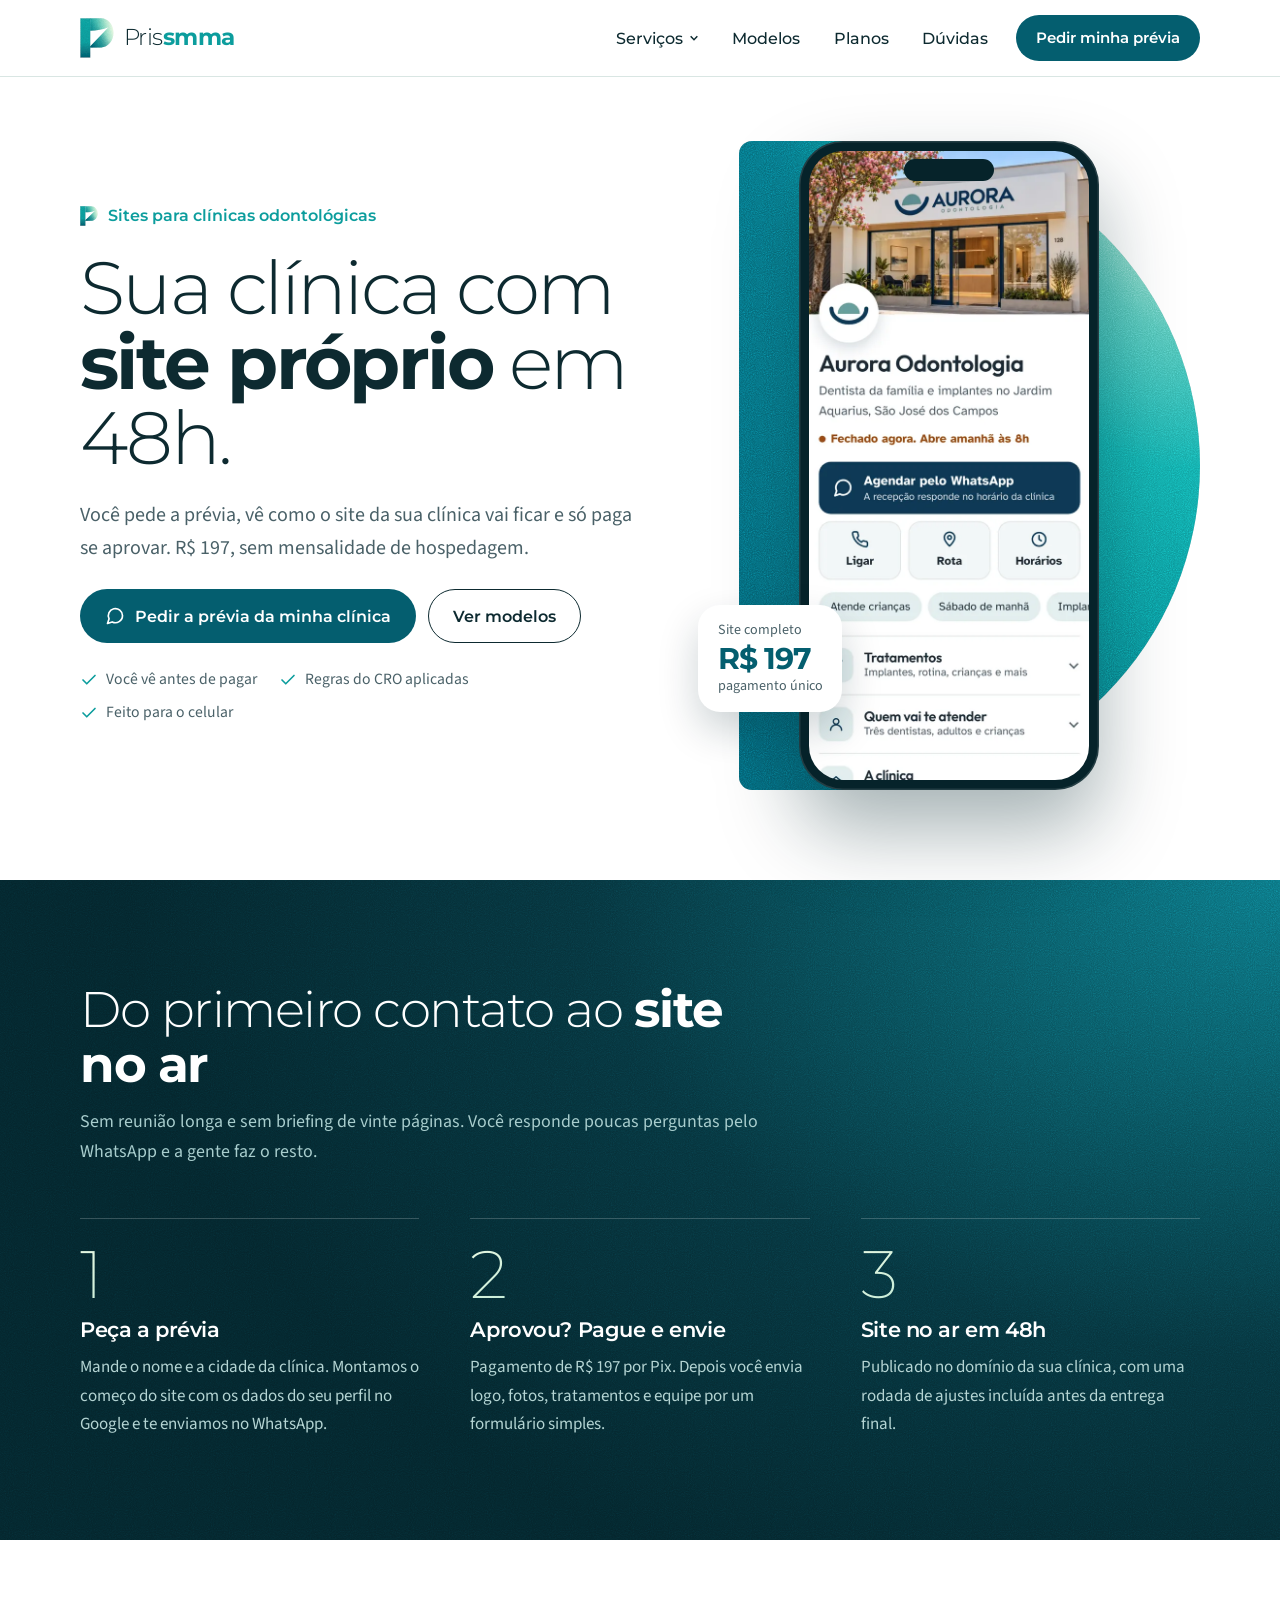
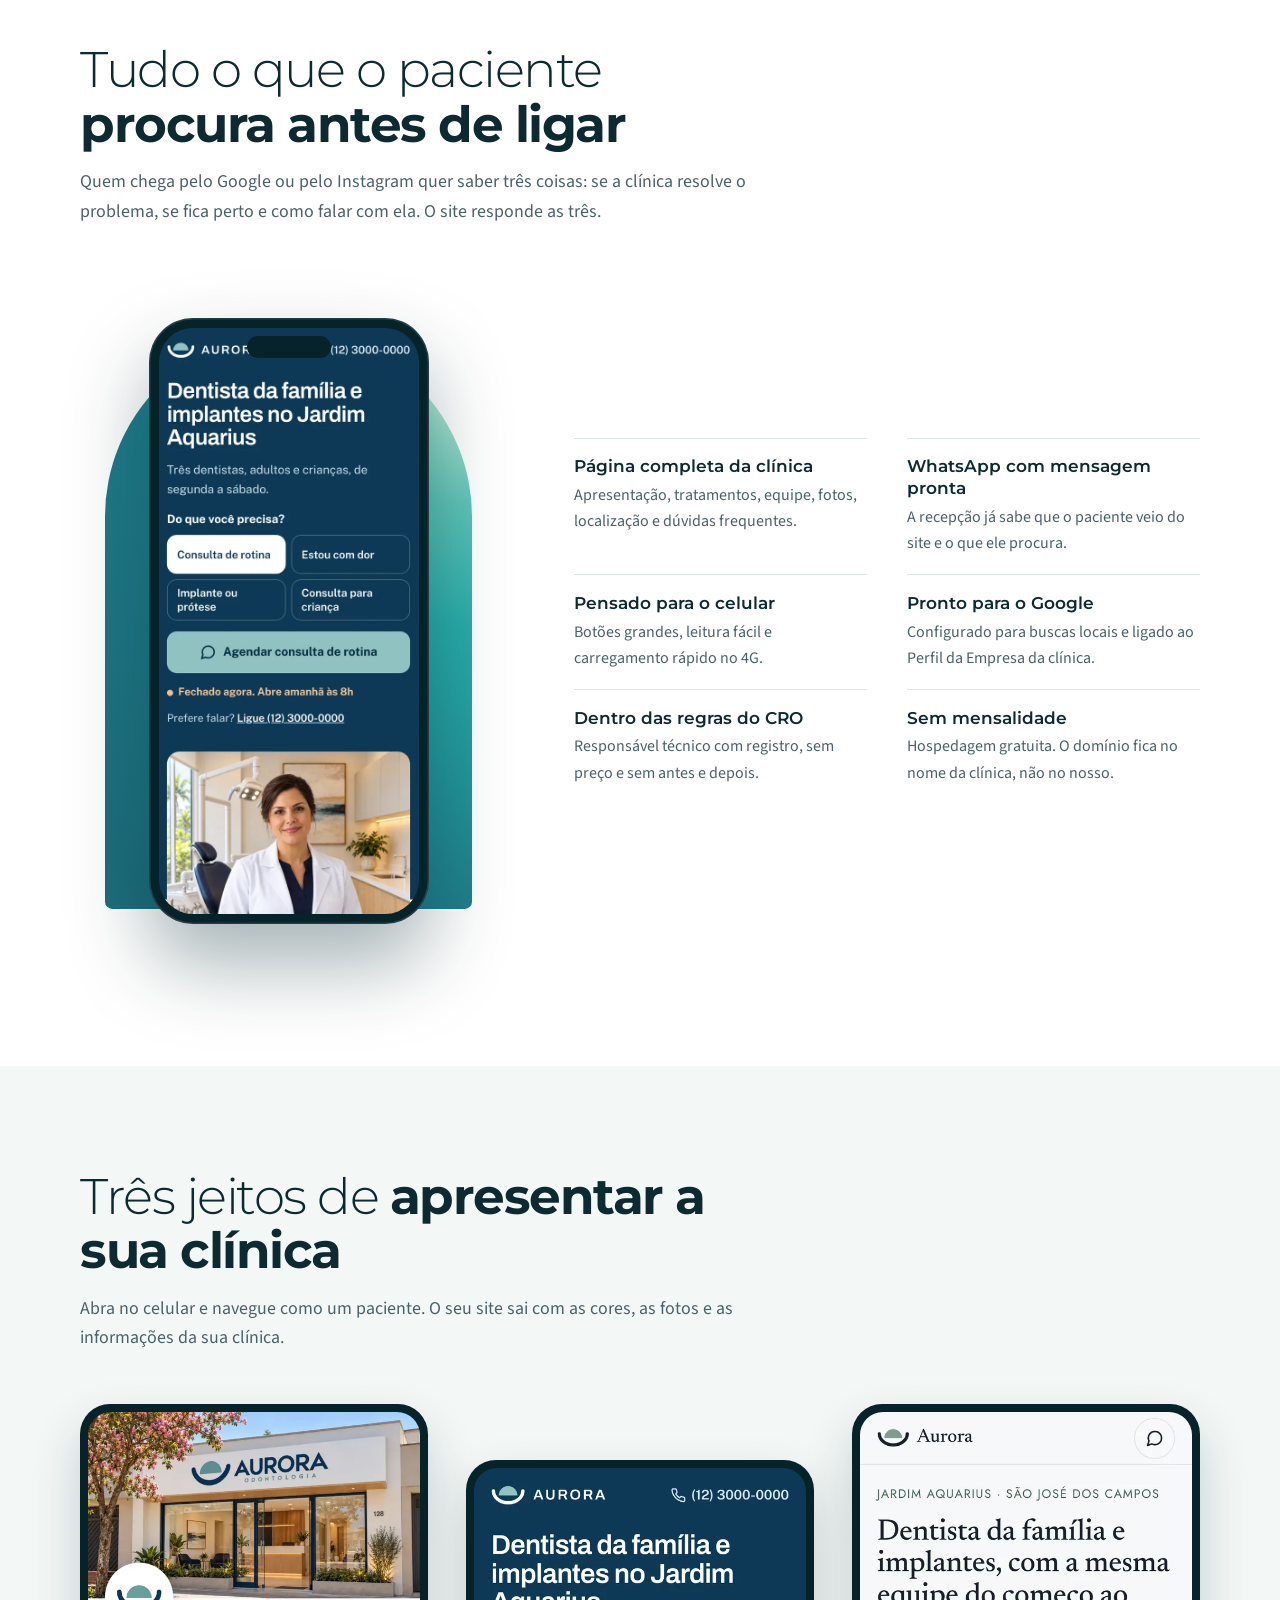
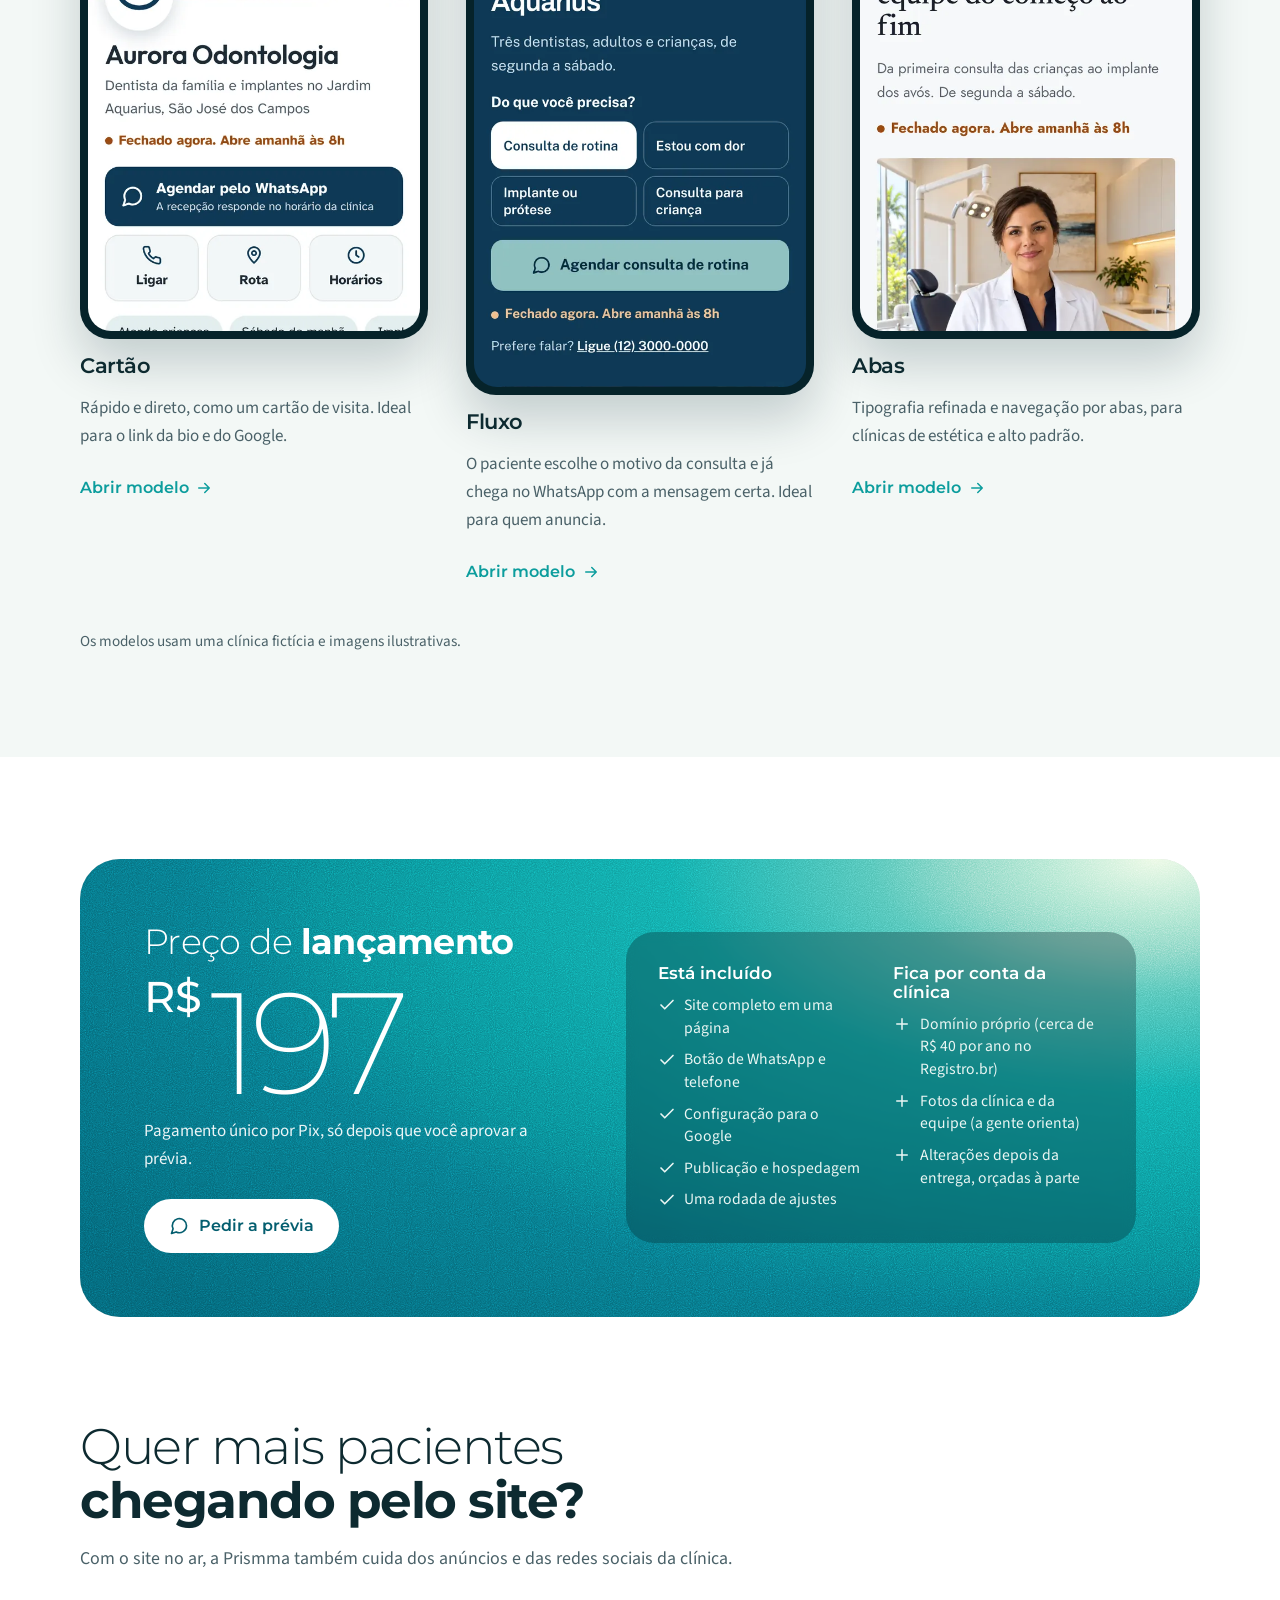
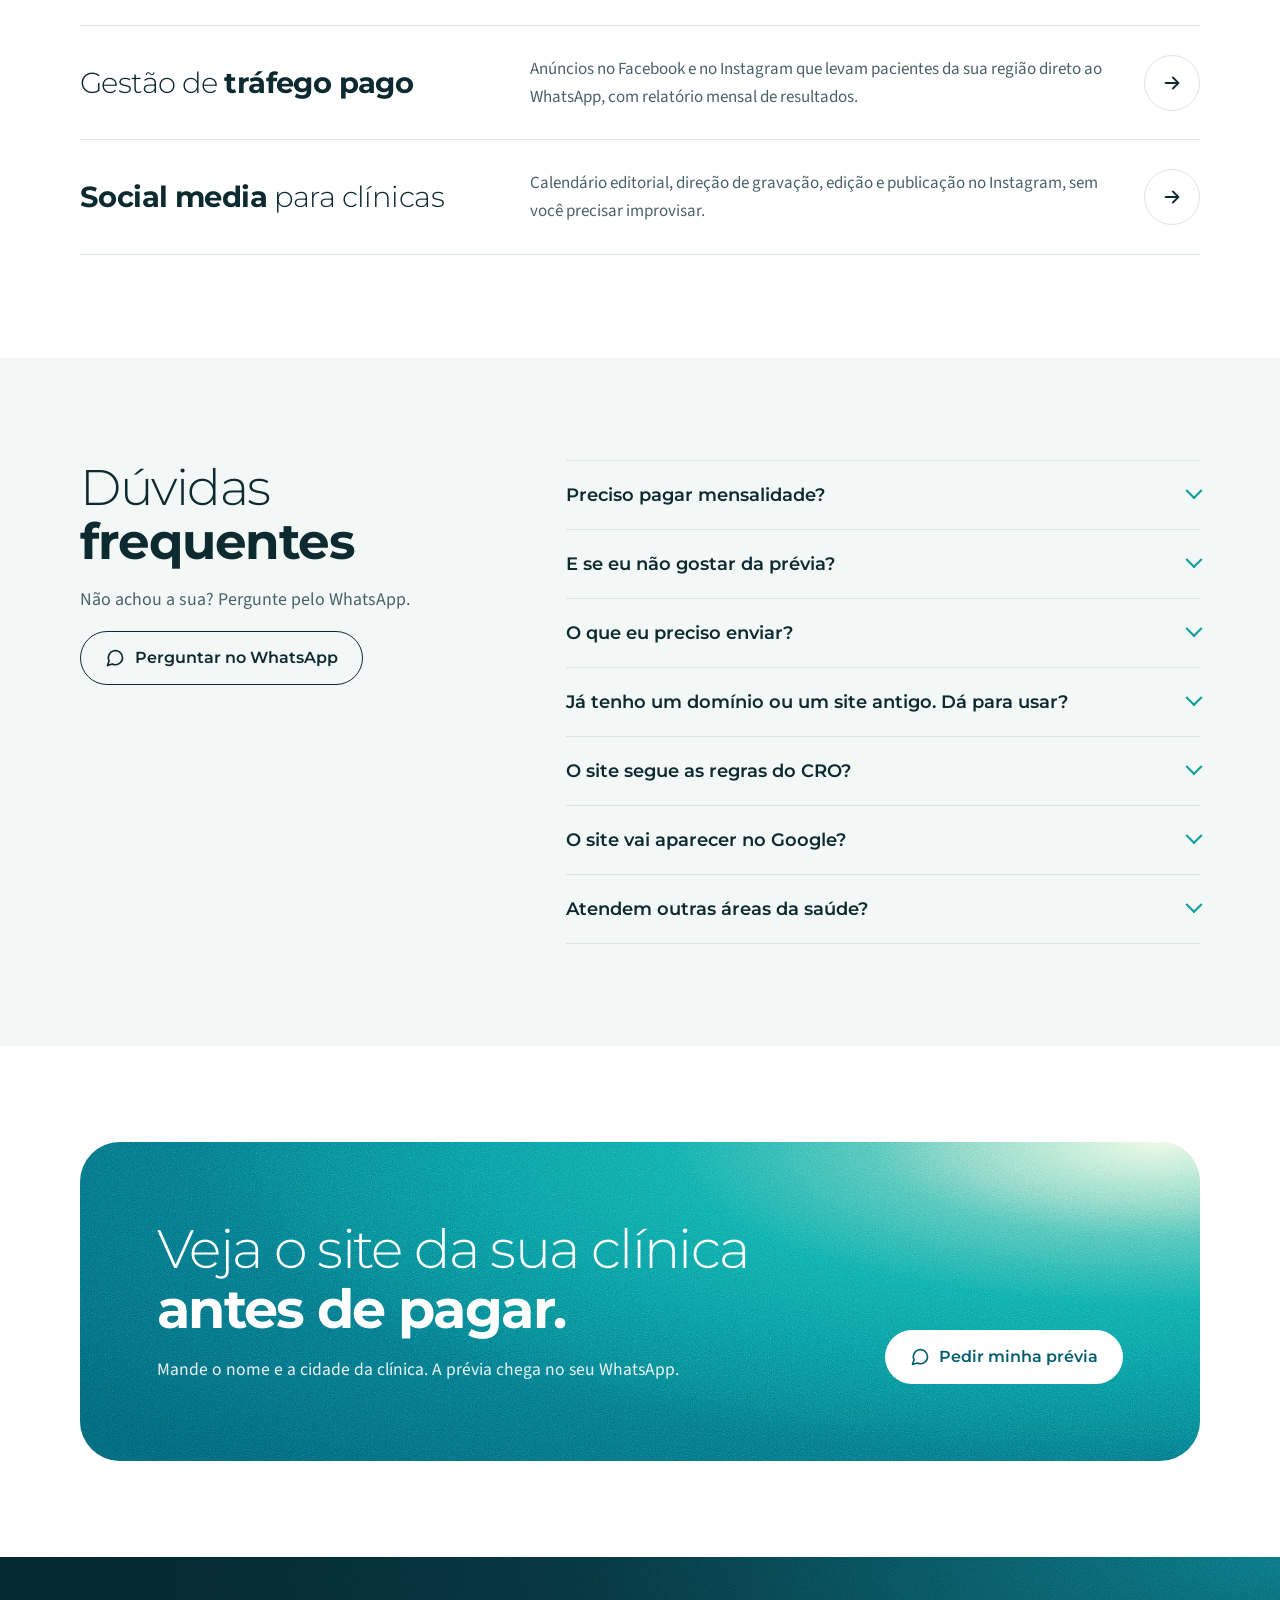
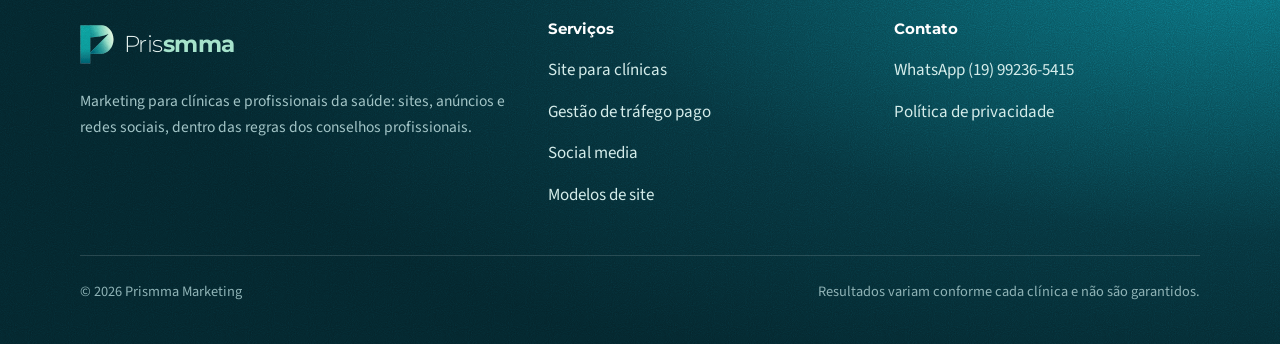
<file: index.html>
<!doctype html>
<html lang="pt-BR">
<head>
<meta charset="utf-8">
<meta name="viewport" content="width=device-width, initial-scale=1, viewport-fit=cover">
<title>Prismma | Site para clínica odontológica em 48h por R$ 197</title>
<meta name="description" content="Site completo para sua clínica odontológica em até 48h. Você vê a prévia antes de pagar. R$ 197, sem mensalidade de hospedagem.">
<link rel="canonical" href="https://prismma.shop/">
<meta property="og:type" content="website">
<meta property="og:title" content="Prismma | Site para clínica odontológica em 48h por R$ 197">
<meta property="og:description" content="Site completo para sua clínica odontológica em até 48h. Você vê a prévia antes de pagar. R$ 197, sem mensalidade de hospedagem.">
<meta property="og:url" content="https://prismma.shop/">
<meta property="og:image" content="https://prismma.shop/img/og-prismma.png">
<meta property="og:locale" content="pt_BR">
<meta name="theme-color" content="#045e6f">
<link rel="icon" href="img/prismma-p.svg" type="image/svg+xml">
<link rel="icon" href="favicon-32x32.png" sizes="32x32" type="image/png">
<link rel="apple-touch-icon" href="apple-touch-icon.png">
<link rel="manifest" href="site.webmanifest">
<link rel="preconnect" href="https://fonts.googleapis.com">
<link rel="preconnect" href="https://fonts.gstatic.com" crossorigin>
<link href="https://fonts.googleapis.com/css2?family=Montserrat:wght@200;300;400;500;600;700&family=Source+Sans+3:wght@400;600&display=swap" rel="stylesheet">
<link rel="stylesheet" href="site.css">
<style>
.hero { padding: clamp(2rem, 5vw, 4.5rem) 0 clamp(3.5rem, 7vw, 6rem); }
.hero-in { display: grid; grid-template-columns: 1.05fr .95fr; gap: clamp(2rem, 5vw, 4.5rem); align-items: center; }
.hero-texto { display: flex; flex-direction: column; gap: 1.5rem; }
.para-quem { display: inline-flex; align-items: center; gap: .6rem; color: var(--teal); font: 600 .98rem "Montserrat", system-ui, sans-serif; }
.para-quem img { width: 18px; }
.hero h1 { font-size: clamp(2.6rem, 6vw, 4.6rem); font-weight: 300; line-height: 1.02; letter-spacing: -0.035em; }
.hero h1 b { font-weight: 700; }
.hero .apoio { font-size: clamp(1.1rem, 1.6vw, 1.25rem); color: var(--tinta-2); max-width: 31em; }
.botoes { display: flex; flex-wrap: wrap; gap: .8rem; }
.garantias { list-style: none; padding: 0; display: flex; flex-wrap: wrap; gap: .4rem 1.4rem; font-size: .98rem; color: var(--tinta-2); }
.garantias li { display: inline-flex; align-items: center; gap: .5rem; }
.garantias svg { width: 18px; height: 18px; color: var(--teal); flex: none; }

.hero-arte { position: relative; min-height: 560px; display: grid; place-items: center; }
.bojo { position: absolute; inset: 0 0 0 8%; border-radius: 40px 999px 999px 40px; }

.telefone { position: relative; z-index: 2; width: min(300px, 70%); aspect-ratio: 390 / 844; border-radius: 44px; padding: 10px; background: #06232a; box-shadow: 0 40px 80px rgba(4, 36, 43, .35), inset 0 0 0 1.5px rgba(255, 255, 255, .12); }
.telefone img { width: 100%; height: 100%; object-fit: cover; object-position: top; border-radius: 34px; }
.telefone::before { content: ""; position: absolute; top: 18px; left: 50%; width: 30%; height: 22px; transform: translateX(-50%); border-radius: 999px; background: #06232a; z-index: 1; }
.etiqueta { position: absolute; z-index: 3; left: 0; bottom: 12%; background: var(--fundo); color: var(--tinta); border-radius: 22px; padding: .9rem 1.2rem; box-shadow: 0 18px 40px rgba(4, 36, 43, .2); display: flex; flex-direction: column; gap: .05rem; }
.etiqueta small { font-size: .88rem; color: var(--tinta-2); }
.etiqueta b { font: 700 1.9rem/1 "Montserrat", system-ui, sans-serif; letter-spacing: -0.03em; color: var(--petroleo); }
.etiqueta span { font-size: .88rem; color: var(--tinta-2); }

section { padding: clamp(4rem, 8vw, 7rem) 0; }
.cab { max-width: 40em; display: flex; flex-direction: column; gap: 1rem; margin-bottom: clamp(2.2rem, 4vw, 3.4rem); }
.cab h2 { font-size: clamp(2rem, 4vw, 3.1rem); font-weight: 300; letter-spacing: -0.03em; }
.cab h2 b { font-weight: 700; }
.cab p { color: var(--tinta-2); font-size: 1.12rem; }
.grao-escuro .cab h2 { color: #ffffff; }
.grao-escuro .cab p { color: #a8cdcd; }

.passos { list-style: none; padding: 0; display: grid; grid-template-columns: repeat(3, 1fr); gap: clamp(1.5rem, 4vw, 3.5rem); counter-reset: p; }
.passos li { counter-increment: p; display: flex; flex-direction: column; gap: .7rem; padding-top: 1.4rem; border-top: 1px solid rgba(255, 255, 255, .2); }
.passos li::before { content: counter(p); font: 200 4.2rem/1 "Montserrat", system-ui, sans-serif; letter-spacing: -0.04em; background: linear-gradient(135deg, #eaf9e3, #4fbfb1); -webkit-background-clip: text; background-clip: text; color: transparent; }
.passos h3 { color: #ffffff; font-size: 1.3rem; font-weight: 600; }
.passos p { color: #b4d4d3; }

.inclui { display: grid; grid-template-columns: .8fr 1.2fr; gap: clamp(2rem, 6vw, 5.5rem); align-items: center; }
.inclui-arte { position: relative; display: grid; place-items: center; padding: 2.5rem 0; }
.inclui-arte::before { content: ""; position: absolute; inset: 8% 6%; border-radius: 999px 999px 40px 40px; background: var(--degrade-fundo); opacity: .9; }
.inclui-arte .telefone { width: min(280px, 78%); }
.lista-inclui { list-style: none; padding: 0; display: grid; grid-template-columns: 1fr 1fr; gap: 0 2.5rem; }
.lista-inclui li { padding: 1.1rem 0; border-top: 1px solid var(--linha); display: flex; flex-direction: column; gap: .25rem; }
.lista-inclui b { font: 600 1.05rem/1.3 "Montserrat", system-ui, sans-serif; }
.lista-inclui span { color: var(--tinta-2); font-size: 1rem; }

.modelos-sec { background: var(--sup); }
.modelos { list-style: none; padding: 0; display: grid; grid-template-columns: repeat(3, 1fr); gap: clamp(1.2rem, 3vw, 2.5rem); align-items: start; }
.modelos li:nth-child(2) { margin-top: 3.5rem; }
.modelo { display: flex; flex-direction: column; gap: 1rem; text-decoration: none; }
.modelo .tela { border-radius: 30px; padding: 8px; background: #06232a; box-shadow: 0 24px 50px rgba(4, 36, 43, .2); aspect-ratio: 390 / 600; overflow: hidden; }
.modelo .tela img { width: 100%; height: 100%; object-fit: cover; object-position: top; border-radius: 23px; }
.modelo h3 { font-size: 1.3rem; font-weight: 600; }
.modelo p { color: var(--tinta-2); }
.modelo .abrir { display: inline-flex; align-items: center; gap: .4rem; min-height: 44px; font: 600 .98rem "Montserrat", system-ui, sans-serif; color: var(--teal); }
.modelo:hover .abrir { text-decoration: underline; }
.nota-modelos { margin-top: 2.2rem; font-size: .95rem; color: var(--tinta-2); }

.preco-card { border-radius: 40px; padding: clamp(2rem, 5vw, 4rem); display: grid; grid-template-columns: .9fr 1.1fr; gap: clamp(2rem, 5vw, 4rem); align-items: center; }
.preco-card h2 { color: #ffffff; font-size: clamp(1.6rem, 3vw, 2.2rem); font-weight: 300; }
.preco-card h2 b { font-weight: 700; }
.valor { font: 200 clamp(5rem, 13vw, 9rem)/.9 "Montserrat", system-ui, sans-serif; letter-spacing: -0.06em; color: #ffffff; margin: 1rem 0 .6rem; }
.valor small { font-size: .3em; font-weight: 500; letter-spacing: -0.01em; vertical-align: top; margin-right: .2em; }
.preco-card .sub { color: rgba(255, 255, 255, .92); }
.preco-card .btn { margin-top: 1.6rem; }
.colunas-preco { display: grid; grid-template-columns: 1fr 1fr; gap: 1.5rem; background: rgba(4, 36, 43, .32); border-radius: 28px; padding: clamp(1.4rem, 3vw, 2rem); backdrop-filter: blur(6px); -webkit-backdrop-filter: blur(6px); }
.colunas-preco h3 { color: #ffffff; font-size: 1.05rem; font-weight: 600; margin-bottom: .7rem; letter-spacing: 0; }
.colunas-preco ul { list-style: none; padding: 0; display: grid; gap: .55rem; }
.colunas-preco li { display: grid; grid-template-columns: 18px 1fr; gap: .55rem; color: #eaf6f3; font-size: .98rem; line-height: 1.45; }
.colunas-preco svg { width: 18px; height: 18px; margin-top: .15rem; }

.servicos { display: grid; gap: 0; border-top: 1px solid var(--linha); }
.servico { display: grid; grid-template-columns: 1fr 1.4fr auto; gap: 1.5rem 2.5rem; align-items: center; padding: 1.8rem 0; border-bottom: 1px solid var(--linha); text-decoration: none; }
.servico h3 { font-size: clamp(1.35rem, 2.4vw, 1.8rem); font-weight: 300; }
.servico h3 b { font-weight: 700; }
.servico p { color: var(--tinta-2); }
.servico .ir { width: 56px; height: 56px; border-radius: 999px; display: grid; place-items: center; border: 1.5px solid var(--linha); color: var(--tinta); transition: background .2s ease, color .2s ease, border-color .2s ease; }
.servico .ir svg { width: 22px; height: 22px; }
.servico:hover .ir { background: var(--petroleo); border-color: var(--petroleo); color: #ffffff; }

.faq-in { display: grid; grid-template-columns: .8fr 1.2fr; gap: clamp(2rem, 5vw, 5rem); align-items: start; }
.faq-in .cab { position: sticky; top: 110px; }
.faq details { border-top: 1px solid var(--linha); }
.faq details:last-child { border-bottom: 1px solid var(--linha); }
.faq summary { list-style: none; cursor: pointer; display: flex; align-items: center; justify-content: space-between; gap: 1rem; min-height: 68px; padding: 1rem 0; font: 600 1.12rem/1.35 "Montserrat", system-ui, sans-serif; }
.faq summary::-webkit-details-marker { display: none; }
.faq summary::after { content: ""; flex: none; width: 12px; height: 12px; border-right: 2px solid var(--teal); border-bottom: 2px solid var(--teal); transform: rotate(45deg) translate(-3px, -3px); transition: transform .2s ease; }
.faq details[open] summary::after { transform: rotate(-135deg) translate(-3px, -3px); }
.faq details p { padding: 0 2rem 1.4rem 0; color: var(--tinta-2); }

.final { padding: 0 0 clamp(4rem, 8vw, 6rem); }
.final-card { border-radius: 40px; padding: clamp(2.5rem, 6vw, 5rem); display: grid; grid-template-columns: 1.3fr .7fr; gap: 2rem; align-items: end; }
.final-card h2 { color: #ffffff; font-size: clamp(2rem, 4.4vw, 3.4rem); font-weight: 300; letter-spacing: -0.03em; }
.final-card h2 b { font-weight: 700; }
.final-card p { color: rgba(255, 255, 255, .92); margin-top: 1rem; font-size: 1.1rem; max-width: 30em; }
.final-card .botoes { justify-content: flex-end; }

@media (max-width: 960px) {
  .hero-in, .inclui, .preco-card, .faq-in, .final-card { grid-template-columns: 1fr; }
  .hero-arte { min-height: 520px; }
  .bojo { inset: 0 0 0 0; }
  .passos { grid-template-columns: 1fr; gap: 1.2rem; }
  .passos li { display: grid; grid-template-columns: 64px 1fr; column-gap: 1rem; }
  .passos li::before { grid-row: span 2; font-size: 3.2rem; }
  .inclui-arte { order: 2; }
  .faq-in .cab { position: static; }
  .final-card .botoes { justify-content: flex-start; }
  .servico { grid-template-columns: 1fr auto; }
  .servico p { grid-column: 1; }
  .servico .ir { grid-row: 1 / span 2; grid-column: 2; }
  .modelos { grid-auto-flow: column; grid-template-columns: none; grid-auto-columns: 70%; overflow-x: auto; scroll-snap-type: x mandatory; padding-bottom: 1rem; scrollbar-width: none; }
  .modelos::-webkit-scrollbar { display: none; }
  .modelos li { scroll-snap-align: start; }
  .modelos li:nth-child(2) { margin-top: 0; }
}
@media (max-width: 600px) {
  .hero-arte { min-height: 460px; }
  .etiqueta { bottom: 6%; padding: .7rem 1rem; }
  .etiqueta b { font-size: 1.6rem; }
  .lista-inclui, .colunas-preco { grid-template-columns: 1fr; }
  .botoes .btn { flex: 1 1 100%; }
}

</style>
</head>
<body>
<a class="visual-oculto" href="#conteudo">Pular para o conteúdo</a>
<header class="topo">
  <div class="wrap topo-in">
    <a class="marca" href="index.html" aria-label="Prismma, página inicial"><img src="img/prismma-p.svg" width="34" height="39" alt=""><span>Pris<b>smma</b></span></a>
    <button class="menu-btn" type="button" aria-expanded="false" aria-controls="nav" aria-label="Abrir menu"><svg viewBox="0 0 24 24" fill="none" stroke="currentColor" stroke-width="2" stroke-linecap="round" aria-hidden="true"><path d="M4 7h16M4 12h16M4 17h16"/></svg></button>
    <nav class="nav" id="nav" aria-label="Principal">
      <div class="grupo">
        <button type="button" aria-expanded="false" aria-controls="sub-servicos">Serviços <svg class="seta" viewBox="0 0 12 12" fill="none" stroke="currentColor" stroke-width="1.8" aria-hidden="true"><path d="m2 4 4 4 4-4"/></svg></button>
        <div class="submenu" id="sub-servicos" hidden>
          <a href="index.html"><span class="ic grao"><svg viewBox="0 0 24 24" fill="none" stroke="currentColor" stroke-width="1.8" stroke-linecap="round" stroke-linejoin="round" aria-hidden="true"><rect x="6" y="2.5" width="12" height="19" rx="2.5"/><path d="M10.5 18.5h3"/></svg></span><span><b>Site para clínicas</b><small>Pronto em 48h, você aprova antes de pagar</small></span><span class="preco">R$ 197</span></a>
          <a href="planos.html#trafego"><span class="ic grao"><svg viewBox="0 0 24 24" fill="none" stroke="currentColor" stroke-width="1.8" stroke-linecap="round" stroke-linejoin="round" aria-hidden="true"><path d="M3 17l6-6 4 4 8-8"/><path d="M15 7h6v6"/></svg></span><span><b>Gestão de tráfego pago</b><small>Anúncios no Meta para gerar contatos no WhatsApp</small></span></a>
          <a href="planos.html#social"><span class="ic grao"><svg viewBox="0 0 24 24" fill="none" stroke="currentColor" stroke-width="1.8" stroke-linecap="round" stroke-linejoin="round" aria-hidden="true"><rect x="3" y="3" width="18" height="18" rx="5"/><circle cx="12" cy="12" r="4"/><path d="M17.5 6.5h.01"/></svg></span><span><b>Social media</b><small>Calendário, edição e publicação do Instagram</small></span></a>
        </div>
      </div>
      <a href="index.html#modelos">Modelos</a>
      <a href="planos.html">Planos</a>
      <a href="index.html#duvidas">Dúvidas</a>
      <a class="btn btn-acao" data-wa="Olá! Vim pelo site da Prismma e quero a prévia do site da minha clínica." data-evento="clique_whatsapp_topo">Pedir minha prévia</a>
    </nav>
  </div>
</header>

<main id="conteudo">
  <section class="hero" aria-labelledby="t-hero" style="padding-top:clamp(2rem,5vw,4.5rem)">
    <div class="wrap hero-in">
      <div class="hero-texto">
        <p class="para-quem"><img src="img/prismma-p.svg" width="18" height="21" alt="">Sites para clínicas odontológicas</p>
        <h1 id="t-hero">Sua clínica com <b>site próprio</b> em 48h.</h1>
        <p class="apoio">Você pede a prévia, vê como o site da sua clínica vai ficar e só paga se aprovar. R$ 197, sem mensalidade de hospedagem.</p>
        <div class="botoes">
          <a class="btn btn-acao" data-wa="Olá! Vim pelo site da Prismma e quero a prévia do site da minha clínica. Nome da clínica e cidade: " data-evento="clique_whatsapp_hero"><svg viewBox="0 0 24 24" fill="none" stroke="currentColor" stroke-width="2" stroke-linecap="round" stroke-linejoin="round" aria-hidden="true"><path d="M21 11.5a8.5 8.5 0 0 1-12.4 7.6L3 21l1.9-5.6A8.5 8.5 0 1 1 21 11.5z"/></svg>Pedir a prévia da minha clínica</a>
          <a class="btn btn-linha" href="#modelos">Ver modelos</a>
        </div>
        <ul class="garantias">
          <li><svg viewBox="0 0 24 24" fill="none" stroke="currentColor" stroke-width="2.2" stroke-linecap="round" stroke-linejoin="round" aria-hidden="true"><path d="M20 6 9 17l-5-5"/></svg>Você vê antes de pagar</li>
          <li><svg viewBox="0 0 24 24" fill="none" stroke="currentColor" stroke-width="2.2" stroke-linecap="round" stroke-linejoin="round" aria-hidden="true"><path d="M20 6 9 17l-5-5"/></svg>Regras do CRO aplicadas</li>
          <li><svg viewBox="0 0 24 24" fill="none" stroke="currentColor" stroke-width="2.2" stroke-linecap="round" stroke-linejoin="round" aria-hidden="true"><path d="M20 6 9 17l-5-5"/></svg>Feito para o celular</li>
        </ul>
      </div>
      <div class="hero-arte" aria-hidden="true">
        <div class="bojo grao"></div>
        <div class="telefone"><img src="img/modelo-cartao.webp" width="600" height="1298" alt=""></div>
        <div class="etiqueta"><small>Site completo</small><b>R$ 197</b><span>pagamento único</span></div>
      </div>
    </div>
  </section>

  <section class="grao-escuro" aria-labelledby="t-passos">
    <div class="wrap">
      <div class="cab">
        <h2 id="t-passos">Do primeiro contato ao <b>site no ar</b></h2>
        <p>Sem reunião longa e sem briefing de vinte páginas. Você responde poucas perguntas pelo WhatsApp e a gente faz o resto.</p>
      </div>
      <ol class="passos">
        <li><h3>Peça a prévia</h3><p>Mande o nome e a cidade da clínica. Montamos o começo do site com os dados do seu perfil no Google e te enviamos no WhatsApp.</p></li>
        <li><h3>Aprovou? Pague e envie</h3><p>Pagamento de R$ 197 por Pix. Depois você envia logo, fotos, tratamentos e equipe por um formulário simples.</p></li>
        <li><h3>Site no ar em 48h</h3><p>Publicado no domínio da sua clínica, com uma rodada de ajustes incluída antes da entrega final.</p></li>
      </ol>
    </div>
  </section>

  <section aria-labelledby="t-inclui">
    <div class="wrap">
      <div class="cab">
        <h2 id="t-inclui">Tudo o que o paciente <b>procura antes de ligar</b></h2>
        <p>Quem chega pelo Google ou pelo Instagram quer saber três coisas: se a clínica resolve o problema, se fica perto e como falar com ela. O site responde as três.</p>
      </div>
      <div class="inclui">
        <div class="inclui-arte" aria-hidden="true"><div class="telefone"><img src="img/modelo-fluxo.webp" width="600" height="1298" alt="" loading="lazy"></div></div>
        <ul class="lista-inclui">
          <li><b>Página completa da clínica</b><span>Apresentação, tratamentos, equipe, fotos, localização e dúvidas frequentes.</span></li>
          <li><b>WhatsApp com mensagem pronta</b><span>A recepção já sabe que o paciente veio do site e o que ele procura.</span></li>
          <li><b>Pensado para o celular</b><span>Botões grandes, leitura fácil e carregamento rápido no 4G.</span></li>
          <li><b>Pronto para o Google</b><span>Configurado para buscas locais e ligado ao Perfil da Empresa da clínica.</span></li>
          <li><b>Dentro das regras do CRO</b><span>Responsável técnico com registro, sem preço e sem antes e depois.</span></li>
          <li><b>Sem mensalidade</b><span>Hospedagem gratuita. O domínio fica no nome da clínica, não no nosso.</span></li>
        </ul>
      </div>
    </div>
  </section>

  <section class="modelos-sec" id="modelos" aria-labelledby="t-modelos">
    <div class="wrap">
      <div class="cab">
        <h2 id="t-modelos">Três jeitos de <b>apresentar a sua clínica</b></h2>
        <p>Abra no celular e navegue como um paciente. O seu site sai com as cores, as fotos e as informações da sua clínica.</p>
      </div>
      <ul class="modelos">
        <li><a class="modelo" href="modelo-cartao.html" target="_blank" rel="noopener"><span class="tela"><img src="img/modelo-cartao.webp" width="600" height="1298" alt="Modelo Cartão no celular" loading="lazy"></span><h3>Cartão</h3><p>Rápido e direto, como um cartão de visita. Ideal para o link da bio e do Google.</p><span class="abrir">Abrir modelo <svg viewBox="0 0 24 24" fill="none" stroke="currentColor" stroke-width="2" stroke-linecap="round" stroke-linejoin="round" aria-hidden="true"><path d="M5 12h14M13 6l6 6-6 6"/></svg></span></a></li>
        <li><a class="modelo" href="modelo-fluxo.html" target="_blank" rel="noopener"><span class="tela"><img src="img/modelo-fluxo.webp" width="600" height="1298" alt="Modelo Fluxo no celular" loading="lazy"></span><h3>Fluxo</h3><p>O paciente escolhe o motivo da consulta e já chega no WhatsApp com a mensagem certa. Ideal para quem anuncia.</p><span class="abrir">Abrir modelo <svg viewBox="0 0 24 24" fill="none" stroke="currentColor" stroke-width="2" stroke-linecap="round" stroke-linejoin="round" aria-hidden="true"><path d="M5 12h14M13 6l6 6-6 6"/></svg></span></a></li>
        <li><a class="modelo" href="modelo-abas.html" target="_blank" rel="noopener"><span class="tela"><img src="img/modelo-abas.webp" width="600" height="1298" alt="Modelo Abas no celular" loading="lazy"></span><h3>Abas</h3><p>Tipografia refinada e navegação por abas, para clínicas de estética e alto padrão.</p><span class="abrir">Abrir modelo <svg viewBox="0 0 24 24" fill="none" stroke="currentColor" stroke-width="2" stroke-linecap="round" stroke-linejoin="round" aria-hidden="true"><path d="M5 12h14M13 6l6 6-6 6"/></svg></span></a></li>
      </ul>
      <p class="nota-modelos">Os modelos usam uma clínica fictícia e imagens ilustrativas.</p>
    </div>
  </section>

  <section aria-labelledby="t-preco">
    <div class="wrap">
      <div class="preco-card grao">
        <div>
          <h2 id="t-preco">Preço de <b>lançamento</b></h2>
          <p class="valor"><small>R$</small>197</p>
          <p class="sub">Pagamento único por Pix, só depois que você aprovar a prévia.</p>
          <a class="btn btn-claro" data-wa="Olá! Vim pelo site da Prismma e quero a prévia do site da minha clínica. Nome da clínica e cidade: " data-evento="clique_whatsapp_preco"><svg viewBox="0 0 24 24" fill="none" stroke="currentColor" stroke-width="2" stroke-linecap="round" stroke-linejoin="round" aria-hidden="true"><path d="M21 11.5a8.5 8.5 0 0 1-12.4 7.6L3 21l1.9-5.6A8.5 8.5 0 1 1 21 11.5z"/></svg>Pedir a prévia</a>
        </div>
        <div class="colunas-preco">
          <div>
            <h3>Está incluído</h3>
            <ul>
              <li><svg viewBox="0 0 24 24" fill="none" stroke="currentColor" stroke-width="2.2" stroke-linecap="round" stroke-linejoin="round" aria-hidden="true"><path d="M20 6 9 17l-5-5"/></svg>Site completo em uma página</li>
              <li><svg viewBox="0 0 24 24" fill="none" stroke="currentColor" stroke-width="2.2" stroke-linecap="round" stroke-linejoin="round" aria-hidden="true"><path d="M20 6 9 17l-5-5"/></svg>Botão de WhatsApp e telefone</li>
              <li><svg viewBox="0 0 24 24" fill="none" stroke="currentColor" stroke-width="2.2" stroke-linecap="round" stroke-linejoin="round" aria-hidden="true"><path d="M20 6 9 17l-5-5"/></svg>Configuração para o Google</li>
              <li><svg viewBox="0 0 24 24" fill="none" stroke="currentColor" stroke-width="2.2" stroke-linecap="round" stroke-linejoin="round" aria-hidden="true"><path d="M20 6 9 17l-5-5"/></svg>Publicação e hospedagem</li>
              <li><svg viewBox="0 0 24 24" fill="none" stroke="currentColor" stroke-width="2.2" stroke-linecap="round" stroke-linejoin="round" aria-hidden="true"><path d="M20 6 9 17l-5-5"/></svg>Uma rodada de ajustes</li>
            </ul>
          </div>
          <div>
            <h3>Fica por conta da clínica</h3>
            <ul>
              <li><svg viewBox="0 0 24 24" fill="none" stroke="currentColor" stroke-width="2" stroke-linecap="round" stroke-linejoin="round" aria-hidden="true"><path d="M12 5v14M5 12h14"/></svg>Domínio próprio (cerca de R$ 40 por ano no Registro.br)</li>
              <li><svg viewBox="0 0 24 24" fill="none" stroke="currentColor" stroke-width="2" stroke-linecap="round" stroke-linejoin="round" aria-hidden="true"><path d="M12 5v14M5 12h14"/></svg>Fotos da clínica e da equipe (a gente orienta)</li>
              <li><svg viewBox="0 0 24 24" fill="none" stroke="currentColor" stroke-width="2" stroke-linecap="round" stroke-linejoin="round" aria-hidden="true"><path d="M12 5v14M5 12h14"/></svg>Alterações depois da entrega, orçadas à parte</li>
            </ul>
          </div>
        </div>
      </div>
    </div>
  </section>

  <section aria-labelledby="t-servicos" style="padding-top:0">
    <div class="wrap">
      <div class="cab">
        <h2 id="t-servicos">Quer mais pacientes <b>chegando pelo site?</b></h2>
        <p>Com o site no ar, a Prismma também cuida dos anúncios e das redes sociais da clínica.</p>
      </div>
      <div class="servicos">
        <a class="servico" href="planos.html#trafego"><h3>Gestão de <b>tráfego pago</b></h3><p>Anúncios no Facebook e no Instagram que levam pacientes da sua região direto ao WhatsApp, com relatório mensal de resultados.</p><span class="ir"><svg viewBox="0 0 24 24" fill="none" stroke="currentColor" stroke-width="2" stroke-linecap="round" stroke-linejoin="round" aria-hidden="true"><path d="M5 12h14M13 6l6 6-6 6"/></svg></span></a>
        <a class="servico" href="planos.html#social"><h3><b>Social media</b> para clínicas</h3><p>Calendário editorial, direção de gravação, edição e publicação no Instagram, sem você precisar improvisar.</p><span class="ir"><svg viewBox="0 0 24 24" fill="none" stroke="currentColor" stroke-width="2" stroke-linecap="round" stroke-linejoin="round" aria-hidden="true"><path d="M5 12h14M13 6l6 6-6 6"/></svg></span></a>
      </div>
    </div>
  </section>

  <section class="modelos-sec" id="duvidas" aria-labelledby="t-duvidas">
    <div class="wrap faq-in">
      <div class="cab">
        <h2 id="t-duvidas">Dúvidas <b>frequentes</b></h2>
        <p>Não achou a sua? Pergunte pelo WhatsApp.</p>
        <div><a class="btn btn-linha" data-wa="Olá! Vim pelo site da Prismma e tenho uma dúvida sobre o site para clínicas." data-evento="clique_whatsapp_faq"><svg viewBox="0 0 24 24" fill="none" stroke="currentColor" stroke-width="2" stroke-linecap="round" stroke-linejoin="round" aria-hidden="true"><path d="M21 11.5a8.5 8.5 0 0 1-12.4 7.6L3 21l1.9-5.6A8.5 8.5 0 1 1 21 11.5z"/></svg>Perguntar no WhatsApp</a></div>
      </div>
      <div class="faq">
        <details><summary>Preciso pagar mensalidade?</summary><p>Não. A hospedagem é gratuita. O único custo recorrente é o domínio (o endereço do site), pago pela clínica diretamente no Registro.br, cerca de R$ 40 por ano.</p></details>
        <details><summary>E se eu não gostar da prévia?</summary><p>Você não paga nada. O pagamento só acontece depois que você vê a prévia e decide seguir.</p></details>
        <details><summary>O que eu preciso enviar?</summary><p>Logo, fotos da fachada, da recepção, dos consultórios e da equipe, a lista de tratamentos, o nome e o CRO de cada dentista, o endereço e o horário. Se as fotos ainda não existirem, enviamos um roteiro para tirar com o celular.</p></details>
        <details><summary>Já tenho um domínio ou um site antigo. Dá para usar?</summary><p>Sim. Apontamos o domínio que a clínica já tem para o novo site, sem custo adicional.</p></details>
        <details><summary>O site segue as regras do CRO?</summary><p>Sim. O site traz o nome e o registro do responsável técnico, não anuncia preços de tratamentos e não usa fotos de antes e depois.</p></details>
        <details><summary>O site vai aparecer no Google?</summary><p>Configuramos o site para o Google encontrar e entender a clínica, e o ligamos ao Perfil da Empresa. A posição nos resultados depende de vários fatores e não pode ser garantida.</p></details>
        <details><summary>Atendem outras áreas da saúde?</summary><p>Começamos pelas clínicas odontológicas. Para médicos, fisioterapeutas e outras áreas, fale com a gente: as regras de cada conselho mudam o que pode aparecer no site.</p></details>
      </div>
    </div>
  </section>

  <section class="final" aria-labelledby="t-final" style="padding-top:clamp(4rem,8vw,6rem)">
    <div class="wrap">
      <div class="final-card grao">
        <div>
          <h2 id="t-final">Veja o site da sua clínica <b>antes de pagar.</b></h2>
          <p>Mande o nome e a cidade da clínica. A prévia chega no seu WhatsApp.</p>
        </div>
        <div class="botoes"><a class="btn btn-claro" data-wa="Olá! Vim pelo site da Prismma e quero a prévia do site da minha clínica. Nome da clínica e cidade: " data-evento="clique_whatsapp_final"><svg viewBox="0 0 24 24" fill="none" stroke="currentColor" stroke-width="2" stroke-linecap="round" stroke-linejoin="round" aria-hidden="true"><path d="M21 11.5a8.5 8.5 0 0 1-12.4 7.6L3 21l1.9-5.6A8.5 8.5 0 1 1 21 11.5z"/></svg>Pedir minha prévia</a></div>
      </div>
    </div>
  </section>
</main>
<div class="flutua"><a class="btn btn-acao" data-wa="Olá! Vim pelo site da Prismma e quero a prévia do site da minha clínica. Nome da clínica e cidade: " data-evento="clique_whatsapp_flutuante" aria-label="Pedir prévia pelo WhatsApp"><svg viewBox="0 0 24 24" fill="none" stroke="currentColor" stroke-width="2" stroke-linecap="round" stroke-linejoin="round" aria-hidden="true"><path d="M21 11.5a8.5 8.5 0 0 1-12.4 7.6L3 21l1.9-5.6A8.5 8.5 0 1 1 21 11.5z"/></svg>Pedir prévia</a></div>

<footer class="rodape grao-escuro">
  <div class="wrap rodape-in">
    <div>
      <a class="marca" href="index.html" aria-label="Prismma, página inicial"><img src="img/prismma-p.svg" width="34" height="39" alt=""><span>Pris<b>smma</b></span></a>
      <p>Marketing para clínicas e profissionais da saúde: sites, anúncios e redes sociais, dentro das regras dos conselhos profissionais.</p>
    </div>
    <div>
      <h4>Serviços</h4>
      <ul>
        <li><a href="index.html">Site para clínicas</a></li>
        <li><a href="planos.html#trafego">Gestão de tráfego pago</a></li>
        <li><a href="planos.html#social">Social media</a></li>
        <li><a href="index.html#modelos">Modelos de site</a></li>
      </ul>
    </div>
    <div>
      <h4>Contato</h4>
      <ul>
        <li><a data-wa="Olá! Vim pelo site da Prismma." data-evento="clique_whatsapp_rodape">WhatsApp (19) 99236-5415</a></li>
        <li><a href="politica-de-privacidade.html">Política de privacidade</a></li>
      </ul>
    </div>
    <div class="rodape-base">
      <span>© 2026 Prismma Marketing</span>
      <span>Resultados variam conforme cada clínica e não são garantidos.</span>
    </div>
  </div>
</footer>

<script src="site.js" defer></script>
</body>
</html>
</file>
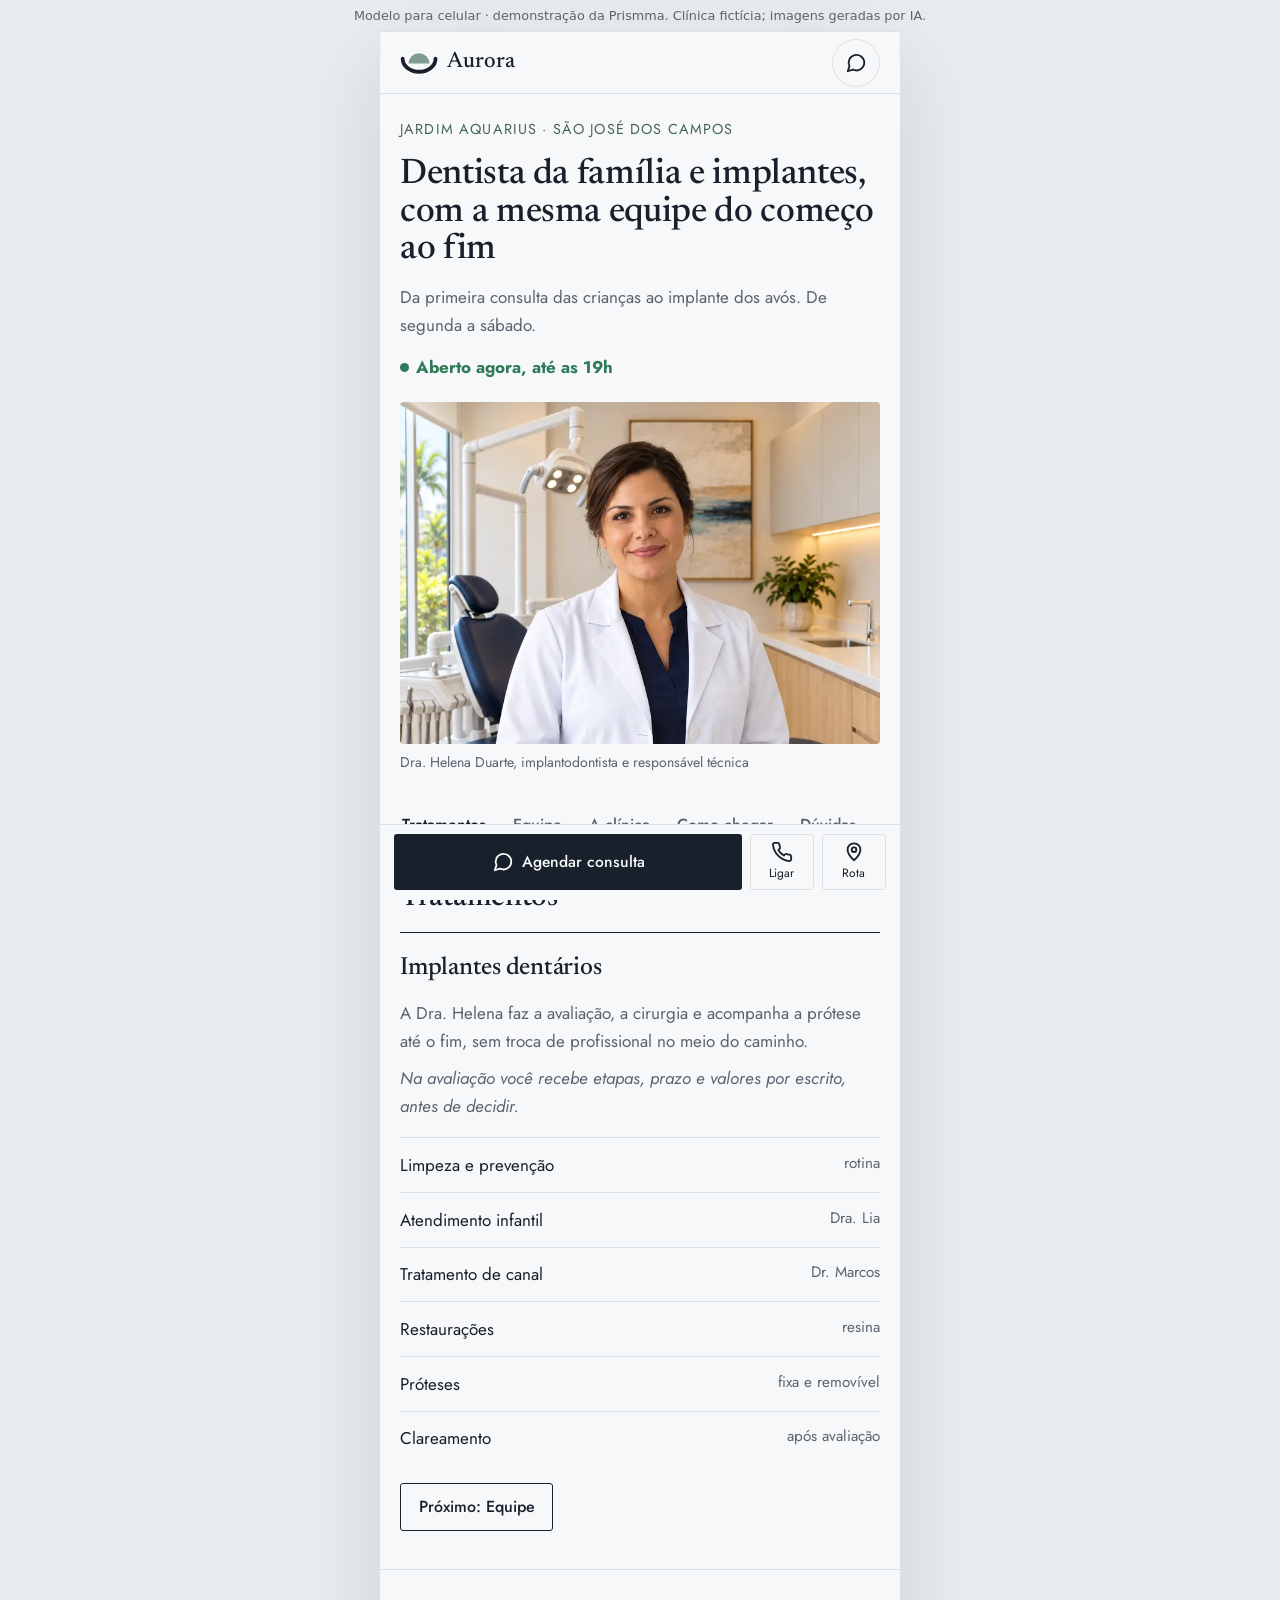
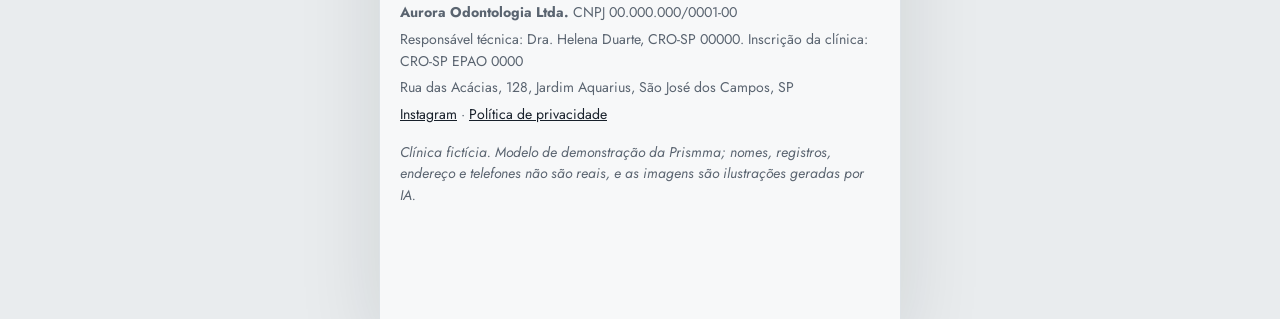
<file: modelo-abas.html>
<!doctype html>
<html lang="pt-BR">
<head>
<meta charset="utf-8">
<meta name="robots" content="noindex">
<meta name="viewport" content="width=device-width, initial-scale=1, viewport-fit=cover">
<title>Aurora Celular Abas</title>
<meta name="description" content="Dentista para a família toda e implantes com especialista no Jardim Aquarius, São José dos Campos. Atendimento infantil e aos sábados. Agende pelo WhatsApp.">
<meta property="og:title" content="Aurora Odontologia, Jardim Aquarius">
<meta property="og:description" content="Dentista da família e implantes. Segunda a sábado. Agende pelo WhatsApp.">
<meta property="og:locale" content="pt_BR">
<meta name="theme-color" content="#f7f8f9">
<link rel="preconnect" href="https://fonts.googleapis.com">
<link rel="preconnect" href="https://fonts.gstatic.com" crossorigin>
<link href="https://fonts.googleapis.com/css2?family=Newsreader:opsz,wght@6..72,400..600&family=Jost:wght@400;500&display=swap" rel="stylesheet">
<script type="application/ld+json">{"@context":"https://schema.org","@type":"Dentist","name":"Aurora Odontologia","telephone":"+55-12-3000-0000","address":{"@type":"PostalAddress","streetAddress":"Rua das Acácias, 128","addressLocality":"São José dos Campos","addressRegion":"SP","addressCountry":"BR"},"openingHoursSpecification":[{"@type":"OpeningHoursSpecification","dayOfWeek":["Monday","Tuesday","Wednesday","Thursday","Friday"],"opens":"08:00","closes":"19:00"},{"@type":"OpeningHoursSpecification","dayOfWeek":"Saturday","opens":"08:00","closes":"12:00"}]}</script>
<style>
*, *::before, *::after { box-sizing: border-box; }
:root { box-sizing: border-box; padding-top: env(safe-area-inset-top, 0px); }
html { -webkit-text-size-adjust: 100%; scroll-padding-top: 76px; }
body { margin: 0; background: var(--mesa); color: var(--tinta); }
img { display: block; max-width: 100%; height: auto; }
h1, h2, h3, p, figure, dl, dd, ul, ol { margin: 0; }
ul, ol { padding: 0; list-style: none; }
a { color: inherit; }
button { font: inherit; color: inherit; }
:focus-visible { outline: 3px solid var(--foco); outline-offset: 2px; border-radius: 6px; }
.demo { font: 400 .8rem/1.4 system-ui, sans-serif; text-align: center; padding: .45rem 1rem; color: var(--tinta-2); background: var(--mesa); }
.app { max-width: 520px; margin: 0 auto; background: var(--fundo); min-height: 100vh; padding-bottom: calc(96px + env(safe-area-inset-bottom, 0px)); }
@media (min-width: 560px) { .app { box-shadow: 0 0 0 1px var(--linha), 0 30px 80px rgba(10, 25, 35, .12); } }
.visual-oculto { position: absolute !important; width: 1px; height: 1px; overflow: hidden; clip: rect(0 0 0 0); white-space: nowrap; }
.status { display: inline-flex; align-items: center; gap: .45rem; font-weight: 700; }
.status::before { content: ""; width: 9px; height: 9px; border-radius: 50%; background: currentColor; flex: none; }
.status.aberto { color: var(--ok); }
.status.fechado { color: var(--fechado); }
.status.neutro { color: var(--tinta-2); font-weight: 400; }
.status.neutro::before { display: none; }
.horarios { width: 100%; border-collapse: collapse; font-size: 1rem; }
.horarios th, .horarios td { text-align: left; font-weight: 400; padding: .7rem 0; border-bottom: 1px solid var(--linha); }
.horarios td { text-align: right; }
.horarios tr.hoje th, .horarios tr.hoje td { font-weight: 700; }
.rolagem { display: grid; grid-auto-flow: column; grid-auto-columns: 82%; gap: .75rem; overflow-x: auto; scroll-snap-type: x mandatory; scrollbar-width: none; overscroll-behavior-x: contain; }
.rolagem::-webkit-scrollbar { display: none; }
.rolagem > * { scroll-snap-align: start; }
.rodape { padding: 2rem 1.25rem 1rem; font-size: .88rem; line-height: 1.55; color: var(--tinta-2); border-top: 1px solid var(--linha); }
.rodape p + p { margin-top: .3rem; }
.rodape .aviso { margin-top: 1rem; font-style: italic; }
.rodape a { color: var(--tinta); }
.barra { position: fixed; left: 50%; bottom: 0; z-index: 20; width: 100%; max-width: 520px; transform: translateX(-50%); background: var(--fundo); border-top: 1px solid var(--linha); padding: .6rem .9rem calc(.6rem + env(safe-area-inset-bottom, 0px)); display: grid; gap: .5rem; }
.barra.escondida { transform: translate(-50%, 110%); }
@media (prefers-reduced-motion: no-preference) { .barra { transition: transform .25s ease; } }

:root {
  --mesa: #e9ecee; --fundo: #f7f8f9; --sup: #ffffff; --tinta: #18202b; --tinta-2: #5a6470;
  --celadon: #7e9c8f; --celadon-txt: #46665a; --linha: #dde2e6; --foco: #7e9c8f;
  --logo-arco: #18202b; --logo-sol: #7e9c8f; --acao-bg: #18202b; --acao-tx: #f7f8f9; --ok: #2f7a59; --fechado: #9a4b12;
}
@media (prefers-color-scheme: dark) { :root:not([data-theme="light"]) {
  --mesa: #0b0f13; --fundo: #11161c; --sup: #171e26; --tinta: #e9edf0; --tinta-2: #a3adb6; --celadon-txt: #a6c7b9;
  --linha: #27313b; --logo-arco: #e9edf0; --acao-bg: #e9edf0; --acao-tx: #11161c; --ok: #7fd1a8; --fechado: #f0a868; } }
:root[data-theme="dark"] {
  --mesa: #0b0f13; --fundo: #11161c; --sup: #171e26; --tinta: #e9edf0; --tinta-2: #a3adb6; --celadon-txt: #a6c7b9;
  --linha: #27313b; --logo-arco: #e9edf0; --acao-bg: #e9edf0; --acao-tx: #11161c; --ok: #7fd1a8; --fechado: #f0a868; }
body { font: 400 1.0625rem/1.65 "Jost", system-ui, sans-serif; }
h1, h2, h3 { font-family: "Newsreader", Georgia, serif; font-weight: 500; letter-spacing: -0.01em; }
.topo { position: sticky; top: 0; z-index: 12; height: 62px; display: flex; align-items: center; justify-content: space-between; padding: 0 1.25rem; background: var(--fundo); border-bottom: 1px solid var(--linha); }
.logo { display: inline-flex; align-items: center; gap: .55rem; min-height: 48px; text-decoration: none; }
.logo svg { width: 38px; height: auto; }
.logo b { font: 500 1.4rem/1 "Newsreader", Georgia, serif; }
.icone-btn { width: 48px; height: 48px; border-radius: 50%; display: grid; place-items: center; border: 1px solid var(--linha); color: var(--tinta); }
.icone-btn svg { width: 22px; height: 22px; }
.hero { padding: 1.5rem 1.25rem 1.6rem; display: flex; flex-direction: column; gap: .9rem; }
.local { font-size: .9rem; letter-spacing: .08em; text-transform: uppercase; color: var(--celadon-txt); }
.hero h1 { font-size: 2.2rem; line-height: 1.06; }
.hero .apoio { color: var(--tinta-2); }
.hero figure { margin-top: .4rem; position: relative; }
.hero figure img { width: 100%; aspect-ratio: 4 / 3; max-height: 38svh; object-fit: cover; object-position: center 30%; border-radius: 4px; }
.hero figcaption { font-size: .88rem; color: var(--tinta-2); margin-top: .45rem; }
.abas { position: sticky; top: 62px; z-index: 11; display: flex; overflow-x: auto; background: var(--fundo); border-bottom: 1px solid var(--linha); padding: 0 .5rem; scrollbar-width: none; }
.abas::-webkit-scrollbar { display: none; }
.abas button { flex: none; min-height: 52px; padding: 0 .85rem; background: none; border: 0; border-bottom: 2px solid transparent; color: var(--tinta-2); font: 500 1rem "Jost", system-ui, sans-serif; cursor: pointer; }
.abas button[aria-selected="true"] { color: var(--tinta); border-bottom-color: var(--celadon); }
.painel { padding: 1.8rem 1.25rem 2.4rem; display: flex; flex-direction: column; gap: 1.1rem; scroll-margin-top: 116px; }
.painel[hidden] { display: none; }
.painel h2 { font-size: 1.85rem; line-height: 1.1; }
.painel > p { color: var(--tinta-2); }
.destaque { border-top: 1px solid var(--tinta); padding-top: 1rem; display: flex; flex-direction: column; gap: .55rem; }
.destaque h3 { font-size: 1.55rem; }
.destaque p { color: var(--tinta-2); }
.destaque em { color: var(--tinta-2); }
.trat li { display: flex; justify-content: space-between; gap: 1rem; padding: .8rem 0; border-top: 1px solid var(--linha); }
.trat li span { color: var(--tinta-2); font-size: .95rem; text-align: right; }
.pessoas { display: flex; flex-direction: column; }
.pessoas li { display: grid; grid-template-columns: 92px 1fr; gap: 1rem; align-items: center; padding: 1rem 0; border-top: 1px solid var(--linha); }
.pessoas img { width: 92px; height: 112px; object-fit: cover; object-position: center 20%; border-radius: 3px; }
.pessoas h3 { font-size: 1.3rem; }
.pessoas .cargo { color: var(--celadon-txt); font-size: .97rem; line-height: 1.35; }
.pessoas .cro { font-size: .85rem; color: var(--tinta-2); }
.fotos { margin: 0 -1.25rem; padding: 0 1.25rem; scroll-padding: 0 1.25rem; }
.fotos img { width: 100%; aspect-ratio: 4 / 5; object-fit: cover; border-radius: 3px; }
.fotos figcaption { font-size: .88rem; color: var(--tinta-2); margin-top: .4rem; }
address { font: 500 1.35rem/1.3 "Newsreader", Georgia, serif; font-style: normal; }
.img-local { width: 100%; aspect-ratio: 4 / 3; object-fit: cover; border-radius: 3px; }
.faq details { border-top: 1px solid var(--linha); }
.faq details:last-child { border-bottom: 1px solid var(--linha); }
.faq summary { list-style: none; cursor: pointer; min-height: 56px; display: flex; align-items: center; justify-content: space-between; gap: 1rem; font: 500 1.15rem/1.3 "Newsreader", Georgia, serif; padding: .6rem 0; }
.faq summary::-webkit-details-marker { display: none; }
.faq summary::after { content: "+"; font: 300 1.5rem/1 "Jost", sans-serif; color: var(--celadon-txt); }
.faq details[open] summary::after { content: "–"; }
.faq details p { color: var(--tinta-2); padding-bottom: 1rem; }
.proxima { align-self: flex-start; min-height: 48px; padding: 0 1.1rem; border: 1px solid var(--tinta); background: transparent; border-radius: 3px; font: 500 1rem "Jost", system-ui, sans-serif; cursor: pointer; }
.barra { grid-template-columns: 1fr 64px 64px; }
.barra a { display: flex; align-items: center; justify-content: center; text-decoration: none; border-radius: 3px; }
.barra .wa { gap: .5rem; min-height: 56px; background: var(--acao-bg); color: var(--acao-tx); font-weight: 500; font-size: .98rem; white-space: nowrap; }
.barra .mini { flex-direction: column; gap: .1rem; min-height: 56px; border: 1px solid var(--linha); font-size: .75rem; color: var(--tinta); }
.barra svg { width: 22px; height: 22px; }

</style>
</head>
<body>
<div class="demo">Modelo para celular · demonstração da Prismma. Clínica fictícia; imagens geradas por IA.</div>
<div class="app">
<header class="topo">
  <a class="logo" href="#" aria-label="Aurora Odontologia, início"><svg viewBox="10 30 80 47" aria-hidden="true"><path d="M28 54.4 A22 22 0 0 1 72 54.4 Z" fill="var(--logo-sol)"/><path d="M15.6 44 A34.6 27.6 0 0 0 84.8 44" fill="none" stroke="var(--logo-arco)" stroke-width="8" stroke-linecap="round"/></svg><b>Aurora</b></a>
  <a class="icone-btn" href="https://wa.me/5500000000000?text=Ol%C3%A1%21%20Vim%20pelo%20site%20e%20gostaria%20de%20agendar%20uma%20consulta." aria-label="Chamar no WhatsApp"><svg viewBox="0 0 24 24" fill="none" stroke="currentColor" stroke-width="2" stroke-linecap="round" stroke-linejoin="round" aria-hidden="true"><path d="M21 11.5a8.5 8.5 0 0 1-12.4 7.6L3 21l1.9-5.6A8.5 8.5 0 1 1 21 11.5z"/></svg></a>
</header>
<main>
  <section class="hero">
    <p class="local">Jardim Aquarius · São José dos Campos</p>
    <h1>Dentista da família e implantes, com a mesma equipe do começo ao fim</h1>
    <p class="apoio">Da primeira consulta das crianças ao implante dos avós. De segunda a sábado.</p>
    <span data-status class="status neutro">Seg a sex, 8h às 19h. Sáb, 8h às 12h.</span>
    <figure>
      <img src="[data-uri]" width="800" height="600" fetchpriority="high" alt="Dra. Helena Duarte no consultório da Aurora">
      <figcaption>Dra. Helena Duarte, implantodontista e responsável técnica</figcaption>
    </figure>
  </section>

  <div class="abas" role="tablist" aria-label="Seções da página">
    <button role="tab" id="aba-trat" aria-controls="p-trat" aria-selected="true">Tratamentos</button>
    <button role="tab" id="aba-equipe" aria-controls="p-equipe" aria-selected="false" tabindex="-1">Equipe</button>
    <button role="tab" id="aba-clinica" aria-controls="p-clinica" aria-selected="false" tabindex="-1">A clínica</button>
    <button role="tab" id="aba-local" aria-controls="p-local" aria-selected="false" tabindex="-1">Como chegar</button>
    <button role="tab" id="aba-faq" aria-controls="p-faq" aria-selected="false" tabindex="-1">Dúvidas</button>
  </div>

  <section class="painel" role="tabpanel" id="p-trat" aria-labelledby="aba-trat">
    <h2>Tratamentos</h2>
    <div class="destaque">
      <h3>Implantes dentários</h3>
      <p>A Dra. Helena faz a avaliação, a cirurgia e acompanha a prótese até o fim, sem troca de profissional no meio do caminho.</p>
      <p><em>Na avaliação você recebe etapas, prazo e valores por escrito, antes de decidir.</em></p>
    </div>
    <ul class="trat">
      <li>Limpeza e prevenção <span>rotina</span></li>
      <li>Atendimento infantil <span>Dra. Lia</span></li>
      <li>Tratamento de canal <span>Dr. Marcos</span></li>
      <li>Restaurações <span>resina</span></li>
      <li>Próteses <span>fixa e removível</span></li>
      <li>Clareamento <span>após avaliação</span></li>
    </ul>
    <button class="proxima" data-ir="aba-equipe">Próximo: Equipe</button>
  </section>

  <section class="painel" role="tabpanel" id="p-equipe" aria-labelledby="aba-equipe" hidden>
    <h2>Quem vai te atender</h2>
    <ul class="pessoas">
      <li><img src="[data-uri]" width="360" height="360" loading="lazy" alt="Dra. Helena Duarte"><div><h3>Dra. Helena Duarte</h3><p class="cargo">Implantodontista e responsável técnica</p><p class="cro">CRO-SP 00000</p></div></li>
      <li><img src="[data-uri]" width="360" height="360" loading="lazy" alt="Dr. Marcos Antunes"><div><h3>Dr. Marcos Antunes</h3><p class="cargo">Clínico geral e endodontista</p><p class="cro">CRO-SP 00000</p></div></li>
      <li><img src="[data-uri]" width="360" height="360" loading="lazy" alt="Dra. Lia Moriyama"><div><h3>Dra. Lia Moriyama</h3><p class="cargo">Odontopediatra</p><p class="cro">CRO-SP 00000</p></div></li>
    </ul>
    <button class="proxima" data-ir="aba-clinica">Próximo: A clínica</button>
  </section>

  <section class="painel" role="tabpanel" id="p-clinica" aria-labelledby="aba-clinica" hidden>
    <h2>Desde 2015 na Rua das Acácias</h2>
    <p>A Aurora nasceu do consultório de implantes da Dra. Helena e cresceu para atender a família inteira. O nome vem do símbolo: um sol nascendo dentro de um sorriso.</p>
    <div class="rolagem fotos" tabindex="0" aria-label="Fotos da clínica, deslize para o lado">
      <figure><img src="[data-uri]" width="720" height="540" loading="lazy" alt="Recepção"><figcaption>Recepção</figcaption></figure>
      <figure><img src="[data-uri]" width="720" height="540" loading="lazy" alt="Cantinho infantil"><figcaption>Cantinho das crianças</figcaption></figure>
      <figure><img src="[data-uri]" width="720" height="540" loading="lazy" alt="Consultório"><figcaption>Consultório</figcaption></figure>
      <figure><img src="[data-uri]" width="720" height="540" loading="lazy" alt="Esterilização com autoclave"><figcaption>Esterilização a cada uso</figcaption></figure>
    </div>
    <button class="proxima" data-ir="aba-local">Próximo: Como chegar</button>
  </section>

  <section class="painel" role="tabpanel" id="p-local" aria-labelledby="aba-local" hidden>
    <h2>Como chegar</h2>
    <address>Rua das Acácias, 128<br>Jardim Aquarius</address>
    <p>Casa térrea com fachada branca, em frente à praça. Estacionamento conveniado na esquina.</p>
    <table class="horarios" aria-label="Horário de atendimento"><tbody>
  <tr data-dias="1,2,3,4,5"><th scope="row">Segunda a sexta</th><td>8h às 19h</td></tr>
  <tr data-dias="6"><th scope="row">Sábado</th><td>8h às 12h</td></tr>
  <tr data-dias="0"><th scope="row">Domingo e feriados</th><td>Fechado</td></tr>
</tbody></table>

    <img class="img-local" src="[data-uri]" width="720" height="540" loading="lazy" alt="Fachada com o número 128">
    <button class="proxima" data-ir="aba-faq">Próximo: Dúvidas</button>
  </section>

  <section class="painel" role="tabpanel" id="p-faq" aria-labelledby="aba-faq" hidden>
    <h2>Perguntas frequentes</h2>
    <div class="faq">
      <details><summary>Vocês atendem plano odontológico?</summary><p>Alguns. Mande o nome do plano pelo WhatsApp e a recepção confirma na hora.</p></details>
      <details><summary>Implante dói?</summary><p>A cirurgia é feita com anestesia local, e o desconforto dos dias seguintes costuma ser controlado com a medicação indicada.</p></details>
      <details><summary>Com que idade levo meu filho?</summary><p>Quando nasce o primeiro dente, ou até o primeiro aniversário.</p></details>
      <details><summary>Preciso de encaminhamento?</summary><p>Não. É só chamar no WhatsApp ou ligar.</p></details>
    </div>
  </section>
</main>
<footer class="rodape">
  <p><strong>Aurora Odontologia Ltda.</strong> CNPJ 00.000.000/0001-00</p>
  <p>Responsável técnica: Dra. Helena Duarte, CRO-SP 00000. Inscrição da clínica: CRO-SP EPAO 0000</p>
  <p>Rua das Acácias, 128, Jardim Aquarius, São José dos Campos, SP</p>
  <p><a href="#">Instagram</a> · <a href="#">Política de privacidade</a></p>
  <p class="aviso">Clínica fictícia. Modelo de demonstração da Prismma; nomes, registros, endereço e telefones não são reais, e as imagens são ilustrações geradas por IA.</p>
</footer>

</div>
<div class="barra">
  <a class="wa" href="https://wa.me/5500000000000?text=Ol%C3%A1%21%20Vim%20pelo%20site%20e%20gostaria%20de%20agendar%20uma%20consulta." aria-label="Agendar pelo WhatsApp"><svg viewBox="0 0 24 24" fill="none" stroke="currentColor" stroke-width="2" stroke-linecap="round" stroke-linejoin="round" aria-hidden="true"><path d="M21 11.5a8.5 8.5 0 0 1-12.4 7.6L3 21l1.9-5.6A8.5 8.5 0 1 1 21 11.5z"/></svg>Agendar consulta</a>
  <a class="mini" href="tel:+550000000000"><svg viewBox="0 0 24 24" fill="none" stroke="currentColor" stroke-width="2" stroke-linecap="round" stroke-linejoin="round" aria-hidden="true"><path d="M22 16.9v3a2 2 0 0 1-2.2 2 19.8 19.8 0 0 1-8.6-3.1 19.5 19.5 0 0 1-6-6A19.8 19.8 0 0 1 2.1 4.2 2 2 0 0 1 4.1 2h3a2 2 0 0 1 2 1.7c.1 1 .4 1.9.7 2.8a2 2 0 0 1-.5 2.1L8 9.9a16 16 0 0 0 6 6l1.3-1.3a2 2 0 0 1 2.1-.4c.9.3 1.8.6 2.8.7a2 2 0 0 1 1.7 2z"/></svg>Ligar</a>
  <a class="mini" href="https://www.google.com/maps/search/?api=1&amp;query=Jardim+Aquarius+S%C3%A3o+Jos%C3%A9+dos+Campos"><svg viewBox="0 0 24 24" fill="none" stroke="currentColor" stroke-width="2" stroke-linecap="round" stroke-linejoin="round" aria-hidden="true"><path d="M12 21s-7-6.2-7-11.5a7 7 0 0 1 14 0C19 14.8 12 21 12 21z"/><circle cx="12" cy="9.5" r="2.5"/></svg>Rota</a>
</div>

<script>
(function () {
  var horario = { 0: null, 1: [8, 19], 2: [8, 19], 3: [8, 19], 4: [8, 19], 5: [8, 19], 6: [8, 12] };
  var nomes = ['domingo', 'segunda', 'terça', 'quarta', 'quinta', 'sexta', 'sábado'];
  var dias = { Sun: 0, Mon: 1, Tue: 2, Wed: 3, Thu: 4, Fri: 5, Sat: 6 };
  try {
    var p = {};
    new Intl.DateTimeFormat('en-US', { timeZone: 'America/Sao_Paulo', weekday: 'short', hour: 'numeric', minute: 'numeric', hour12: false })
      .formatToParts(new Date()).forEach(function (x) { p[x.type] = x.value; });
    var dia = dias[p.weekday], hora = (parseInt(p.hour, 10) % 24) + parseInt(p.minute, 10) / 60;
    if (dia === undefined || isNaN(hora)) return;
    var hoje = horario[dia], texto, classe = 'status fechado';
    if (hoje && hora >= hoje[0] && hora < hoje[1]) { texto = 'Aberto agora, até as ' + hoje[1] + 'h'; classe = 'status aberto'; }
    else if (hoje && hora < hoje[0]) { texto = 'Fechado agora. Abre hoje às ' + hoje[0] + 'h'; }
    else {
      for (var d = 1; d <= 7; d++) { var x = (dia + d) % 7; if (horario[x]) { texto = 'Fechado agora. Abre ' + (d === 1 ? 'amanhã' : nomes[x]) + ' às ' + horario[x][0] + 'h'; break; } }
    }
    document.querySelectorAll('[data-status]').forEach(function (el) { el.textContent = texto; el.className = classe; });
    document.querySelectorAll('.horarios tr[data-dias]').forEach(function (tr) {
      if (tr.getAttribute('data-dias').split(',').indexOf(String(dia)) !== -1) tr.classList.add('hoje');
    });
  } catch (e) {}
})();

(function () {
  var abas = Array.prototype.slice.call(document.querySelectorAll('[role="tab"]'));
  var barraAbas = document.querySelector('.abas');
  function ativar(aba, foco) {
    abas.forEach(function (a) {
      var sel = a === aba;
      a.setAttribute('aria-selected', sel ? 'true' : 'false');
      a.tabIndex = sel ? 0 : -1;
      document.getElementById(a.getAttribute('aria-controls')).hidden = !sel;
    });
    aba.scrollIntoView({ block: 'nearest', inline: 'center' });
    if (barraAbas.getBoundingClientRect().top < 63) {
      document.getElementById(aba.getAttribute('aria-controls')).scrollIntoView({ block: 'start' });
    }
    if (foco) aba.focus();
  }
  abas.forEach(function (a, i) {
    a.addEventListener('click', function () { ativar(a); });
    a.addEventListener('keydown', function (e) {
      var n = e.key === 'ArrowRight' ? 1 : e.key === 'ArrowLeft' ? -1 : 0;
      if (n) { e.preventDefault(); ativar(abas[(i + n + abas.length) % abas.length], true); }
    });
  });
  document.querySelectorAll('[data-ir]').forEach(function (b) {
    b.addEventListener('click', function () { ativar(document.getElementById(b.getAttribute('data-ir')), true); });
  });
})();

</script>
</body>
</html>
</file>
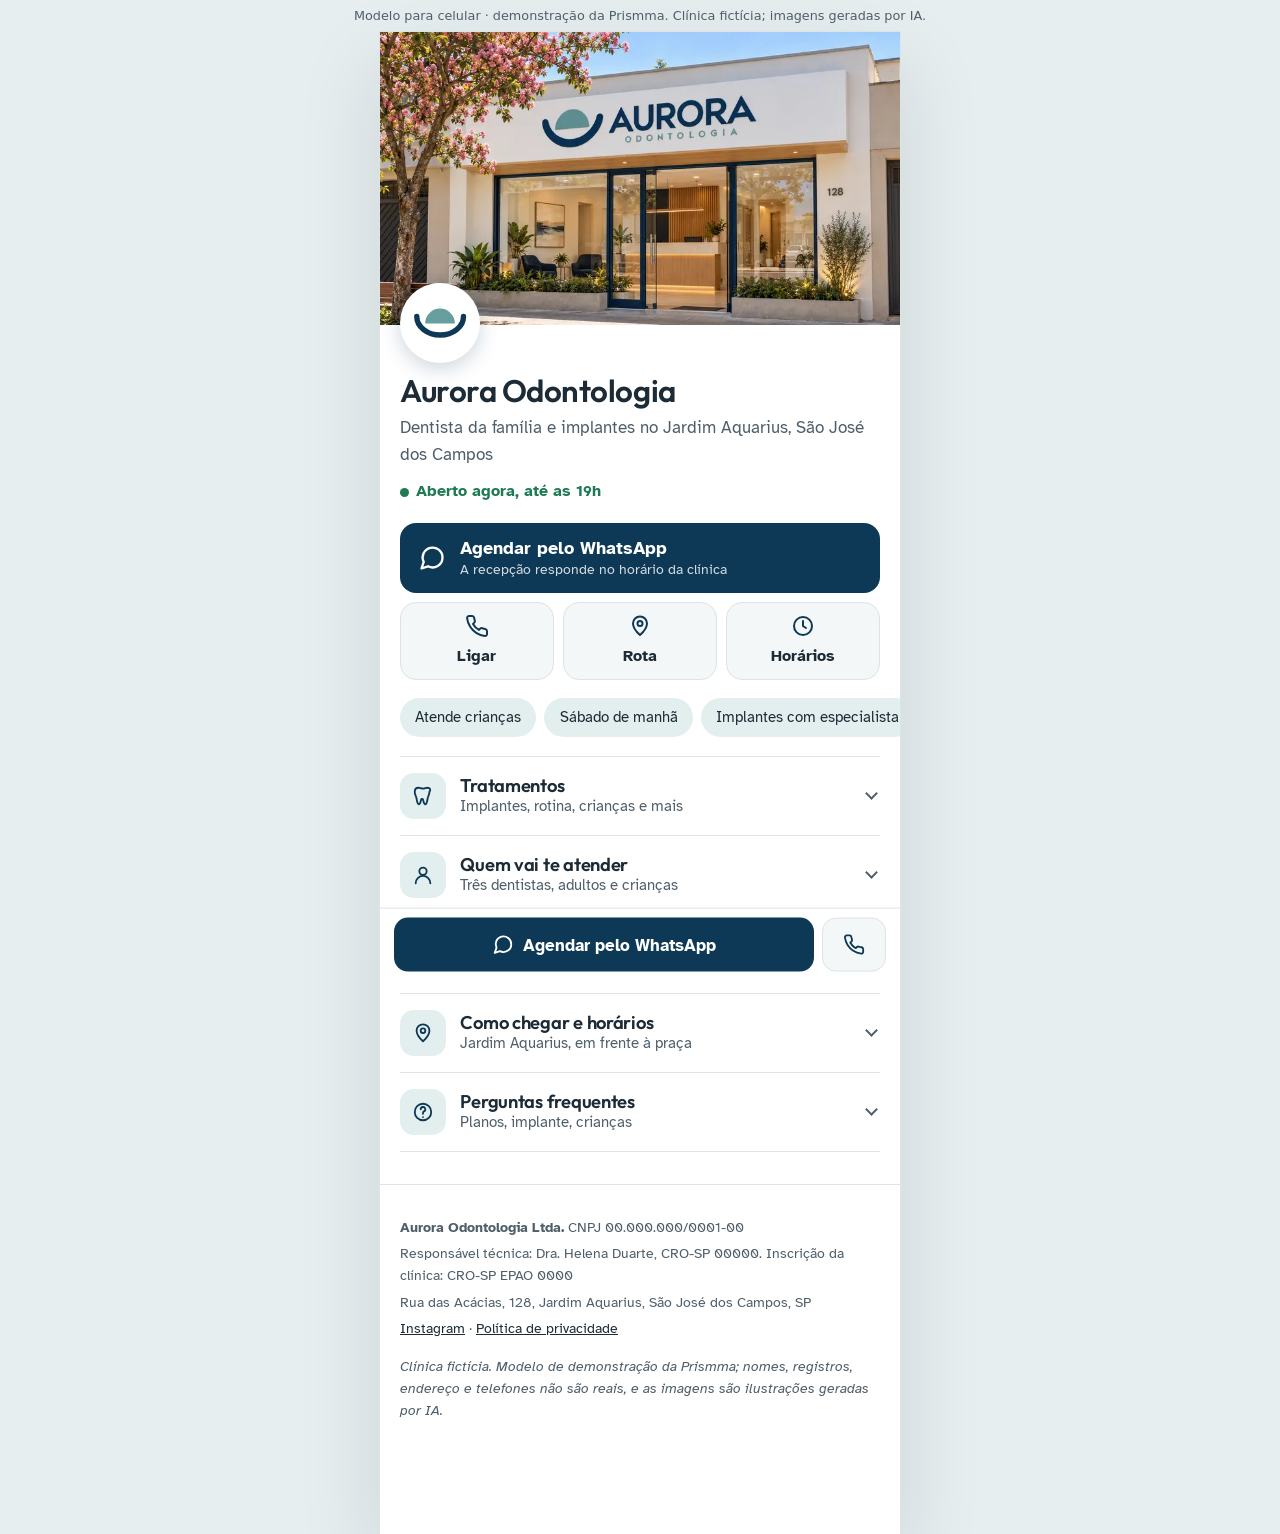
<file: modelo-cartao.html>
<!doctype html>
<html lang="pt-BR">
<head>
<meta charset="utf-8">
<meta name="robots" content="noindex">
<meta name="viewport" content="width=device-width, initial-scale=1, viewport-fit=cover">
<title>Aurora Celular Cartão</title>
<meta name="description" content="Dentista para a família toda e implantes com especialista no Jardim Aquarius, São José dos Campos. Atendimento infantil e aos sábados. Agende pelo WhatsApp.">
<meta property="og:title" content="Aurora Odontologia, Jardim Aquarius">
<meta property="og:description" content="Dentista da família e implantes. Segunda a sábado. Agende pelo WhatsApp.">
<meta property="og:locale" content="pt_BR">
<meta name="theme-color" content="#0e3956">
<link rel="preconnect" href="https://fonts.googleapis.com">
<link rel="preconnect" href="https://fonts.gstatic.com" crossorigin>
<link href="https://fonts.googleapis.com/css2?family=Outfit:wght@500;600&family=Atkinson+Hyperlegible:wght@400;700&display=swap" rel="stylesheet">
<script type="application/ld+json">{"@context":"https://schema.org","@type":"Dentist","name":"Aurora Odontologia","telephone":"+55-12-3000-0000","address":{"@type":"PostalAddress","streetAddress":"Rua das Acácias, 128","addressLocality":"São José dos Campos","addressRegion":"SP","addressCountry":"BR"},"openingHoursSpecification":[{"@type":"OpeningHoursSpecification","dayOfWeek":["Monday","Tuesday","Wednesday","Thursday","Friday"],"opens":"08:00","closes":"19:00"},{"@type":"OpeningHoursSpecification","dayOfWeek":"Saturday","opens":"08:00","closes":"12:00"}]}</script>
<style>
*, *::before, *::after { box-sizing: border-box; }
:root { box-sizing: border-box; padding-top: env(safe-area-inset-top, 0px); }
html { -webkit-text-size-adjust: 100%; scroll-padding-top: 76px; }
body { margin: 0; background: var(--mesa); color: var(--tinta); }
img { display: block; max-width: 100%; height: auto; }
h1, h2, h3, p, figure, dl, dd, ul, ol { margin: 0; }
ul, ol { padding: 0; list-style: none; }
a { color: inherit; }
button { font: inherit; color: inherit; }
:focus-visible { outline: 3px solid var(--foco); outline-offset: 2px; border-radius: 6px; }
.demo { font: 400 .8rem/1.4 system-ui, sans-serif; text-align: center; padding: .45rem 1rem; color: var(--tinta-2); background: var(--mesa); }
.app { max-width: 520px; margin: 0 auto; background: var(--fundo); min-height: 100vh; padding-bottom: calc(96px + env(safe-area-inset-bottom, 0px)); }
@media (min-width: 560px) { .app { box-shadow: 0 0 0 1px var(--linha), 0 30px 80px rgba(10, 25, 35, .12); } }
.visual-oculto { position: absolute !important; width: 1px; height: 1px; overflow: hidden; clip: rect(0 0 0 0); white-space: nowrap; }
.status { display: inline-flex; align-items: center; gap: .45rem; font-weight: 700; }
.status::before { content: ""; width: 9px; height: 9px; border-radius: 50%; background: currentColor; flex: none; }
.status.aberto { color: var(--ok); }
.status.fechado { color: var(--fechado); }
.status.neutro { color: var(--tinta-2); font-weight: 400; }
.status.neutro::before { display: none; }
.horarios { width: 100%; border-collapse: collapse; font-size: 1rem; }
.horarios th, .horarios td { text-align: left; font-weight: 400; padding: .7rem 0; border-bottom: 1px solid var(--linha); }
.horarios td { text-align: right; }
.horarios tr.hoje th, .horarios tr.hoje td { font-weight: 700; }
.rolagem { display: grid; grid-auto-flow: column; grid-auto-columns: 82%; gap: .75rem; overflow-x: auto; scroll-snap-type: x mandatory; scrollbar-width: none; overscroll-behavior-x: contain; }
.rolagem::-webkit-scrollbar { display: none; }
.rolagem > * { scroll-snap-align: start; }
.rodape { padding: 2rem 1.25rem 1rem; font-size: .88rem; line-height: 1.55; color: var(--tinta-2); border-top: 1px solid var(--linha); }
.rodape p + p { margin-top: .3rem; }
.rodape .aviso { margin-top: 1rem; font-style: italic; }
.rodape a { color: var(--tinta); }
.barra { position: fixed; left: 50%; bottom: 0; z-index: 20; width: 100%; max-width: 520px; transform: translateX(-50%); background: var(--fundo); border-top: 1px solid var(--linha); padding: .6rem .9rem calc(.6rem + env(safe-area-inset-bottom, 0px)); display: grid; gap: .5rem; }
.barra.escondida { transform: translate(-50%, 110%); }
@media (prefers-reduced-motion: no-preference) { .barra { transition: transform .25s ease; } }

:root {
  --mesa: #e7eef0; --fundo: #ffffff; --sup: #f3f7f7; --tinta: #1c2b36; --tinta-2: #4f5f6a;
  --navy: #0e3956; --teal: #679e9e; --teal-claro: #e3efef; --linha: #dbe4e6; --foco: #679e9e;
  --logo-arco: #0e3956; --logo-sol: #679e9e; --acao-bg: #0e3956; --acao-tx: #ffffff; --ok: #1f7a55; --fechado: #9a4b12;
}
@media (prefers-color-scheme: dark) { :root:not([data-theme="light"]) {
  --mesa: #081118; --fundo: #0d1820; --sup: #13232d; --tinta: #e6eef1; --tinta-2: #a7b7bf; --navy: #8ec0d8;
  --teal-claro: #16303a; --linha: #24363f; --logo-arco: #e6eef1; --acao-bg: #8ec0d8; --acao-tx: #0d1820; --ok: #6fd1a6; --fechado: #f0a868; } }
:root[data-theme="dark"] {
  --mesa: #081118; --fundo: #0d1820; --sup: #13232d; --tinta: #e6eef1; --tinta-2: #a7b7bf; --navy: #8ec0d8;
  --teal-claro: #16303a; --linha: #24363f; --logo-arco: #e6eef1; --acao-bg: #8ec0d8; --acao-tx: #0d1820; --ok: #6fd1a6; --fechado: #f0a868; }
body { font: 400 1.0625rem/1.6 "Atkinson Hyperlegible", system-ui, sans-serif; }
h1, h2, h3, summary b { font-family: "Outfit", system-ui, sans-serif; font-weight: 600; letter-spacing: -0.015em; }
.capa { position: relative; }
.capa-img { width: 100%; aspect-ratio: 16 / 9; object-fit: cover; }
.selo { position: absolute; left: 1.25rem; bottom: -38px; width: 80px; height: 80px; border-radius: 50%; background: var(--fundo); display: grid; place-items: center; box-shadow: 0 6px 20px rgba(14, 57, 86, .2); }
.selo svg { width: 54px; height: auto; }
.id { padding: 3.1rem 1.25rem 1.1rem; }
.id h1 { font-size: 1.95rem; line-height: 1.08; }
.id .sub { color: var(--tinta-2); margin-top: .35rem; }
.id .meta { margin-top: .7rem; font-size: 1rem; }
.acoes { padding: 0 1.25rem; display: flex; flex-direction: column; gap: .6rem; }
.acao-principal { display: flex; align-items: center; gap: .9rem; min-height: 70px; padding: .75rem 1.1rem; border-radius: 16px; background: var(--acao-bg); color: var(--acao-tx); text-decoration: none; font-weight: 700; font-size: 1.1rem; line-height: 1.25; }
.acao-principal svg { width: 28px; height: 28px; flex: none; }
.acao-principal small { display: block; font-weight: 400; font-size: .86rem; opacity: .82; margin-top: .1rem; }
.acoes-grid { display: grid; grid-template-columns: repeat(3, 1fr); gap: .6rem; }
.acoes-grid a { min-height: 78px; display: flex; flex-direction: column; align-items: center; justify-content: center; gap: .35rem; border-radius: 16px; background: var(--sup); border: 1px solid var(--linha); text-decoration: none; font-weight: 700; font-size: .98rem; }
.acoes-grid svg { width: 24px; height: 24px; color: var(--navy); }
.fatos { display: flex; gap: .5rem; overflow-x: auto; padding: 1.1rem 1.25rem .4rem; scrollbar-width: none; }
.fatos::-webkit-scrollbar { display: none; }
.fatos li { flex: none; background: var(--teal-claro); border-radius: 999px; padding: .45rem .95rem; font-size: .95rem; white-space: nowrap; }
.menu { margin: .8rem 1.25rem 2rem; border-top: 1px solid var(--linha); }
.menu details { border-bottom: 1px solid var(--linha); }
.menu summary { list-style: none; display: grid; grid-template-columns: 46px 1fr 18px; align-items: center; gap: .9rem; min-height: 78px; padding: .7rem 0; cursor: pointer; }
.menu summary::-webkit-details-marker { display: none; }
.menu summary .ic { width: 46px; height: 46px; border-radius: 14px; background: var(--teal-claro); color: var(--navy); display: grid; place-items: center; }
.menu summary .ic svg { width: 22px; height: 22px; }
.menu summary b { display: block; font-size: 1.15rem; line-height: 1.2; }
.menu summary small { display: block; color: var(--tinta-2); font-size: .92rem; line-height: 1.35; }
.menu summary::after { content: ""; width: 9px; height: 9px; border-right: 2px solid var(--tinta-2); border-bottom: 2px solid var(--tinta-2); transform: rotate(45deg); justify-self: center; margin-top: -4px; }
.menu details[open] summary::after { transform: rotate(-135deg); margin-top: 4px; }
.painel { padding: .2rem 0 1.6rem; display: flex; flex-direction: column; gap: 1rem; }
.painel > p { color: var(--tinta-2); }
.destaque { background: var(--sup); border-left: 4px solid var(--teal); border-radius: 0 14px 14px 0; padding: 1.1rem 1.1rem 1.2rem; display: flex; flex-direction: column; gap: .5rem; }
.destaque h3 { font-size: 1.3rem; }
.destaque p { color: var(--tinta-2); font-size: 1rem; }
.link-wa { display: inline-flex; align-items: center; min-height: 48px; font-weight: 700; color: var(--navy); }
.trat li { padding: .75rem 0; border-top: 1px solid var(--linha); }
.trat li b { display: block; }
.trat li span { color: var(--tinta-2); font-size: .97rem; }
.pessoas li { display: grid; grid-template-columns: 72px 1fr; gap: .9rem; align-items: center; }
.pessoas img { width: 72px; height: 72px; border-radius: 50%; object-fit: cover; }
.pessoas b { display: block; font-family: "Outfit", system-ui, sans-serif; font-weight: 600; font-size: 1.08rem; }
.pessoas span { display: block; font-size: .94rem; color: var(--tinta-2); line-height: 1.4; }
.fotos { margin: 0 -1.25rem; padding: 0 1.25rem; scroll-padding: 0 1.25rem; }
.fotos figure img { width: 100%; aspect-ratio: 4 / 3; object-fit: cover; border-radius: 14px; }
.fotos figcaption { font-size: .9rem; color: var(--tinta-2); margin-top: .4rem; }
.dica { font-size: .88rem; color: var(--tinta-2); }
address { font-style: normal; font-size: 1.1rem; font-weight: 700; }
.btn-linha { display: flex; align-items: center; justify-content: center; gap: .6rem; min-height: 54px; border-radius: 14px; border: 1.5px solid var(--navy); color: var(--navy); text-decoration: none; font-weight: 700; }
.btn-linha svg { width: 20px; height: 20px; }
.img-local { border-radius: 14px; width: 100%; aspect-ratio: 4 / 3; object-fit: cover; }
.faq dt { font-weight: 700; margin-top: .9rem; }
.faq dt:first-child { margin-top: 0; }
.faq dd { color: var(--tinta-2); margin-top: .2rem; }
.barra { grid-template-columns: 1fr 64px; }
.barra a { display: flex; align-items: center; justify-content: center; gap: .55rem; min-height: 54px; border-radius: 14px; text-decoration: none; font-weight: 700; }
.barra .wa { background: var(--acao-bg); color: var(--acao-tx); }
.barra .tel { background: var(--sup); border: 1px solid var(--linha); color: var(--navy); }
.barra svg { width: 22px; height: 22px; }

</style>
</head>
<body>
<div class="demo">Modelo para celular · demonstração da Prismma. Clínica fictícia; imagens geradas por IA.</div>
<div class="app">
<header class="capa">
  <img class="capa-img" src="[data-uri]" width="800" height="450" fetchpriority="high" alt="Fachada da Aurora Odontologia na Rua das Acácias, 128">
  <div class="selo"><svg viewBox="10 30 80 47" aria-hidden="true"><path d="M28 54.4 A22 22 0 0 1 72 54.4 Z" fill="var(--logo-sol)"/><path d="M15.6 44 A34.6 27.6 0 0 0 84.8 44" fill="none" stroke="var(--logo-arco)" stroke-width="8" stroke-linecap="round"/></svg></div>
</header>
<main>
  <section class="id">
    <h1>Aurora Odontologia</h1>
    <p class="sub">Dentista da família e implantes no Jardim Aquarius, São José dos Campos</p>
    <p class="meta"><span data-status class="status neutro">Seg a sex, 8h às 19h. Sáb, 8h às 12h.</span></p>
  </section>
  <nav class="acoes" id="acoes" aria-label="Contato rápido">
    <a class="acao-principal" href="https://wa.me/5500000000000?text=Ol%C3%A1%21%20Vim%20pelo%20site%20e%20gostaria%20de%20agendar%20uma%20consulta."><svg viewBox="0 0 24 24" fill="none" stroke="currentColor" stroke-width="2" stroke-linecap="round" stroke-linejoin="round" aria-hidden="true"><path d="M21 11.5a8.5 8.5 0 0 1-12.4 7.6L3 21l1.9-5.6A8.5 8.5 0 1 1 21 11.5z"/></svg><span>Agendar pelo WhatsApp<small>A recepção responde no horário da clínica</small></span></a>
    <div class="acoes-grid">
      <a href="tel:+550000000000"><svg viewBox="0 0 24 24" fill="none" stroke="currentColor" stroke-width="2" stroke-linecap="round" stroke-linejoin="round" aria-hidden="true"><path d="M22 16.9v3a2 2 0 0 1-2.2 2 19.8 19.8 0 0 1-8.6-3.1 19.5 19.5 0 0 1-6-6A19.8 19.8 0 0 1 2.1 4.2 2 2 0 0 1 4.1 2h3a2 2 0 0 1 2 1.7c.1 1 .4 1.9.7 2.8a2 2 0 0 1-.5 2.1L8 9.9a16 16 0 0 0 6 6l1.3-1.3a2 2 0 0 1 2.1-.4c.9.3 1.8.6 2.8.7a2 2 0 0 1 1.7 2z"/></svg>Ligar</a>
      <a href="https://www.google.com/maps/search/?api=1&amp;query=Jardim+Aquarius+S%C3%A3o+Jos%C3%A9+dos+Campos"><svg viewBox="0 0 24 24" fill="none" stroke="currentColor" stroke-width="2" stroke-linecap="round" stroke-linejoin="round" aria-hidden="true"><path d="M12 21s-7-6.2-7-11.5a7 7 0 0 1 14 0C19 14.8 12 21 12 21z"/><circle cx="12" cy="9.5" r="2.5"/></svg>Rota</a>
      <a href="#local" data-abrir="local"><svg viewBox="0 0 24 24" fill="none" stroke="currentColor" stroke-width="2" stroke-linecap="round" stroke-linejoin="round" aria-hidden="true"><circle cx="12" cy="12" r="9"/><path d="M12 7v5l3 2"/></svg>Horários</a>
    </div>
  </nav>
  <ul class="fatos" aria-label="Destaques">
    <li>Atende crianças</li><li>Sábado de manhã</li><li>Implantes com especialista</li><li>Planos: consulte</li>
  </ul>

  <div class="menu">
    <details id="tratamentos">
      <summary><span class="ic"><svg viewBox="0 0 24 24" fill="none" stroke="currentColor" stroke-width="2" stroke-linecap="round" stroke-linejoin="round" aria-hidden="true"><path d="M7 3c-2.5 0-4 2-4 4.5 0 3 1.5 4.5 2 7.5.4 2.5 1 6 2.5 6s1.8-3 2.5-5c.4-1 1.6-1 2 0 .7 2 1 5 2.5 5s2.1-3.5 2.5-6c.5-3 2-4.5 2-7.5C21 5 19.5 3 17 3c-2 0-3 1-5 1S9 3 7 3z"/></svg></span><span><b>Tratamentos</b><small>Implantes, rotina, crianças e mais</small></span></summary>
      <div class="painel">
        <div class="destaque">
          <h3>Implantes dentários</h3>
          <p>A Dra. Helena faz a avaliação, a cirurgia e acompanha a prótese até o fim. Na avaliação você recebe etapas, prazo e valores por escrito.</p>
          <a class="link-wa" href="https://wa.me/5500000000000?text=Ol%C3%A1%21%20Vim%20pelo%20site%20e%20quero%20saber%20sobre%20implante.">Perguntar sobre implante</a>
        </div>
        <ul class="trat">
          <li><b>Limpeza e prevenção</b><span>Consulta de rotina com avaliação completa</span></li>
          <li><b>Atendimento infantil</b><span>Com a Dra. Lia, desde o primeiro dente</span></li>
          <li><b>Tratamento de canal</b><span>Com o Dr. Marcos, com anestesia local</span></li>
          <li><b>Restaurações</b><span>Resina na cor do dente</span></li>
          <li><b>Próteses e clareamento</b><span>Depois de uma avaliação</span></li>
        </ul>
      </div>
    </details>
    <details id="equipe">
      <summary><span class="ic"><svg viewBox="0 0 24 24" fill="none" stroke="currentColor" stroke-width="2" stroke-linecap="round" stroke-linejoin="round" aria-hidden="true"><circle cx="12" cy="8" r="4"/><path d="M4 21a8 8 0 0 1 16 0"/></svg></span><span><b>Quem vai te atender</b><small>Três dentistas, adultos e crianças</small></span></summary>
      <div class="painel">
        <ul class="pessoas" style="display:flex;flex-direction:column;gap:1rem">
          <li><img src="[data-uri]" width="360" height="360" loading="lazy" alt="Dra. Helena Duarte"><div><b>Dra. Helena Duarte</b><span>Implantodontista e responsável técnica · CRO-SP 00000</span></div></li>
          <li><img src="[data-uri]" width="360" height="360" loading="lazy" alt="Dr. Marcos Antunes"><div><b>Dr. Marcos Antunes</b><span>Clínico geral e endodontista · CRO-SP 00000</span></div></li>
          <li><img src="[data-uri]" width="360" height="360" loading="lazy" alt="Dra. Lia Moriyama"><div><b>Dra. Lia Moriyama</b><span>Odontopediatra · CRO-SP 00000</span></div></li>
        </ul>
      </div>
    </details>
    <details id="clinica">
      <summary><span class="ic"><svg viewBox="0 0 24 24" fill="none" stroke="currentColor" stroke-width="2" stroke-linecap="round" stroke-linejoin="round" aria-hidden="true"><path d="M3 10.5 12 3l9 7.5V21H3z"/><path d="M9 21v-6h6v6"/></svg></span><span><b>A clínica</b><small>Desde 2015 na Rua das Acácias</small></span></summary>
      <div class="painel">
        <p>A Aurora abriu em 2015 com o consultório de implantes da Dra. Helena. Com a chegada do Dr. Marcos e da Dra. Lia, passou a atender a família inteira, e hoje pais, filhos e avós dividem a mesma agenda.</p>
        <div class="rolagem fotos" tabindex="0" aria-label="Fotos da clínica, deslize para o lado">
          <figure><img src="[data-uri]" width="720" height="540" loading="lazy" alt="Recepção com poltronas azuis"><figcaption>Recepção</figcaption></figure>
          <figure><img src="[data-uri]" width="720" height="540" loading="lazy" alt="Cantinho infantil"><figcaption>Cantinho das crianças</figcaption></figure>
          <figure><img src="[data-uri]" width="720" height="540" loading="lazy" alt="Consultório com janela ampla"><figcaption>Consultório</figcaption></figure>
          <figure><img src="[data-uri]" width="720" height="540" loading="lazy" alt="Sala de esterilização com autoclave"><figcaption>Esterilização a cada uso</figcaption></figure>
        </div>
        <p class="dica">Deslize as fotos para o lado</p>
      </div>
    </details>
    <details id="local">
      <summary><span class="ic"><svg viewBox="0 0 24 24" fill="none" stroke="currentColor" stroke-width="2" stroke-linecap="round" stroke-linejoin="round" aria-hidden="true"><path d="M12 21s-7-6.2-7-11.5a7 7 0 0 1 14 0C19 14.8 12 21 12 21z"/><circle cx="12" cy="9.5" r="2.5"/></svg></span><span><b>Como chegar e horários</b><small>Jardim Aquarius, em frente à praça</small></span></summary>
      <div class="painel">
        <address>Rua das Acácias, 128<br>Jardim Aquarius, São José dos Campos</address>
        <p>Casa térrea com fachada branca. Estacionamento conveniado na esquina.</p>
        <table class="horarios" aria-label="Horário de atendimento"><tbody>
  <tr data-dias="1,2,3,4,5"><th scope="row">Segunda a sexta</th><td>8h às 19h</td></tr>
  <tr data-dias="6"><th scope="row">Sábado</th><td>8h às 12h</td></tr>
  <tr data-dias="0"><th scope="row">Domingo e feriados</th><td>Fechado</td></tr>
</tbody></table>

        <a class="btn-linha" href="https://www.google.com/maps/search/?api=1&amp;query=Jardim+Aquarius+S%C3%A3o+Jos%C3%A9+dos+Campos"><svg viewBox="0 0 24 24" fill="none" stroke="currentColor" stroke-width="2" stroke-linecap="round" stroke-linejoin="round" aria-hidden="true"><path d="M12 21s-7-6.2-7-11.5a7 7 0 0 1 14 0C19 14.8 12 21 12 21z"/><circle cx="12" cy="9.5" r="2.5"/></svg>Abrir rota no mapa</a>
        <img class="img-local" src="[data-uri]" width="720" height="540" loading="lazy" alt="Fachada da clínica com o número 128">
      </div>
    </details>
    <details id="duvidas">
      <summary><span class="ic"><svg viewBox="0 0 24 24" fill="none" stroke="currentColor" stroke-width="2" stroke-linecap="round" stroke-linejoin="round" aria-hidden="true"><circle cx="12" cy="12" r="9"/><path d="M9.5 9a2.5 2.5 0 1 1 3.5 2.3c-.6.3-1 .9-1 1.6V14"/><path d="M12 17.5h.01"/></svg></span><span><b>Perguntas frequentes</b><small>Planos, implante, crianças</small></span></summary>
      <div class="painel">
        <dl class="faq">
          <dt>Vocês atendem plano odontológico?</dt><dd>Alguns. Mande o nome do plano pelo WhatsApp e a recepção confirma na hora.</dd>
          <dt>Implante dói?</dt><dd>A cirurgia é feita com anestesia local, e o desconforto dos dias seguintes costuma ser controlado com a medicação indicada.</dd>
          <dt>Com que idade levo meu filho?</dt><dd>Quando nasce o primeiro dente, ou até o primeiro aniversário.</dd>
          <dt>Preciso de encaminhamento?</dt><dd>Não. É só chamar no WhatsApp ou ligar.</dd>
        </dl>
      </div>
    </details>
  </div>
</main>
<footer class="rodape">
  <p><strong>Aurora Odontologia Ltda.</strong> CNPJ 00.000.000/0001-00</p>
  <p>Responsável técnica: Dra. Helena Duarte, CRO-SP 00000. Inscrição da clínica: CRO-SP EPAO 0000</p>
  <p>Rua das Acácias, 128, Jardim Aquarius, São José dos Campos, SP</p>
  <p><a href="#">Instagram</a> · <a href="#">Política de privacidade</a></p>
  <p class="aviso">Clínica fictícia. Modelo de demonstração da Prismma; nomes, registros, endereço e telefones não são reais, e as imagens são ilustrações geradas por IA.</p>
</footer>

</div>
<div class="barra escondida" id="barra">
  <a class="wa" href="https://wa.me/5500000000000?text=Ol%C3%A1%21%20Vim%20pelo%20site%20e%20gostaria%20de%20agendar%20uma%20consulta."><svg viewBox="0 0 24 24" fill="none" stroke="currentColor" stroke-width="2" stroke-linecap="round" stroke-linejoin="round" aria-hidden="true"><path d="M21 11.5a8.5 8.5 0 0 1-12.4 7.6L3 21l1.9-5.6A8.5 8.5 0 1 1 21 11.5z"/></svg>Agendar pelo WhatsApp</a>
  <a class="tel" href="tel:+550000000000" aria-label="Ligar para a clínica"><svg viewBox="0 0 24 24" fill="none" stroke="currentColor" stroke-width="2" stroke-linecap="round" stroke-linejoin="round" aria-hidden="true"><path d="M22 16.9v3a2 2 0 0 1-2.2 2 19.8 19.8 0 0 1-8.6-3.1 19.5 19.5 0 0 1-6-6A19.8 19.8 0 0 1 2.1 4.2 2 2 0 0 1 4.1 2h3a2 2 0 0 1 2 1.7c.1 1 .4 1.9.7 2.8a2 2 0 0 1-.5 2.1L8 9.9a16 16 0 0 0 6 6l1.3-1.3a2 2 0 0 1 2.1-.4c.9.3 1.8.6 2.8.7a2 2 0 0 1 1.7 2z"/></svg></a>
</div>

<script>
(function () {
  var horario = { 0: null, 1: [8, 19], 2: [8, 19], 3: [8, 19], 4: [8, 19], 5: [8, 19], 6: [8, 12] };
  var nomes = ['domingo', 'segunda', 'terça', 'quarta', 'quinta', 'sexta', 'sábado'];
  var dias = { Sun: 0, Mon: 1, Tue: 2, Wed: 3, Thu: 4, Fri: 5, Sat: 6 };
  try {
    var p = {};
    new Intl.DateTimeFormat('en-US', { timeZone: 'America/Sao_Paulo', weekday: 'short', hour: 'numeric', minute: 'numeric', hour12: false })
      .formatToParts(new Date()).forEach(function (x) { p[x.type] = x.value; });
    var dia = dias[p.weekday], hora = (parseInt(p.hour, 10) % 24) + parseInt(p.minute, 10) / 60;
    if (dia === undefined || isNaN(hora)) return;
    var hoje = horario[dia], texto, classe = 'status fechado';
    if (hoje && hora >= hoje[0] && hora < hoje[1]) { texto = 'Aberto agora, até as ' + hoje[1] + 'h'; classe = 'status aberto'; }
    else if (hoje && hora < hoje[0]) { texto = 'Fechado agora. Abre hoje às ' + hoje[0] + 'h'; }
    else {
      for (var d = 1; d <= 7; d++) { var x = (dia + d) % 7; if (horario[x]) { texto = 'Fechado agora. Abre ' + (d === 1 ? 'amanhã' : nomes[x]) + ' às ' + horario[x][0] + 'h'; break; } }
    }
    document.querySelectorAll('[data-status]').forEach(function (el) { el.textContent = texto; el.className = classe; });
    document.querySelectorAll('.horarios tr[data-dias]').forEach(function (tr) {
      if (tr.getAttribute('data-dias').split(',').indexOf(String(dia)) !== -1) tr.classList.add('hoje');
    });
  } catch (e) {}
})();

(function () {
  var barra = document.getElementById('barra'), acoes = document.getElementById('acoes');
  if ('IntersectionObserver' in window) {
    new IntersectionObserver(function (e) { barra.classList.toggle('escondida', e[0].isIntersecting); }).observe(acoes);
  } else { barra.classList.remove('escondida'); }
  document.querySelectorAll('[data-abrir]').forEach(function (a) {
    a.addEventListener('click', function () { var d = document.getElementById(a.getAttribute('data-abrir')); if (d) d.open = true; });
  });
})();

</script>
</body>
</html>
</file>
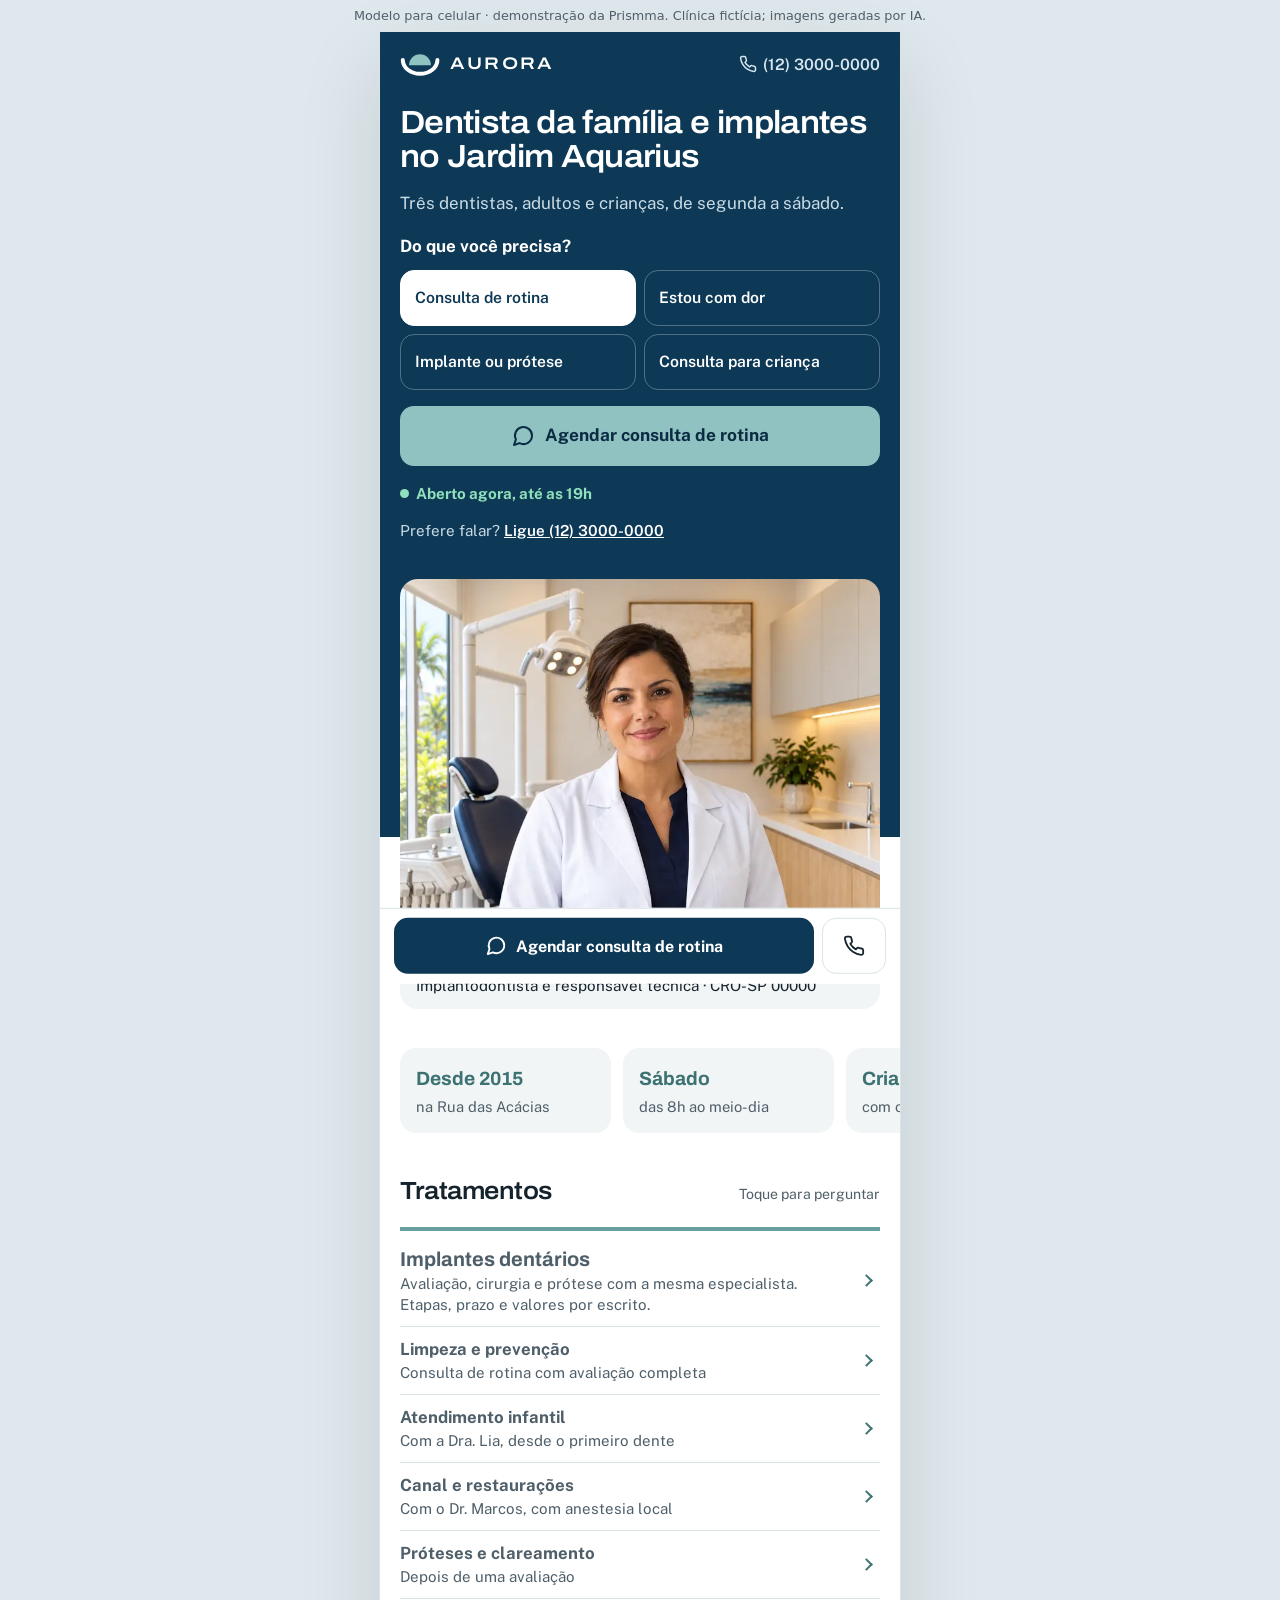
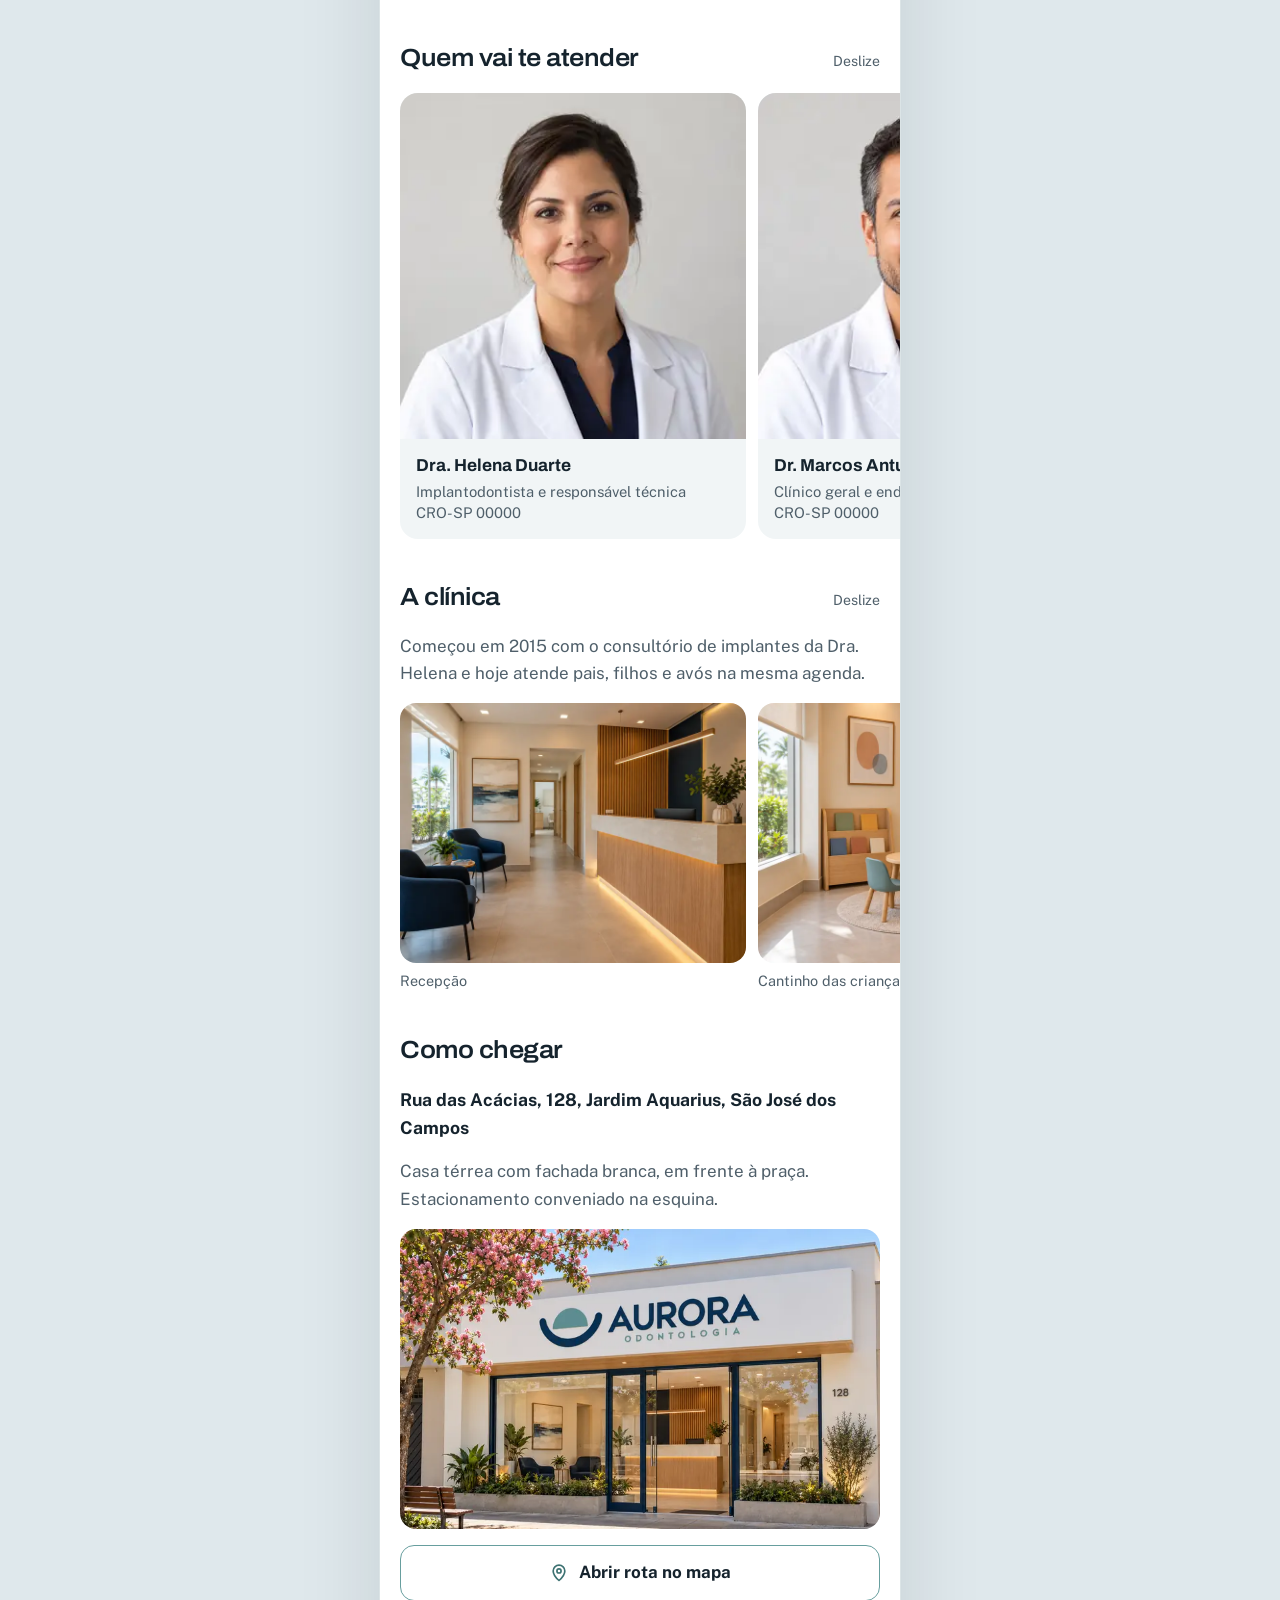
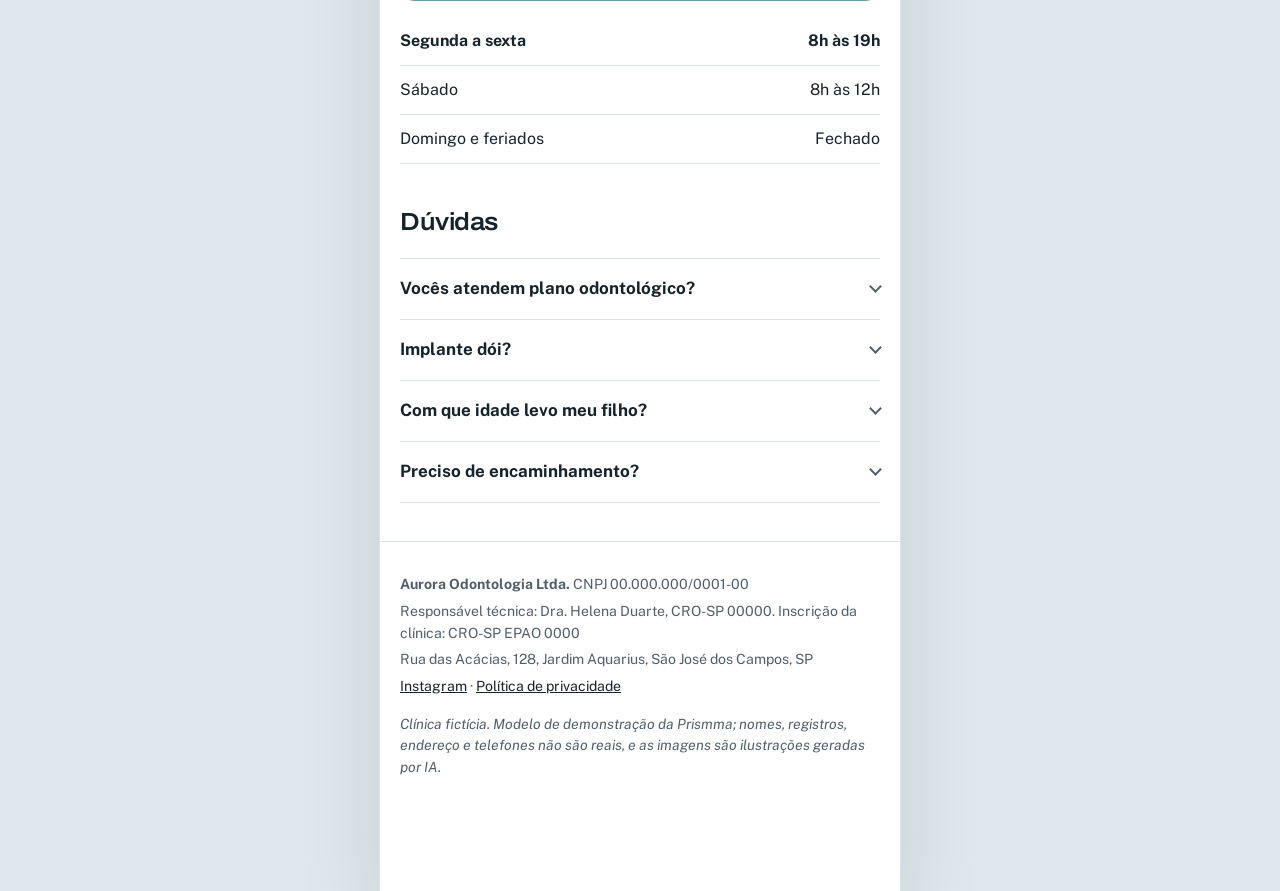
<file: modelo-fluxo.html>
<!doctype html>
<html lang="pt-BR">
<head>
<meta charset="utf-8">
<meta name="robots" content="noindex">
<meta name="viewport" content="width=device-width, initial-scale=1, viewport-fit=cover">
<title>Aurora Celular Fluxo</title>
<meta name="description" content="Dentista para a família toda e implantes com especialista no Jardim Aquarius, São José dos Campos. Atendimento infantil e aos sábados. Agende pelo WhatsApp.">
<meta property="og:title" content="Aurora Odontologia, Jardim Aquarius">
<meta property="og:description" content="Dentista da família e implantes. Segunda a sábado. Agende pelo WhatsApp.">
<meta property="og:locale" content="pt_BR">
<meta name="theme-color" content="#0e3956">
<link rel="preconnect" href="https://fonts.googleapis.com">
<link rel="preconnect" href="https://fonts.gstatic.com" crossorigin>
<link href="https://fonts.googleapis.com/css2?family=Archivo:wdth,wght@100..125,500..700&family=Public+Sans:wght@400;600;700&display=swap" rel="stylesheet">
<script type="application/ld+json">{"@context":"https://schema.org","@type":"Dentist","name":"Aurora Odontologia","telephone":"+55-12-3000-0000","address":{"@type":"PostalAddress","streetAddress":"Rua das Acácias, 128","addressLocality":"São José dos Campos","addressRegion":"SP","addressCountry":"BR"},"openingHoursSpecification":[{"@type":"OpeningHoursSpecification","dayOfWeek":["Monday","Tuesday","Wednesday","Thursday","Friday"],"opens":"08:00","closes":"19:00"},{"@type":"OpeningHoursSpecification","dayOfWeek":"Saturday","opens":"08:00","closes":"12:00"}]}</script>
<style>
*, *::before, *::after { box-sizing: border-box; }
:root { box-sizing: border-box; padding-top: env(safe-area-inset-top, 0px); }
html { -webkit-text-size-adjust: 100%; scroll-padding-top: 76px; }
body { margin: 0; background: var(--mesa); color: var(--tinta); }
img { display: block; max-width: 100%; height: auto; }
h1, h2, h3, p, figure, dl, dd, ul, ol { margin: 0; }
ul, ol { padding: 0; list-style: none; }
a { color: inherit; }
button { font: inherit; color: inherit; }
:focus-visible { outline: 3px solid var(--foco); outline-offset: 2px; border-radius: 6px; }
.demo { font: 400 .8rem/1.4 system-ui, sans-serif; text-align: center; padding: .45rem 1rem; color: var(--tinta-2); background: var(--mesa); }
.app { max-width: 520px; margin: 0 auto; background: var(--fundo); min-height: 100vh; padding-bottom: calc(96px + env(safe-area-inset-bottom, 0px)); }
@media (min-width: 560px) { .app { box-shadow: 0 0 0 1px var(--linha), 0 30px 80px rgba(10, 25, 35, .12); } }
.visual-oculto { position: absolute !important; width: 1px; height: 1px; overflow: hidden; clip: rect(0 0 0 0); white-space: nowrap; }
.status { display: inline-flex; align-items: center; gap: .45rem; font-weight: 700; }
.status::before { content: ""; width: 9px; height: 9px; border-radius: 50%; background: currentColor; flex: none; }
.status.aberto { color: var(--ok); }
.status.fechado { color: var(--fechado); }
.status.neutro { color: var(--tinta-2); font-weight: 400; }
.status.neutro::before { display: none; }
.horarios { width: 100%; border-collapse: collapse; font-size: 1rem; }
.horarios th, .horarios td { text-align: left; font-weight: 400; padding: .7rem 0; border-bottom: 1px solid var(--linha); }
.horarios td { text-align: right; }
.horarios tr.hoje th, .horarios tr.hoje td { font-weight: 700; }
.rolagem { display: grid; grid-auto-flow: column; grid-auto-columns: 82%; gap: .75rem; overflow-x: auto; scroll-snap-type: x mandatory; scrollbar-width: none; overscroll-behavior-x: contain; }
.rolagem::-webkit-scrollbar { display: none; }
.rolagem > * { scroll-snap-align: start; }
.rodape { padding: 2rem 1.25rem 1rem; font-size: .88rem; line-height: 1.55; color: var(--tinta-2); border-top: 1px solid var(--linha); }
.rodape p + p { margin-top: .3rem; }
.rodape .aviso { margin-top: 1rem; font-style: italic; }
.rodape a { color: var(--tinta); }
.barra { position: fixed; left: 50%; bottom: 0; z-index: 20; width: 100%; max-width: 520px; transform: translateX(-50%); background: var(--fundo); border-top: 1px solid var(--linha); padding: .6rem .9rem calc(.6rem + env(safe-area-inset-bottom, 0px)); display: grid; gap: .5rem; }
.barra.escondida { transform: translate(-50%, 110%); }
@media (prefers-reduced-motion: no-preference) { .barra { transition: transform .25s ease; } }

:root {
  --mesa: #dfe8ec; --fundo: #ffffff; --sup: #f1f5f6; --tinta: #15232d; --tinta-2: #4f5f6a;
  --navy: #0e3956; --navy-2: #0a2b42; --teal: #679e9e; --teal-txt: #3d7272; --linha: #dbe4e6; --foco: #679e9e;
  --logo-arco: #ffffff; --logo-sol: #8fc2c1; --acao-bg: #0e3956; --acao-tx: #ffffff; --ok: #1f7a55; --fechado: #9a4b12;
}
@media (prefers-color-scheme: dark) { :root:not([data-theme="light"]) {
  --mesa: #071016; --fundo: #0d1820; --sup: #13232d; --tinta: #e6eef1; --tinta-2: #a7b7bf; --navy: #0a2b42; --navy-2: #071f30;
  --teal-txt: #9fd0cf; --linha: #24363f; --acao-bg: #8ec0d8; --acao-tx: #0d1820; --ok: #6fd1a6; --fechado: #f0a868; } }
:root[data-theme="dark"] {
  --mesa: #071016; --fundo: #0d1820; --sup: #13232d; --tinta: #e6eef1; --tinta-2: #a7b7bf; --navy: #0a2b42; --navy-2: #071f30;
  --teal-txt: #9fd0cf; --linha: #24363f; --acao-bg: #8ec0d8; --acao-tx: #0d1820; --ok: #6fd1a6; --fechado: #f0a868; }
body { font: 400 1.0625rem/1.6 "Public Sans", system-ui, sans-serif; }
h1, h2, h3 { font-family: "Archivo", system-ui, sans-serif; font-variation-settings: "wdth" 108; font-weight: 600; letter-spacing: -0.02em; }
.topo { background: var(--navy); color: #ffffff; height: 64px; display: flex; align-items: center; justify-content: space-between; padding: 0 1.25rem; }
.logo { display: inline-flex; align-items: center; gap: .6rem; min-height: 48px; text-decoration: none; }
.logo svg { width: 40px; height: auto; }
.logo b { font: 600 1.05rem/1 "Archivo", sans-serif; font-variation-settings: "wdth" 120; letter-spacing: .14em; }
.topo-tel { display: inline-flex; align-items: center; gap: .4rem; min-height: 48px; text-decoration: none; font-weight: 600; font-size: .98rem; color: #d7e6ee; }
.topo-tel svg { width: 18px; height: 18px; }
.hero { background: var(--navy); color: #ffffff; padding: .6rem 1.25rem 1.6rem; display: flex; flex-direction: column; gap: 1rem; }
.hero h1 { color: #ffffff; font-size: 2rem; line-height: 1.06; }
.hero .apoio { color: #c9dce6; }
.escolha { border: 0; padding: 0; margin: 0; display: flex; flex-direction: column; gap: .6rem; }
.escolha legend { font-weight: 700; color: #ffffff; margin-bottom: .6rem; padding: 0; }
.chips { display: grid; grid-template-columns: 1fr 1fr; gap: .5rem; }
.chips label { position: relative; }
.chips input { position: absolute; opacity: 0; inset: 0; margin: 0; cursor: pointer; }
.chips span { display: flex; align-items: center; min-height: 56px; padding: .55rem .85rem; border-radius: 14px; border: 1.5px solid rgba(255, 255, 255, .28); color: #ffffff; font-weight: 600; font-size: .98rem; line-height: 1.25; }
.chips input:checked + span { background: #ffffff; color: #0e3956; border-color: #ffffff; }
.chips input:focus-visible + span { outline: 3px solid #8fc2c1; outline-offset: 2px; }
.cta { display: flex; align-items: center; justify-content: center; gap: .6rem; min-height: 60px; border-radius: 14px; background: #8fc2c1; color: #0a2b42; text-decoration: none; font-weight: 700; font-size: 1.08rem; text-align: center; padding: .6rem 1rem; }
.cta svg { width: 24px; height: 24px; flex: none; }
.hero-rodape { display: flex; flex-direction: column; gap: .2rem; font-size: .95rem; color: #c9dce6; }
.hero-rodape a { color: #ffffff; font-weight: 600; display: inline-flex; align-items: center; min-height: 44px; }
.hero .status.aberto { color: #8fe0bb; }
.hero .status.fechado { color: #f3c08f; }
.hero .status.neutro { color: #c9dce6; }
.retrato { padding: 0 1.25rem; }
.retrato img { width: 100%; aspect-ratio: 4 / 3; object-fit: cover; object-position: center 30%; border-radius: 18px 18px 0 0; }
.retrato figcaption { background: var(--sup); color: var(--tinta); border-radius: 0 0 18px 18px; padding: .8rem 1rem; font-size: .95rem; line-height: 1.4; }
.retrato figcaption b { display: block; font-family: "Archivo", sans-serif; font-size: 1.05rem; }

.retrato { z-index: 0; background: linear-gradient(var(--navy) 60%, var(--fundo) 60%); }
section { padding: 2.4rem 0 0; }
.cab { padding: 0 1.25rem; margin-bottom: 1rem; display: flex; align-items: baseline; justify-content: space-between; gap: 1rem; }
.cab h2 { font-size: 1.55rem; }
.cab small { color: var(--tinta-2); font-size: .88rem; white-space: nowrap; }
.provas { padding: 0 1.25rem; scroll-padding: 0 1.25rem; grid-auto-columns: 44%; }
.provas li { background: var(--sup); border-radius: 16px; padding: 1rem; display: flex; flex-direction: column; gap: .15rem; }
.provas b { font-family: "Archivo", sans-serif; font-size: 1.2rem; color: var(--teal-txt); }
.provas span { font-size: .92rem; color: var(--tinta-2); line-height: 1.35; }
.trat { padding: 0 1.25rem; }
.trat a { display: grid; grid-template-columns: 1fr 18px; gap: .8rem; align-items: center; min-height: 68px; padding: .7rem 0; border-top: 1px solid var(--linha); text-decoration: none; }
.trat li:last-child a { border-bottom: 1px solid var(--linha); }
.trat a b { display: block; font-size: 1.05rem; }
.trat a span { display: block; color: var(--tinta-2); font-size: .94rem; line-height: 1.4; }
.trat a::after { content: ""; width: 9px; height: 9px; border-right: 2px solid var(--teal-txt); border-top: 2px solid var(--teal-txt); transform: rotate(45deg); }
.trat .principal a { border-top: 4px solid var(--teal); padding-top: .9rem; }
.trat .principal b { font-family: "Archivo", sans-serif; font-size: 1.25rem; }
.equipe, .fotos { padding: 0 1.25rem; scroll-padding: 0 1.25rem; grid-auto-columns: 72%; }
.equipe li { background: var(--sup); border-radius: 18px; overflow: hidden; }
.equipe img { width: 100%; aspect-ratio: 1; object-fit: cover; }
.equipe div { padding: .85rem 1rem 1rem; display: flex; flex-direction: column; gap: .1rem; }
.equipe b { font-family: "Archivo", sans-serif; font-size: 1.08rem; }
.equipe span { font-size: .92rem; color: var(--tinta-2); line-height: 1.35; }
.fotos figure img { width: 100%; aspect-ratio: 4 / 3; object-fit: cover; border-radius: 16px; }
.fotos figcaption { font-size: .9rem; color: var(--tinta-2); margin-top: .4rem; }
.sobre { padding: 0 1.25rem 1rem; color: var(--tinta-2); }
.local { padding: 0 1.25rem; display: flex; flex-direction: column; gap: 1rem; }
.local address { font-style: normal; font-weight: 700; font-size: 1.1rem; }
.local p { color: var(--tinta-2); }
.local img { width: 100%; aspect-ratio: 16 / 10; object-fit: cover; border-radius: 16px; }
.btn-rota { display: flex; align-items: center; justify-content: center; gap: .6rem; min-height: 56px; border-radius: 14px; border: 1.5px solid var(--teal); color: var(--tinta); text-decoration: none; font-weight: 700; }
.btn-rota svg { width: 20px; height: 20px; color: var(--teal-txt); }
.faq { padding: 0 1.25rem 2.4rem; }
.faq details { border-top: 1px solid var(--linha); }
.faq details:last-child { border-bottom: 1px solid var(--linha); }
.faq summary { list-style: none; cursor: pointer; min-height: 60px; display: flex; align-items: center; justify-content: space-between; gap: 1rem; font-weight: 700; padding: .5rem 0; }
.faq summary::-webkit-details-marker { display: none; }
.faq summary::after { content: ""; flex: none; width: 9px; height: 9px; border-right: 2px solid var(--tinta-2); border-bottom: 2px solid var(--tinta-2); transform: rotate(45deg); margin-top: -4px; }
.faq details[open] summary::after { transform: rotate(-135deg); margin-top: 4px; }
.faq details p { color: var(--tinta-2); padding-bottom: 1rem; }
.barra { grid-template-columns: 1fr 64px; }
.barra a { display: flex; align-items: center; justify-content: center; gap: .55rem; min-height: 56px; border-radius: 14px; text-decoration: none; font-weight: 700; }
.barra .wa { background: var(--acao-bg); color: var(--acao-tx); font-size: 1rem; padding: 0 .6rem; text-align: center; line-height: 1.2; }
.barra .tel { border: 1.5px solid var(--linha); color: var(--tinta); }
.barra svg { width: 22px; height: 22px; flex: none; }

</style>
</head>
<body>
<div class="demo">Modelo para celular · demonstração da Prismma. Clínica fictícia; imagens geradas por IA.</div>
<div class="app">
<header class="topo">
  <a class="logo" href="#" aria-label="Aurora Odontologia, início"><svg viewBox="10 30 80 47" aria-hidden="true"><path d="M28 54.4 A22 22 0 0 1 72 54.4 Z" fill="var(--logo-sol)"/><path d="M15.6 44 A34.6 27.6 0 0 0 84.8 44" fill="none" stroke="var(--logo-arco)" stroke-width="8" stroke-linecap="round"/></svg><b>AURORA</b></a>
  <a class="topo-tel" href="tel:+550000000000"><svg viewBox="0 0 24 24" fill="none" stroke="currentColor" stroke-width="2" stroke-linecap="round" stroke-linejoin="round" aria-hidden="true"><path d="M22 16.9v3a2 2 0 0 1-2.2 2 19.8 19.8 0 0 1-8.6-3.1 19.5 19.5 0 0 1-6-6A19.8 19.8 0 0 1 2.1 4.2 2 2 0 0 1 4.1 2h3a2 2 0 0 1 2 1.7c.1 1 .4 1.9.7 2.8a2 2 0 0 1-.5 2.1L8 9.9a16 16 0 0 0 6 6l1.3-1.3a2 2 0 0 1 2.1-.4c.9.3 1.8.6 2.8.7a2 2 0 0 1 1.7 2z"/></svg>(12) 3000-0000</a>
</header>
<main>
  <section class="hero" aria-labelledby="t-hero" style="padding-top:.6rem">
    <h1 id="t-hero">Dentista da família e implantes no Jardim Aquarius</h1>
    <p class="apoio">Três dentistas, adultos e crianças, de segunda a sábado.</p>
    <fieldset class="escolha">
      <legend>Do que você precisa?</legend>
      <div class="chips">
        <label><input type="radio" name="motivo" value="consulta de rotina" data-rotulo="Agendar consulta de rotina" checked><span>Consulta de rotina</span></label>
        <label><input type="radio" name="motivo" value="dor de dente" data-rotulo="Avisar que é dor"><span>Estou com dor</span></label>
        <label><input type="radio" name="motivo" value="avaliação de implante" data-rotulo="Agendar avaliação de implante"><span>Implante ou prótese</span></label>
        <label><input type="radio" name="motivo" value="consulta para criança" data-rotulo="Agendar consulta infantil"><span>Consulta para criança</span></label>
      </div>
    </fieldset>
    <a class="cta" id="cta" href="https://wa.me/5500000000000?text=Ol%C3%A1%21%20Vim%20pelo%20site%20e%20gostaria%20de%20agendar%20uma%20consulta."><svg viewBox="0 0 24 24" fill="none" stroke="currentColor" stroke-width="2" stroke-linecap="round" stroke-linejoin="round" aria-hidden="true"><path d="M21 11.5a8.5 8.5 0 0 1-12.4 7.6L3 21l1.9-5.6A8.5 8.5 0 1 1 21 11.5z"/></svg><span id="cta-txt">Agendar consulta de rotina</span></a>
    <div class="hero-rodape">
      <span data-status class="status neutro">Seg a sex, 8h às 19h. Sáb, 8h às 12h.</span>
      <span>Prefere falar? <a href="tel:+550000000000">Ligue (12) 3000-0000</a></span>
    </div>
  </section>
  <figure class="retrato">
    <img src="[data-uri]" width="800" height="600" loading="lazy" alt="Dra. Helena Duarte no consultório">
    <figcaption><b>Dra. Helena Duarte</b>Implantodontista e responsável técnica · CRO-SP 00000</figcaption>
  </figure>

  <section aria-label="Destaques">
    <ul class="rolagem provas">
      <li><b>Desde 2015</b><span>na Rua das Acácias</span></li>
      <li><b>Sábado</b><span>das 8h ao meio-dia</span></li>
      <li><b>Crianças</b><span>com odontopediatra</span></li>
      <li><b>Plano por escrito</b><span>antes de começar</span></li>
    </ul>
  </section>

  <section aria-labelledby="t-trat">
    <div class="cab"><h2 id="t-trat">Tratamentos</h2><small>Toque para perguntar</small></div>
    <ul class="trat">
      <li class="principal"><a href="https://wa.me/5500000000000?text=Ol%C3%A1%21%20Vim%20pelo%20site%20e%20quero%20saber%20sobre%20implante."><span><b>Implantes dentários</b><span>Avaliação, cirurgia e prótese com a mesma especialista. Etapas, prazo e valores por escrito.</span></span></a></li>
      <li><a href="https://wa.me/5500000000000?text=Ol%C3%A1%21%20Vim%20pelo%20site%20e%20quero%20agendar%20uma%20limpeza."><span><b>Limpeza e prevenção</b><span>Consulta de rotina com avaliação completa</span></span></a></li>
      <li><a href="https://wa.me/5500000000000?text=Ol%C3%A1%21%20Vim%20pelo%20site%20e%20quero%20agendar%20uma%20consulta%20para%20crian%C3%A7a."><span><b>Atendimento infantil</b><span>Com a Dra. Lia, desde o primeiro dente</span></span></a></li>
      <li><a href="https://wa.me/5500000000000?text=Ol%C3%A1%21%20Vim%20pelo%20site%20e%20quero%20saber%20sobre%20canal%20ou%20restaura%C3%A7%C3%A3o."><span><b>Canal e restaurações</b><span>Com o Dr. Marcos, com anestesia local</span></span></a></li>
      <li><a href="https://wa.me/5500000000000?text=Ol%C3%A1%21%20Vim%20pelo%20site%20e%20quero%20saber%20sobre%20pr%C3%B3tese%20ou%20clareamento."><span><b>Próteses e clareamento</b><span>Depois de uma avaliação</span></span></a></li>
    </ul>
  </section>

  <section aria-labelledby="t-equipe">
    <div class="cab"><h2 id="t-equipe">Quem vai te atender</h2><small>Deslize</small></div>
    <ul class="rolagem equipe" tabindex="0" aria-label="Equipe, deslize para o lado">
      <li><img src="[data-uri]" width="360" height="360" loading="lazy" alt="Dra. Helena Duarte"><div><b>Dra. Helena Duarte</b><span>Implantodontista e responsável técnica</span><span>CRO-SP 00000</span></div></li>
      <li><img src="[data-uri]" width="360" height="360" loading="lazy" alt="Dr. Marcos Antunes"><div><b>Dr. Marcos Antunes</b><span>Clínico geral e endodontista</span><span>CRO-SP 00000</span></div></li>
      <li><img src="[data-uri]" width="360" height="360" loading="lazy" alt="Dra. Lia Moriyama"><div><b>Dra. Lia Moriyama</b><span>Odontopediatra</span><span>CRO-SP 00000</span></div></li>
    </ul>
  </section>

  <section aria-labelledby="t-clinica">
    <div class="cab"><h2 id="t-clinica">A clínica</h2><small>Deslize</small></div>
    <p class="sobre">Começou em 2015 com o consultório de implantes da Dra. Helena e hoje atende pais, filhos e avós na mesma agenda.</p>
    <div class="rolagem fotos" tabindex="0" aria-label="Fotos da clínica, deslize para o lado">
      <figure><img src="[data-uri]" width="720" height="540" loading="lazy" alt="Recepção"><figcaption>Recepção</figcaption></figure>
      <figure><img src="[data-uri]" width="720" height="540" loading="lazy" alt="Cantinho infantil"><figcaption>Cantinho das crianças</figcaption></figure>
      <figure><img src="[data-uri]" width="720" height="540" loading="lazy" alt="Consultório"><figcaption>Consultório</figcaption></figure>
      <figure><img src="[data-uri]" width="720" height="540" loading="lazy" alt="Esterilização com autoclave"><figcaption>Esterilização a cada uso</figcaption></figure>
    </div>
  </section>

  <section aria-labelledby="t-local">
    <div class="cab"><h2 id="t-local">Como chegar</h2></div>
    <div class="local">
      <address>Rua das Acácias, 128, Jardim Aquarius, São José dos Campos</address>
      <p>Casa térrea com fachada branca, em frente à praça. Estacionamento conveniado na esquina.</p>
      <img src="[data-uri]" width="800" height="450" loading="lazy" alt="Fachada da clínica com o número 128">
      <a class="btn-rota" href="https://www.google.com/maps/search/?api=1&amp;query=Jardim+Aquarius+S%C3%A3o+Jos%C3%A9+dos+Campos"><svg viewBox="0 0 24 24" fill="none" stroke="currentColor" stroke-width="2" stroke-linecap="round" stroke-linejoin="round" aria-hidden="true"><path d="M12 21s-7-6.2-7-11.5a7 7 0 0 1 14 0C19 14.8 12 21 12 21z"/><circle cx="12" cy="9.5" r="2.5"/></svg>Abrir rota no mapa</a>
      <table class="horarios" aria-label="Horário de atendimento"><tbody>
  <tr data-dias="1,2,3,4,5"><th scope="row">Segunda a sexta</th><td>8h às 19h</td></tr>
  <tr data-dias="6"><th scope="row">Sábado</th><td>8h às 12h</td></tr>
  <tr data-dias="0"><th scope="row">Domingo e feriados</th><td>Fechado</td></tr>
</tbody></table>

    </div>
  </section>

  <section aria-labelledby="t-faq">
    <div class="cab"><h2 id="t-faq">Dúvidas</h2></div>
    <div class="faq">
      <details><summary>Vocês atendem plano odontológico?</summary><p>Alguns. Mande o nome do plano pelo WhatsApp e a recepção confirma na hora.</p></details>
      <details><summary>Implante dói?</summary><p>A cirurgia é feita com anestesia local, e o desconforto dos dias seguintes costuma ser controlado com a medicação indicada.</p></details>
      <details><summary>Com que idade levo meu filho?</summary><p>Quando nasce o primeiro dente, ou até o primeiro aniversário.</p></details>
      <details><summary>Preciso de encaminhamento?</summary><p>Não. É só chamar no WhatsApp ou ligar.</p></details>
    </div>
  </section>
</main>
<footer class="rodape">
  <p><strong>Aurora Odontologia Ltda.</strong> CNPJ 00.000.000/0001-00</p>
  <p>Responsável técnica: Dra. Helena Duarte, CRO-SP 00000. Inscrição da clínica: CRO-SP EPAO 0000</p>
  <p>Rua das Acácias, 128, Jardim Aquarius, São José dos Campos, SP</p>
  <p><a href="#">Instagram</a> · <a href="#">Política de privacidade</a></p>
  <p class="aviso">Clínica fictícia. Modelo de demonstração da Prismma; nomes, registros, endereço e telefones não são reais, e as imagens são ilustrações geradas por IA.</p>
</footer>

</div>
<div class="barra escondida" id="barra">
  <a class="wa" id="barra-wa" href="https://wa.me/5500000000000?text=Ol%C3%A1%21%20Vim%20pelo%20site%20e%20gostaria%20de%20agendar%20uma%20consulta."><svg viewBox="0 0 24 24" fill="none" stroke="currentColor" stroke-width="2" stroke-linecap="round" stroke-linejoin="round" aria-hidden="true"><path d="M21 11.5a8.5 8.5 0 0 1-12.4 7.6L3 21l1.9-5.6A8.5 8.5 0 1 1 21 11.5z"/></svg><span id="barra-txt">Agendar consulta de rotina</span></a>
  <a class="tel" href="tel:+550000000000" aria-label="Ligar para a clínica"><svg viewBox="0 0 24 24" fill="none" stroke="currentColor" stroke-width="2" stroke-linecap="round" stroke-linejoin="round" aria-hidden="true"><path d="M22 16.9v3a2 2 0 0 1-2.2 2 19.8 19.8 0 0 1-8.6-3.1 19.5 19.5 0 0 1-6-6A19.8 19.8 0 0 1 2.1 4.2 2 2 0 0 1 4.1 2h3a2 2 0 0 1 2 1.7c.1 1 .4 1.9.7 2.8a2 2 0 0 1-.5 2.1L8 9.9a16 16 0 0 0 6 6l1.3-1.3a2 2 0 0 1 2.1-.4c.9.3 1.8.6 2.8.7a2 2 0 0 1 1.7 2z"/></svg></a>
</div>

<script>
(function () {
  var horario = { 0: null, 1: [8, 19], 2: [8, 19], 3: [8, 19], 4: [8, 19], 5: [8, 19], 6: [8, 12] };
  var nomes = ['domingo', 'segunda', 'terça', 'quarta', 'quinta', 'sexta', 'sábado'];
  var dias = { Sun: 0, Mon: 1, Tue: 2, Wed: 3, Thu: 4, Fri: 5, Sat: 6 };
  try {
    var p = {};
    new Intl.DateTimeFormat('en-US', { timeZone: 'America/Sao_Paulo', weekday: 'short', hour: 'numeric', minute: 'numeric', hour12: false })
      .formatToParts(new Date()).forEach(function (x) { p[x.type] = x.value; });
    var dia = dias[p.weekday], hora = (parseInt(p.hour, 10) % 24) + parseInt(p.minute, 10) / 60;
    if (dia === undefined || isNaN(hora)) return;
    var hoje = horario[dia], texto, classe = 'status fechado';
    if (hoje && hora >= hoje[0] && hora < hoje[1]) { texto = 'Aberto agora, até as ' + hoje[1] + 'h'; classe = 'status aberto'; }
    else if (hoje && hora < hoje[0]) { texto = 'Fechado agora. Abre hoje às ' + hoje[0] + 'h'; }
    else {
      for (var d = 1; d <= 7; d++) { var x = (dia + d) % 7; if (horario[x]) { texto = 'Fechado agora. Abre ' + (d === 1 ? 'amanhã' : nomes[x]) + ' às ' + horario[x][0] + 'h'; break; } }
    }
    document.querySelectorAll('[data-status]').forEach(function (el) { el.textContent = texto; el.className = classe; });
    document.querySelectorAll('.horarios tr[data-dias]').forEach(function (tr) {
      if (tr.getAttribute('data-dias').split(',').indexOf(String(dia)) !== -1) tr.classList.add('hoje');
    });
  } catch (e) {}
})();

(function () {
  var numero = '5500000000000';
  var cta = document.getElementById('cta'), barraWa = document.getElementById('barra-wa');
  function atualizar(input) {
    var msg = input.value === 'dor de dente'
      ? 'Olá! Vim pelo site e estou com dor de dente. Tem encaixe hoje?'
      : 'Olá! Vim pelo site e gostaria de agendar: ' + input.value + '.';
    var url = 'https://wa.me/' + numero + '?text=' + encodeURIComponent(msg);
    cta.href = url; barraWa.href = url;
    document.getElementById('cta-txt').textContent = input.getAttribute('data-rotulo');
    document.getElementById('barra-txt').textContent = input.getAttribute('data-rotulo');
  }
  document.querySelectorAll('input[name="motivo"]').forEach(function (i) {
    i.addEventListener('change', function () { atualizar(i); });
    if (i.checked) atualizar(i);
  });
  var barra = document.getElementById('barra');
  if ('IntersectionObserver' in window) {
    new IntersectionObserver(function (e) { barra.classList.toggle('escondida', e[0].isIntersecting); }).observe(cta);
  } else { barra.classList.remove('escondida'); }
})();

</script>
</body>
</html>
</file>
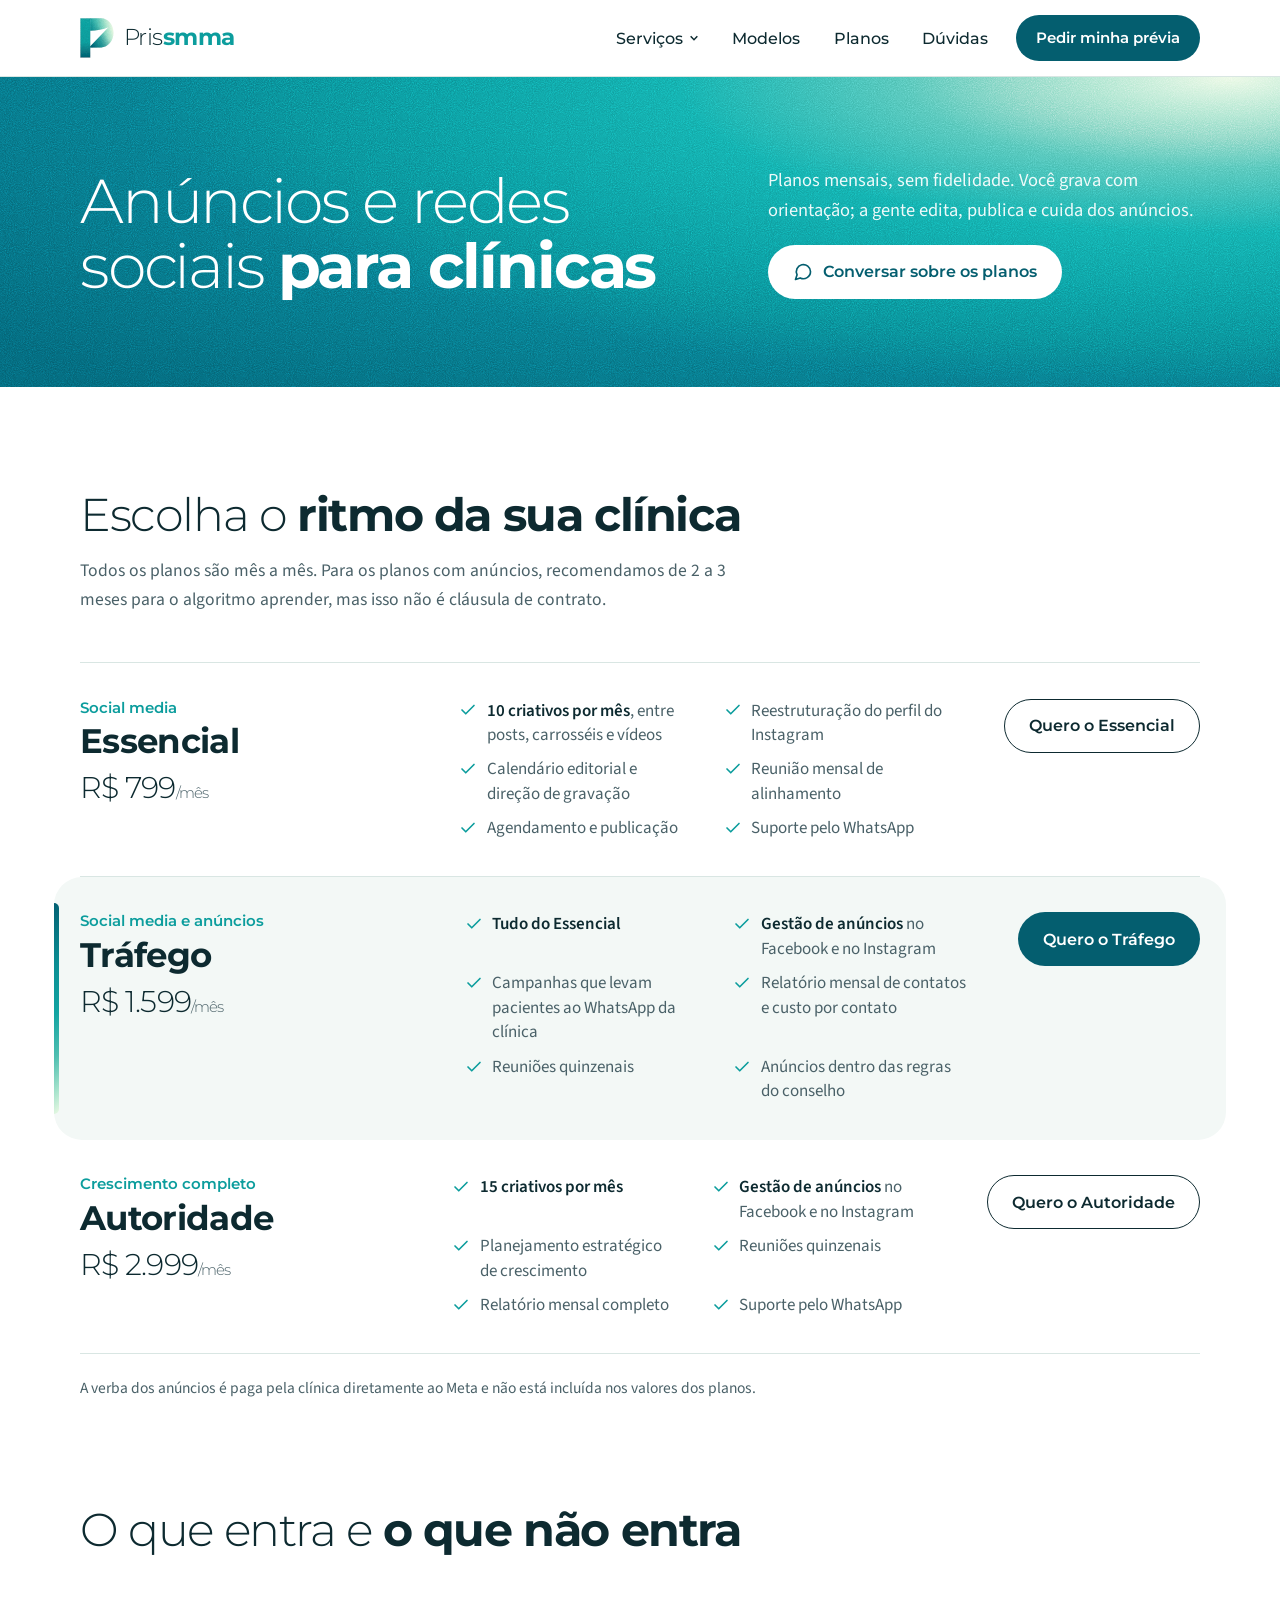
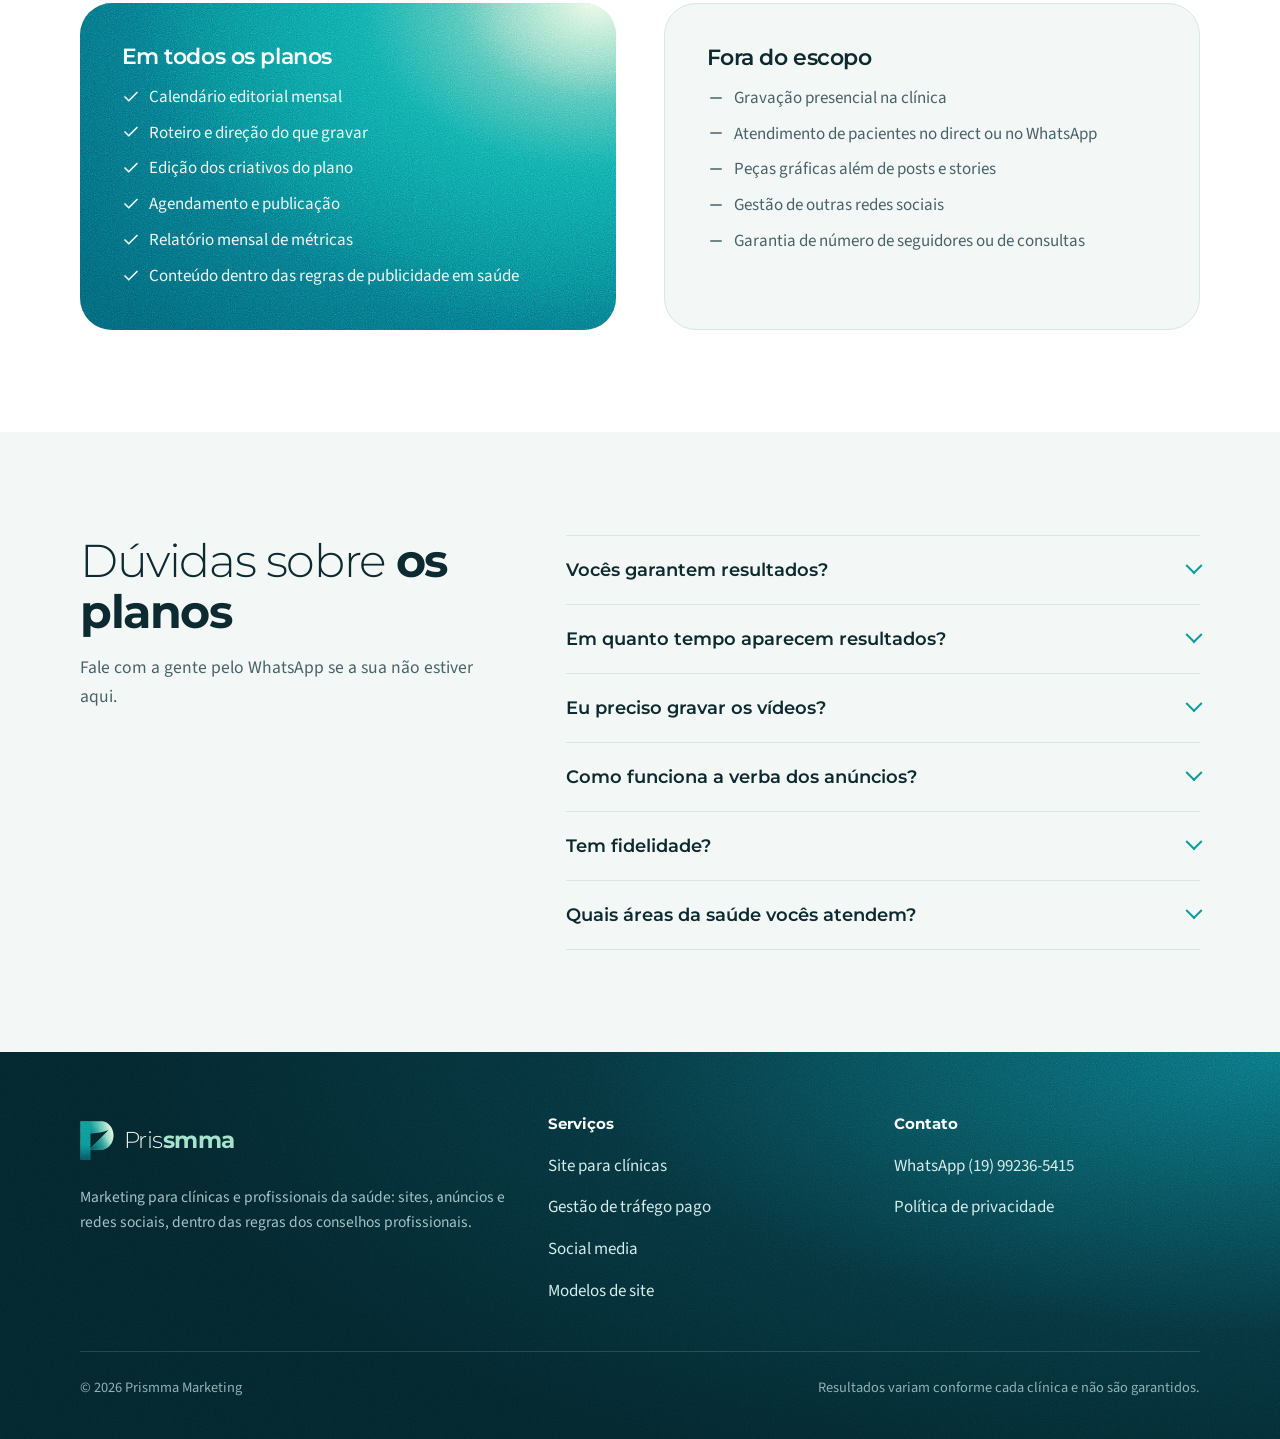
<file: planos.html>
<!doctype html>
<html lang="pt-BR">
<head>
<meta charset="utf-8">
<meta name="viewport" content="width=device-width, initial-scale=1, viewport-fit=cover">
<title>Planos de tráfego pago e social media para clínicas | Prismma</title>
<meta name="description" content="Gestão de anúncios no Meta e social media para clínicas e profissionais da saúde. Planos mês a mês, sem fidelidade.">
<link rel="canonical" href="https://prismma.shop/planos">
<meta property="og:type" content="website">
<meta property="og:title" content="Planos de tráfego pago e social media para clínicas | Prismma">
<meta property="og:description" content="Gestão de anúncios no Meta e social media para clínicas e profissionais da saúde. Planos mês a mês, sem fidelidade.">
<meta property="og:url" content="https://prismma.shop/planos">
<meta property="og:image" content="https://prismma.shop/img/og-prismma.png">
<meta property="og:locale" content="pt_BR">
<meta name="theme-color" content="#045e6f">
<link rel="icon" href="img/prismma-p.svg" type="image/svg+xml">
<link rel="icon" href="favicon-32x32.png" sizes="32x32" type="image/png">
<link rel="apple-touch-icon" href="apple-touch-icon.png">
<link rel="manifest" href="site.webmanifest">
<link rel="preconnect" href="https://fonts.googleapis.com">
<link rel="preconnect" href="https://fonts.gstatic.com" crossorigin>
<link href="https://fonts.googleapis.com/css2?family=Montserrat:wght@200;300;400;500;600;700&family=Source+Sans+3:wght@400;600&display=swap" rel="stylesheet">
<link rel="stylesheet" href="site.css">
<style>
.p-topo { padding: clamp(3rem, 7vw, 5.5rem) 0; }
.p-topo-in { display: grid; grid-template-columns: 1.2fr .8fr; gap: 2.5rem; align-items: end; }
.p-topo h1 { color: #ffffff; font-size: clamp(2.3rem, 5.2vw, 3.9rem); font-weight: 300; letter-spacing: -0.035em; line-height: 1.04; }
.p-topo h1 b { font-weight: 700; }
.p-topo p { color: rgba(255, 255, 255, .92); font-size: 1.15rem; max-width: 30em; }
.p-topo-in > div:last-child { display: flex; flex-direction: column; gap: 1.2rem; align-items: flex-start; }
section { padding: clamp(4rem, 8vw, 6.5rem) 0; }
.cab { max-width: 40em; display: flex; flex-direction: column; gap: 1rem; margin-bottom: clamp(2rem, 4vw, 3rem); }
.cab h2 { font-size: clamp(1.9rem, 3.8vw, 2.9rem); font-weight: 300; letter-spacing: -0.03em; }
.cab h2 b { font-weight: 700; }
.cab p { color: var(--tinta-2); font-size: 1.1rem; }
.planos { display: grid; border-top: 1px solid var(--linha); }
.plano { display: grid; grid-template-columns: 1fr 1.5fr auto; gap: 1.5rem 3rem; align-items: start; padding: 2.2rem 0; border-bottom: 1px solid var(--linha); scroll-margin-top: 100px; }
.plano-nome { display: flex; flex-direction: column; gap: .4rem; }
.plano-nome .tipo { font: 600 .92rem "Montserrat", system-ui, sans-serif; color: var(--teal); }
.plano-nome h3 { font-size: clamp(1.6rem, 3vw, 2.1rem); font-weight: 700; }
.plano-nome .valor { font: 300 1.9rem/1.1 "Montserrat", system-ui, sans-serif; letter-spacing: -0.03em; margin-top: .3rem; }
.plano-nome .valor small { font-size: .5em; color: var(--tinta-2); }
.plano ul { list-style: none; padding: 0; display: grid; grid-template-columns: 1fr 1fr; gap: .6rem 2rem; }
.plano li { display: grid; grid-template-columns: 18px 1fr; gap: .6rem; color: var(--tinta-2); line-height: 1.45; }
.plano li svg { width: 18px; height: 18px; color: var(--teal); margin-top: .18rem; }
.plano li b { color: var(--tinta); font-weight: 600; }
.plano .btn { white-space: nowrap; }
.plano.destaque { position: relative; padding-left: 1.6rem; padding-right: 1.6rem; margin: 0 -1.6rem; border-radius: 28px; border-bottom-color: transparent; background: var(--sup); }
.plano.destaque::before { content: ""; position: absolute; left: 0; top: 1.6rem; bottom: 1.6rem; width: 5px; border-radius: 0 5px 5px 0; background: var(--degrade); }
.nota-verba { margin-top: 1.4rem; font-size: .97rem; color: var(--tinta-2); max-width: 46em; }
.duas { display: grid; grid-template-columns: 1fr 1fr; gap: clamp(1.5rem, 4vw, 3rem); }
.bloco { border-radius: 32px; padding: clamp(1.6rem, 3.5vw, 2.6rem); }
.bloco h3 { font-size: 1.35rem; font-weight: 600; margin-bottom: 1rem; }
.bloco ul { list-style: none; padding: 0; display: grid; gap: .7rem; }
.bloco li { display: grid; grid-template-columns: 18px 1fr; gap: .6rem; line-height: 1.45; }
.bloco li svg { width: 18px; height: 18px; margin-top: .18rem; }
.bloco.grao h3 { color: #ffffff; }
.bloco.grao li { color: #eef9f6; }
.bloco.limite { background: var(--sup); border: 1px solid var(--linha); }
.bloco.limite li { color: var(--tinta-2); }
.bloco.limite svg { color: var(--tinta-2); }
.faq-in { display: grid; grid-template-columns: .8fr 1.2fr; gap: clamp(2rem, 5vw, 5rem); align-items: start; }
.faq details { border-top: 1px solid var(--linha); }
.faq details:last-child { border-bottom: 1px solid var(--linha); }
.faq summary { list-style: none; cursor: pointer; display: flex; align-items: center; justify-content: space-between; gap: 1rem; min-height: 68px; padding: 1rem 0; font: 600 1.12rem/1.35 "Montserrat", system-ui, sans-serif; }
.faq summary::-webkit-details-marker { display: none; }
.faq summary::after { content: ""; flex: none; width: 12px; height: 12px; border-right: 2px solid var(--teal); border-bottom: 2px solid var(--teal); transform: rotate(45deg) translate(-3px, -3px); transition: transform .2s ease; }
.faq details[open] summary::after { transform: rotate(-135deg) translate(-3px, -3px); }
.faq details p { padding: 0 2rem 1.4rem 0; color: var(--tinta-2); }
@media (max-width: 960px) {
  .p-topo-in, .duas, .faq-in { grid-template-columns: 1fr; }
  .plano { grid-template-columns: 1fr; }
  .plano.destaque { margin: 0 -.6rem; padding-left: 1.4rem; padding-right: 1rem; }
}
@media (max-width: 600px) {
  .plano ul { grid-template-columns: 1fr; }
  .plano .btn { width: 100%; }
}

</style>
</head>
<body>
<a class="visual-oculto" href="#conteudo">Pular para o conteúdo</a>
<header class="topo">
  <div class="wrap topo-in">
    <a class="marca" href="index.html" aria-label="Prismma, página inicial"><img src="img/prismma-p.svg" width="34" height="39" alt=""><span>Pris<b>smma</b></span></a>
    <button class="menu-btn" type="button" aria-expanded="false" aria-controls="nav" aria-label="Abrir menu"><svg viewBox="0 0 24 24" fill="none" stroke="currentColor" stroke-width="2" stroke-linecap="round" aria-hidden="true"><path d="M4 7h16M4 12h16M4 17h16"/></svg></button>
    <nav class="nav" id="nav" aria-label="Principal">
      <div class="grupo">
        <button type="button" aria-expanded="false" aria-controls="sub-servicos">Serviços <svg class="seta" viewBox="0 0 12 12" fill="none" stroke="currentColor" stroke-width="1.8" aria-hidden="true"><path d="m2 4 4 4 4-4"/></svg></button>
        <div class="submenu" id="sub-servicos" hidden>
          <a href="index.html"><span class="ic grao"><svg viewBox="0 0 24 24" fill="none" stroke="currentColor" stroke-width="1.8" stroke-linecap="round" stroke-linejoin="round" aria-hidden="true"><rect x="6" y="2.5" width="12" height="19" rx="2.5"/><path d="M10.5 18.5h3"/></svg></span><span><b>Site para clínicas</b><small>Pronto em 48h, você aprova antes de pagar</small></span><span class="preco">R$ 197</span></a>
          <a href="planos.html#trafego"><span class="ic grao"><svg viewBox="0 0 24 24" fill="none" stroke="currentColor" stroke-width="1.8" stroke-linecap="round" stroke-linejoin="round" aria-hidden="true"><path d="M3 17l6-6 4 4 8-8"/><path d="M15 7h6v6"/></svg></span><span><b>Gestão de tráfego pago</b><small>Anúncios no Meta para gerar contatos no WhatsApp</small></span></a>
          <a href="planos.html#social"><span class="ic grao"><svg viewBox="0 0 24 24" fill="none" stroke="currentColor" stroke-width="1.8" stroke-linecap="round" stroke-linejoin="round" aria-hidden="true"><rect x="3" y="3" width="18" height="18" rx="5"/><circle cx="12" cy="12" r="4"/><path d="M17.5 6.5h.01"/></svg></span><span><b>Social media</b><small>Calendário, edição e publicação do Instagram</small></span></a>
        </div>
      </div>
      <a href="index.html#modelos">Modelos</a>
      <a href="planos.html">Planos</a>
      <a href="index.html#duvidas">Dúvidas</a>
      <a class="btn btn-acao" data-wa="Olá! Vim pelo site da Prismma e quero a prévia do site da minha clínica." data-evento="clique_whatsapp_topo">Pedir minha prévia</a>
    </nav>
  </div>
</header>

<main id="conteudo">
  <section class="p-topo grao" aria-labelledby="t-planos">
    <div class="wrap p-topo-in">
      <h1 id="t-planos">Anúncios e redes sociais <b>para clínicas</b></h1>
      <div>
        <p>Planos mensais, sem fidelidade. Você grava com orientação; a gente edita, publica e cuida dos anúncios.</p>
        <a class="btn btn-claro" data-wa="Olá! Vim pelo site da Prismma e quero conversar sobre os planos de tráfego e social media." data-evento="clique_whatsapp_planos_topo"><svg viewBox="0 0 24 24" fill="none" stroke="currentColor" stroke-width="2" stroke-linecap="round" stroke-linejoin="round" aria-hidden="true"><path d="M21 11.5a8.5 8.5 0 0 1-12.4 7.6L3 21l1.9-5.6A8.5 8.5 0 1 1 21 11.5z"/></svg>Conversar sobre os planos</a>
      </div>
    </div>
  </section>

  <section aria-labelledby="t-lista">
    <div class="wrap">
      <div class="cab">
        <h2 id="t-lista">Escolha o <b>ritmo da sua clínica</b></h2>
        <p>Todos os planos são mês a mês. Para os planos com anúncios, recomendamos de 2 a 3 meses para o algoritmo aprender, mas isso não é cláusula de contrato.</p>
      </div>
      <div class="planos">
        <article class="plano" id="social">
          <div class="plano-nome"><span class="tipo">Social media</span><h3>Essencial</h3><p class="valor">R$ 799<small>/mês</small></p></div>
          <ul>
            <li><svg viewBox="0 0 24 24" fill="none" stroke="currentColor" stroke-width="2.2" stroke-linecap="round" stroke-linejoin="round" aria-hidden="true"><path d="M20 6 9 17l-5-5"/></svg><span><b>10 criativos por mês</b>, entre posts, carrosséis e vídeos</span></li>
            <li><svg viewBox="0 0 24 24" fill="none" stroke="currentColor" stroke-width="2.2" stroke-linecap="round" stroke-linejoin="round" aria-hidden="true"><path d="M20 6 9 17l-5-5"/></svg><span>Reestruturação do perfil do Instagram</span></li>
            <li><svg viewBox="0 0 24 24" fill="none" stroke="currentColor" stroke-width="2.2" stroke-linecap="round" stroke-linejoin="round" aria-hidden="true"><path d="M20 6 9 17l-5-5"/></svg><span>Calendário editorial e direção de gravação</span></li>
            <li><svg viewBox="0 0 24 24" fill="none" stroke="currentColor" stroke-width="2.2" stroke-linecap="round" stroke-linejoin="round" aria-hidden="true"><path d="M20 6 9 17l-5-5"/></svg><span>Reunião mensal de alinhamento</span></li>
            <li><svg viewBox="0 0 24 24" fill="none" stroke="currentColor" stroke-width="2.2" stroke-linecap="round" stroke-linejoin="round" aria-hidden="true"><path d="M20 6 9 17l-5-5"/></svg><span>Agendamento e publicação</span></li>
            <li><svg viewBox="0 0 24 24" fill="none" stroke="currentColor" stroke-width="2.2" stroke-linecap="round" stroke-linejoin="round" aria-hidden="true"><path d="M20 6 9 17l-5-5"/></svg><span>Suporte pelo WhatsApp</span></li>
          </ul>
          <a class="btn btn-linha" data-wa="Olá! Vim pelo site da Prismma. Plano de interesse: Essencial (R$ 799/mês)." data-evento="clique_plano_essencial">Quero o Essencial</a>
        </article>
        <article class="plano destaque" id="trafego">
          <div class="plano-nome"><span class="tipo">Social media e anúncios</span><h3>Tráfego</h3><p class="valor">R$ 1.599<small>/mês</small></p></div>
          <ul>
            <li><svg viewBox="0 0 24 24" fill="none" stroke="currentColor" stroke-width="2.2" stroke-linecap="round" stroke-linejoin="round" aria-hidden="true"><path d="M20 6 9 17l-5-5"/></svg><span><b>Tudo do Essencial</b></span></li>
            <li><svg viewBox="0 0 24 24" fill="none" stroke="currentColor" stroke-width="2.2" stroke-linecap="round" stroke-linejoin="round" aria-hidden="true"><path d="M20 6 9 17l-5-5"/></svg><span><b>Gestão de anúncios</b> no Facebook e no Instagram</span></li>
            <li><svg viewBox="0 0 24 24" fill="none" stroke="currentColor" stroke-width="2.2" stroke-linecap="round" stroke-linejoin="round" aria-hidden="true"><path d="M20 6 9 17l-5-5"/></svg><span>Campanhas que levam pacientes ao WhatsApp da clínica</span></li>
            <li><svg viewBox="0 0 24 24" fill="none" stroke="currentColor" stroke-width="2.2" stroke-linecap="round" stroke-linejoin="round" aria-hidden="true"><path d="M20 6 9 17l-5-5"/></svg><span>Relatório mensal de contatos e custo por contato</span></li>
            <li><svg viewBox="0 0 24 24" fill="none" stroke="currentColor" stroke-width="2.2" stroke-linecap="round" stroke-linejoin="round" aria-hidden="true"><path d="M20 6 9 17l-5-5"/></svg><span>Reuniões quinzenais</span></li>
            <li><svg viewBox="0 0 24 24" fill="none" stroke="currentColor" stroke-width="2.2" stroke-linecap="round" stroke-linejoin="round" aria-hidden="true"><path d="M20 6 9 17l-5-5"/></svg><span>Anúncios dentro das regras do conselho</span></li>
          </ul>
          <a class="btn btn-acao" data-wa="Olá! Vim pelo site da Prismma. Plano de interesse: Tráfego (R$ 1.599/mês)." data-evento="clique_plano_trafego">Quero o Tráfego</a>
        </article>
        <article class="plano" id="autoridade">
          <div class="plano-nome"><span class="tipo">Crescimento completo</span><h3>Autoridade</h3><p class="valor">R$ 2.999<small>/mês</small></p></div>
          <ul>
            <li><svg viewBox="0 0 24 24" fill="none" stroke="currentColor" stroke-width="2.2" stroke-linecap="round" stroke-linejoin="round" aria-hidden="true"><path d="M20 6 9 17l-5-5"/></svg><span><b>15 criativos por mês</b></span></li>
            <li><svg viewBox="0 0 24 24" fill="none" stroke="currentColor" stroke-width="2.2" stroke-linecap="round" stroke-linejoin="round" aria-hidden="true"><path d="M20 6 9 17l-5-5"/></svg><span><b>Gestão de anúncios</b> no Facebook e no Instagram</span></li>
            <li><svg viewBox="0 0 24 24" fill="none" stroke="currentColor" stroke-width="2.2" stroke-linecap="round" stroke-linejoin="round" aria-hidden="true"><path d="M20 6 9 17l-5-5"/></svg><span>Planejamento estratégico de crescimento</span></li>
            <li><svg viewBox="0 0 24 24" fill="none" stroke="currentColor" stroke-width="2.2" stroke-linecap="round" stroke-linejoin="round" aria-hidden="true"><path d="M20 6 9 17l-5-5"/></svg><span>Reuniões quinzenais</span></li>
            <li><svg viewBox="0 0 24 24" fill="none" stroke="currentColor" stroke-width="2.2" stroke-linecap="round" stroke-linejoin="round" aria-hidden="true"><path d="M20 6 9 17l-5-5"/></svg><span>Relatório mensal completo</span></li>
            <li><svg viewBox="0 0 24 24" fill="none" stroke="currentColor" stroke-width="2.2" stroke-linecap="round" stroke-linejoin="round" aria-hidden="true"><path d="M20 6 9 17l-5-5"/></svg><span>Suporte pelo WhatsApp</span></li>
          </ul>
          <a class="btn btn-linha" data-wa="Olá! Vim pelo site da Prismma. Plano de interesse: Autoridade (R$ 2.999/mês)." data-evento="clique_plano_autoridade">Quero o Autoridade</a>
        </article>
      </div>
      <p class="nota-verba">A verba dos anúncios é paga pela clínica diretamente ao Meta e não está incluída nos valores dos planos.</p>
    </div>
  </section>

  <section style="padding-top:0" aria-labelledby="t-escopo">
    <div class="wrap">
      <div class="cab"><h2 id="t-escopo">O que entra e <b>o que não entra</b></h2></div>
      <div class="duas">
        <div class="bloco grao">
          <h3>Em todos os planos</h3>
          <ul>
            <li><svg viewBox="0 0 24 24" fill="none" stroke="currentColor" stroke-width="2.2" stroke-linecap="round" stroke-linejoin="round" aria-hidden="true"><path d="M20 6 9 17l-5-5"/></svg>Calendário editorial mensal</li>
            <li><svg viewBox="0 0 24 24" fill="none" stroke="currentColor" stroke-width="2.2" stroke-linecap="round" stroke-linejoin="round" aria-hidden="true"><path d="M20 6 9 17l-5-5"/></svg>Roteiro e direção do que gravar</li>
            <li><svg viewBox="0 0 24 24" fill="none" stroke="currentColor" stroke-width="2.2" stroke-linecap="round" stroke-linejoin="round" aria-hidden="true"><path d="M20 6 9 17l-5-5"/></svg>Edição dos criativos do plano</li>
            <li><svg viewBox="0 0 24 24" fill="none" stroke="currentColor" stroke-width="2.2" stroke-linecap="round" stroke-linejoin="round" aria-hidden="true"><path d="M20 6 9 17l-5-5"/></svg>Agendamento e publicação</li>
            <li><svg viewBox="0 0 24 24" fill="none" stroke="currentColor" stroke-width="2.2" stroke-linecap="round" stroke-linejoin="round" aria-hidden="true"><path d="M20 6 9 17l-5-5"/></svg>Relatório mensal de métricas</li>
            <li><svg viewBox="0 0 24 24" fill="none" stroke="currentColor" stroke-width="2.2" stroke-linecap="round" stroke-linejoin="round" aria-hidden="true"><path d="M20 6 9 17l-5-5"/></svg>Conteúdo dentro das regras de publicidade em saúde</li>
          </ul>
        </div>
        <div class="bloco limite">
          <h3>Fora do escopo</h3>
          <ul>
            <li><svg viewBox="0 0 24 24" fill="none" stroke="currentColor" stroke-width="2" stroke-linecap="round" stroke-linejoin="round" aria-hidden="true"><path d="M5 12h14"/></svg>Gravação presencial na clínica</li>
            <li><svg viewBox="0 0 24 24" fill="none" stroke="currentColor" stroke-width="2" stroke-linecap="round" stroke-linejoin="round" aria-hidden="true"><path d="M5 12h14"/></svg>Atendimento de pacientes no direct ou no WhatsApp</li>
            <li><svg viewBox="0 0 24 24" fill="none" stroke="currentColor" stroke-width="2" stroke-linecap="round" stroke-linejoin="round" aria-hidden="true"><path d="M5 12h14"/></svg>Peças gráficas além de posts e stories</li>
            <li><svg viewBox="0 0 24 24" fill="none" stroke="currentColor" stroke-width="2" stroke-linecap="round" stroke-linejoin="round" aria-hidden="true"><path d="M5 12h14"/></svg>Gestão de outras redes sociais</li>
            <li><svg viewBox="0 0 24 24" fill="none" stroke="currentColor" stroke-width="2" stroke-linecap="round" stroke-linejoin="round" aria-hidden="true"><path d="M5 12h14"/></svg>Garantia de número de seguidores ou de consultas</li>
          </ul>
        </div>
      </div>
    </div>
  </section>

  <section class="modelos-sec" aria-labelledby="t-duvidas-p" style="background:var(--sup)">
    <div class="wrap faq-in">
      <div class="cab">
        <h2 id="t-duvidas-p">Dúvidas sobre <b>os planos</b></h2>
        <p>Fale com a gente pelo WhatsApp se a sua não estiver aqui.</p>
      </div>
      <div class="faq">
        <details><summary>Vocês garantem resultados?</summary><p>Não. Trabalhamos com método, constância e acompanhamento, mas o resultado depende também da clínica, da região e do atendimento. Por isso não prometemos números de seguidores ou de consultas.</p></details>
        <details><summary>Em quanto tempo aparecem resultados?</summary><p>No orgânico, os sinais costumam aparecer entre 60 e 90 dias. Com anúncios, os primeiros contatos chegam nas primeiras semanas, e o custo por contato melhora conforme a campanha aprende.</p></details>
        <details><summary>Eu preciso gravar os vídeos?</summary><p>Sim, com orientação. Você recebe o roteiro e a direção do que gravar no celular; a edição e a publicação ficam com a gente.</p></details>
        <details><summary>Como funciona a verba dos anúncios?</summary><p>A clínica paga os anúncios diretamente ao Meta, no próprio cartão. Combinamos juntos o valor mensal, e você acompanha cada real investido no relatório.</p></details>
        <details><summary>Tem fidelidade?</summary><p>Não. Todos os planos são mês a mês e podem ser cancelados sem multa.</p></details>
        <details><summary>Quais áreas da saúde vocês atendem?</summary><p>Dentistas, médicos, fisioterapeutas, clínicas de estética, nutricionistas, psicólogos e outros profissionais da saúde, sempre respeitando as regras do conselho de cada área.</p></details>
      </div>
    </div>
  </section>
</main>
<div class="flutua"><a class="btn btn-acao" data-wa="Olá! Vim pelo site da Prismma e quero conversar sobre os planos." data-evento="clique_whatsapp_flutuante_planos" aria-label="Falar no WhatsApp"><svg viewBox="0 0 24 24" fill="none" stroke="currentColor" stroke-width="2" stroke-linecap="round" stroke-linejoin="round" aria-hidden="true"><path d="M21 11.5a8.5 8.5 0 0 1-12.4 7.6L3 21l1.9-5.6A8.5 8.5 0 1 1 21 11.5z"/></svg>WhatsApp</a></div>

<footer class="rodape grao-escuro">
  <div class="wrap rodape-in">
    <div>
      <a class="marca" href="index.html" aria-label="Prismma, página inicial"><img src="img/prismma-p.svg" width="34" height="39" alt=""><span>Pris<b>smma</b></span></a>
      <p>Marketing para clínicas e profissionais da saúde: sites, anúncios e redes sociais, dentro das regras dos conselhos profissionais.</p>
    </div>
    <div>
      <h4>Serviços</h4>
      <ul>
        <li><a href="index.html">Site para clínicas</a></li>
        <li><a href="planos.html#trafego">Gestão de tráfego pago</a></li>
        <li><a href="planos.html#social">Social media</a></li>
        <li><a href="index.html#modelos">Modelos de site</a></li>
      </ul>
    </div>
    <div>
      <h4>Contato</h4>
      <ul>
        <li><a data-wa="Olá! Vim pelo site da Prismma." data-evento="clique_whatsapp_rodape">WhatsApp (19) 99236-5415</a></li>
        <li><a href="politica-de-privacidade.html">Política de privacidade</a></li>
      </ul>
    </div>
    <div class="rodape-base">
      <span>© 2026 Prismma Marketing</span>
      <span>Resultados variam conforme cada clínica e não são garantidos.</span>
    </div>
  </div>
</footer>

<script src="site.js" defer></script>
</body>
</html>
</file>
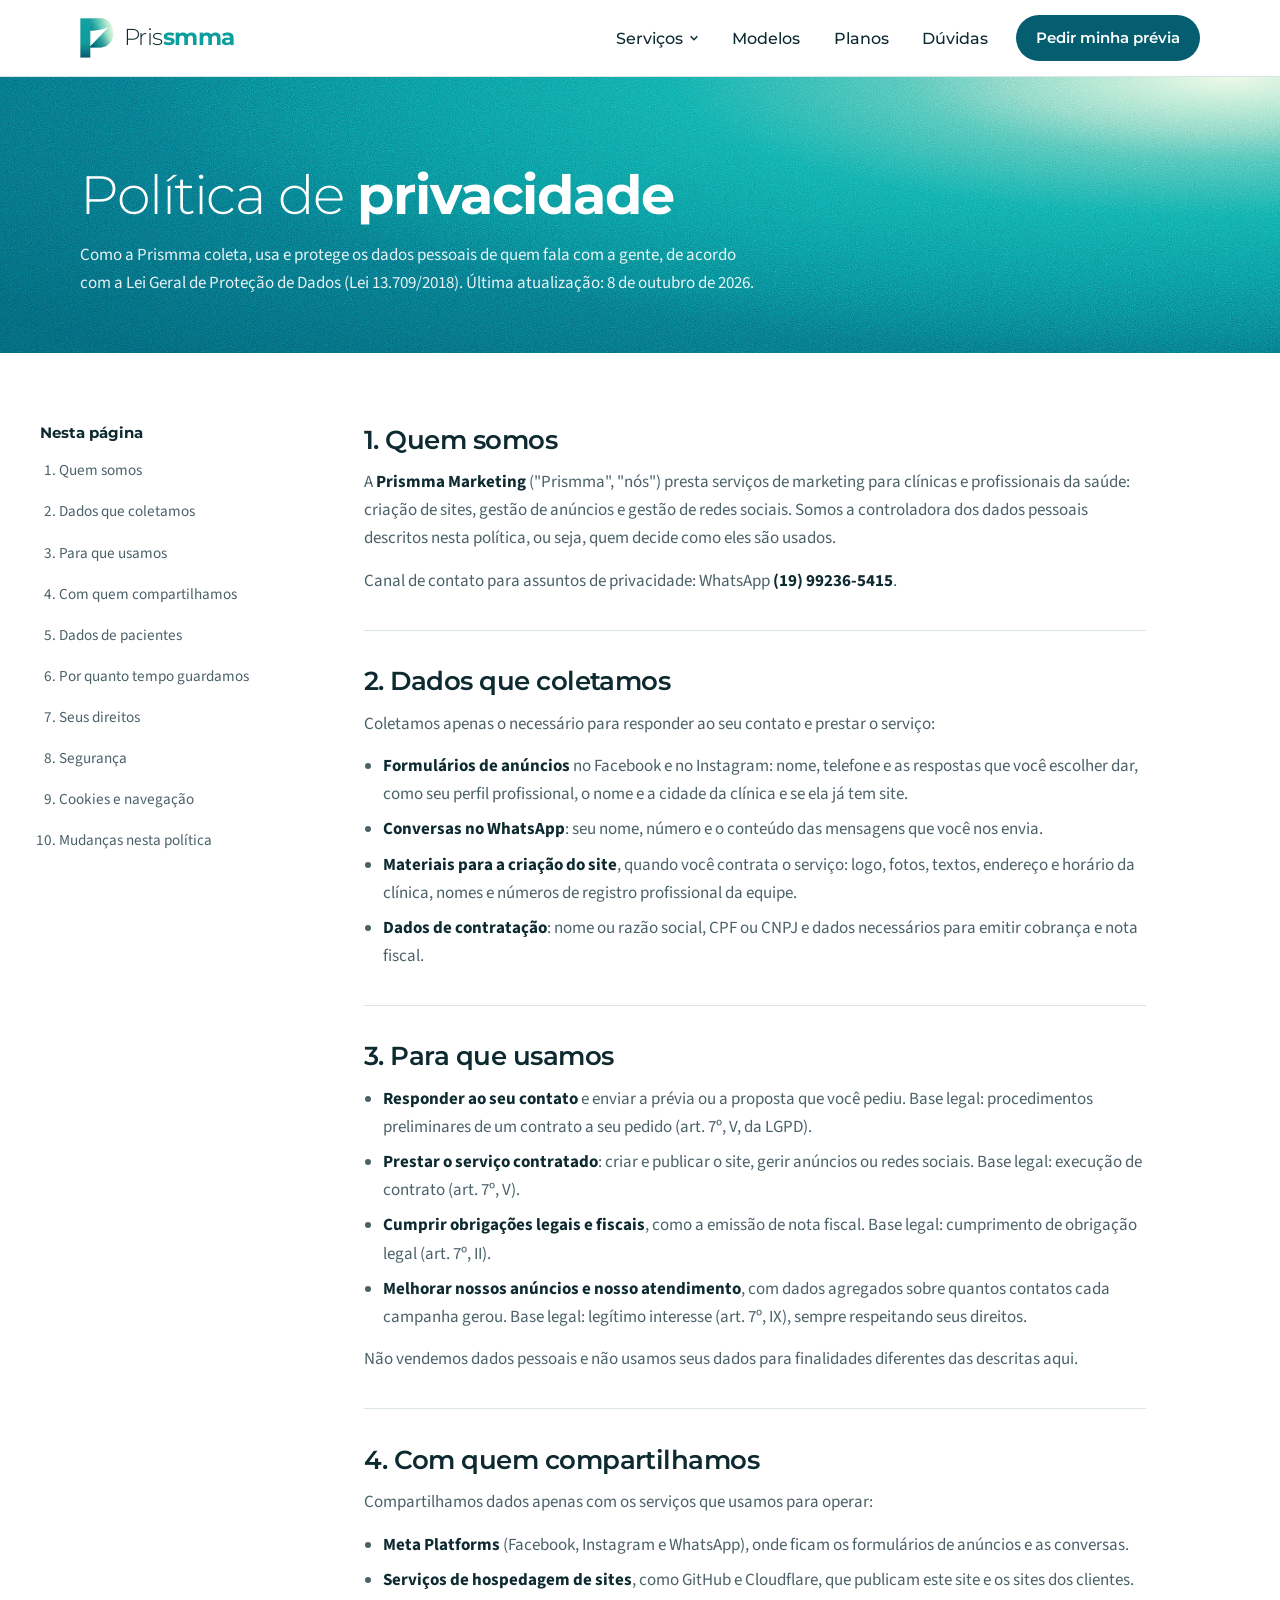
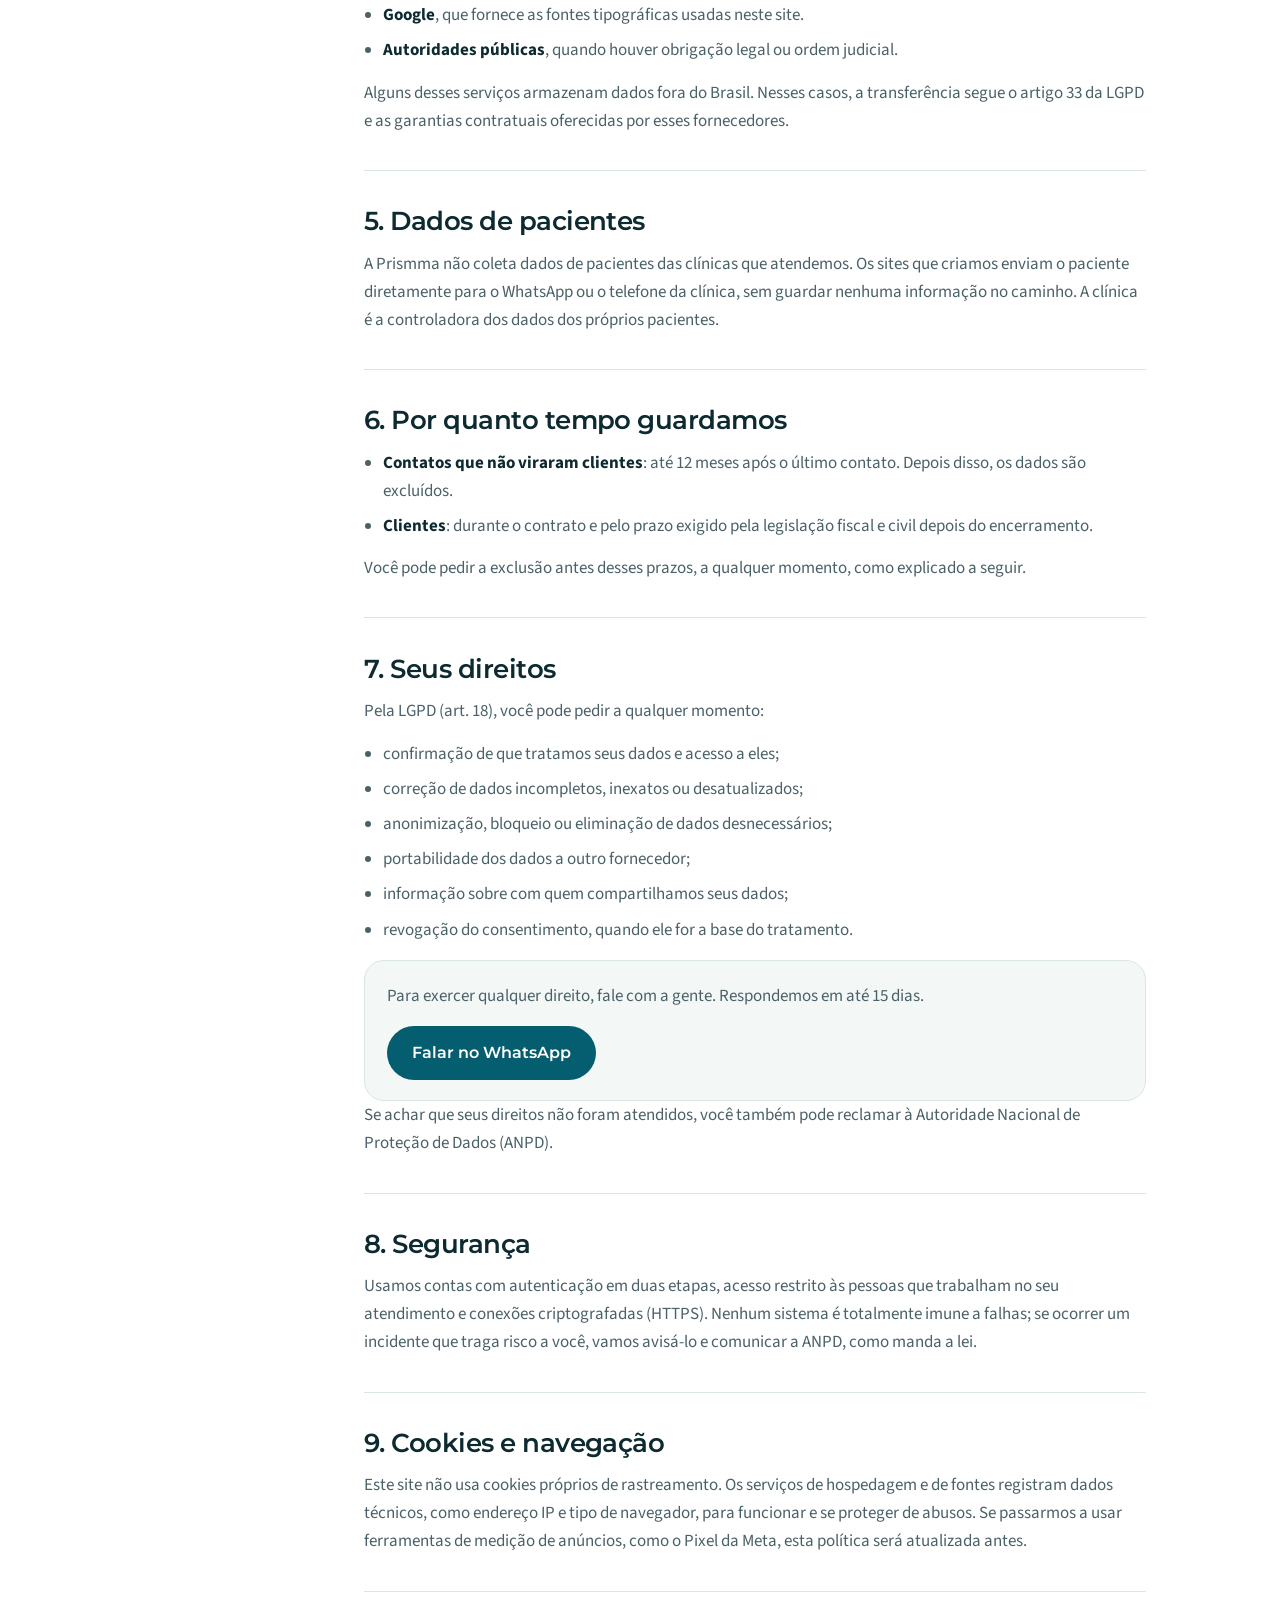
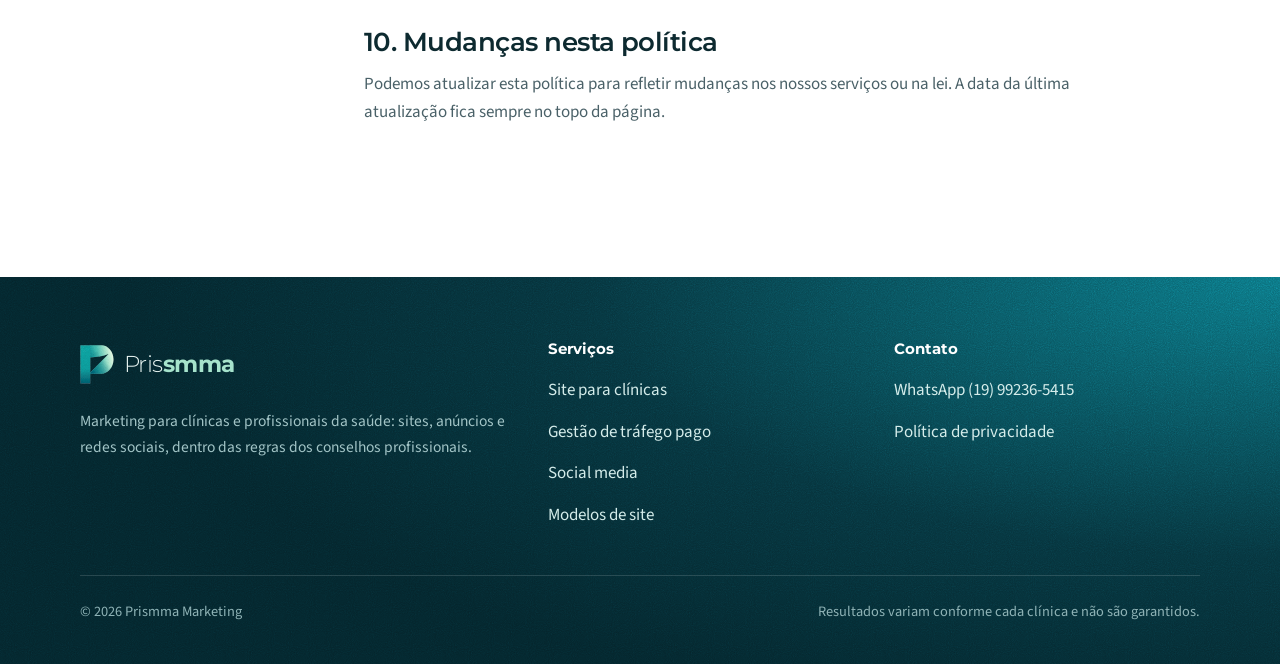
<file: politica-de-privacidade.html>
<!doctype html>
<html lang="pt-BR">
<head>
<meta charset="utf-8">
<meta name="viewport" content="width=device-width, initial-scale=1, viewport-fit=cover">
<title>Política de privacidade | Prismma</title>
<meta name="description" content="Como a Prismma coleta, usa e protege dados pessoais, de acordo com a LGPD.">
<link rel="canonical" href="https://prismma.shop/politica-de-privacidade">
<meta property="og:type" content="website">
<meta property="og:title" content="Política de privacidade | Prismma">
<meta property="og:description" content="Como a Prismma coleta, usa e protege dados pessoais, de acordo com a LGPD.">
<meta property="og:url" content="https://prismma.shop/politica-de-privacidade">
<meta property="og:image" content="https://prismma.shop/img/og-prismma.png">
<meta property="og:locale" content="pt_BR">
<meta name="theme-color" content="#045e6f">
<link rel="icon" href="img/prismma-p.svg" type="image/svg+xml">
<link rel="icon" href="favicon-32x32.png" sizes="32x32" type="image/png">
<link rel="apple-touch-icon" href="apple-touch-icon.png">
<link rel="manifest" href="site.webmanifest">
<link rel="preconnect" href="https://fonts.googleapis.com">
<link rel="preconnect" href="https://fonts.gstatic.com" crossorigin>
<link href="https://fonts.googleapis.com/css2?family=Montserrat:wght@200;300;400;500;600;700&family=Source+Sans+3:wght@400;600&display=swap" rel="stylesheet">
<link rel="stylesheet" href="site.css">
<style>
.doc-topo { padding: clamp(3rem, 7vw, 5.5rem) 0 clamp(2.5rem, 5vw, 3.5rem); }
.doc-topo h1 { color: #ffffff; font-size: clamp(2.1rem, 5vw, 3.4rem); font-weight: 300; max-width: 16em; }
.doc-topo h1 b { font-weight: 700; }
.doc-topo p { color: rgba(255, 255, 255, .9); margin-top: 1rem; max-width: 40em; }
.doc { display: grid; grid-template-columns: 260px minmax(0, 1fr); gap: clamp(2rem, 5vw, 4.5rem); padding: clamp(2.5rem, 6vw, 4.5rem) 0 5rem; }
.doc-indice { position: sticky; top: 100px; align-self: start; }
.doc-indice h2 { font-size: .95rem; letter-spacing: 0; margin-bottom: .6rem; }
.doc-indice ol { padding-left: 1.2rem; display: grid; gap: .1rem; color: var(--tinta-2); font-size: .95rem; }
.doc-indice a { display: inline-block; padding: .45rem 0; text-decoration: none; }
.doc-indice a:hover { color: var(--teal); text-decoration: underline; }
.doc-corpo { max-width: 46em; }
.doc-corpo section { padding-bottom: 2.2rem; margin-bottom: 2.2rem; border-bottom: 1px solid var(--linha); scroll-margin-top: 100px; }
.doc-corpo section:last-child { border-bottom: 0; }
.doc-corpo h2 { font-size: clamp(1.35rem, 2.4vw, 1.65rem); font-weight: 600; margin-bottom: .9rem; }
.doc-corpo p + p, .doc-corpo p + ul, .doc-corpo ul + p { margin-top: .9rem; }
.doc-corpo ul { padding-left: 1.2rem; display: grid; gap: .45rem; }
.doc-corpo strong { color: var(--tinta); }
.doc-corpo p, .doc-corpo li { color: var(--tinta-2); }
.contato-box { margin-top: 1rem; padding: 1.3rem 1.4rem; border-radius: 20px; background: var(--sup); border: 1px solid var(--linha); display: flex; flex-wrap: wrap; align-items: center; justify-content: space-between; gap: 1rem; }
.contato-box p { margin: 0; }
@media (max-width: 860px) {
  .doc { grid-template-columns: 1fr; }
  .doc-indice { position: static; padding: 1.2rem 1.3rem; border-radius: 20px; background: var(--sup); }
}

</style>
</head>
<body>
<a class="visual-oculto" href="#conteudo">Pular para o conteúdo</a>
<header class="topo">
  <div class="wrap topo-in">
    <a class="marca" href="index.html" aria-label="Prismma, página inicial"><img src="img/prismma-p.svg" width="34" height="39" alt=""><span>Pris<b>smma</b></span></a>
    <button class="menu-btn" type="button" aria-expanded="false" aria-controls="nav" aria-label="Abrir menu"><svg viewBox="0 0 24 24" fill="none" stroke="currentColor" stroke-width="2" stroke-linecap="round" aria-hidden="true"><path d="M4 7h16M4 12h16M4 17h16"/></svg></button>
    <nav class="nav" id="nav" aria-label="Principal">
      <div class="grupo">
        <button type="button" aria-expanded="false" aria-controls="sub-servicos">Serviços <svg class="seta" viewBox="0 0 12 12" fill="none" stroke="currentColor" stroke-width="1.8" aria-hidden="true"><path d="m2 4 4 4 4-4"/></svg></button>
        <div class="submenu" id="sub-servicos" hidden>
          <a href="index.html"><span class="ic grao"><svg viewBox="0 0 24 24" fill="none" stroke="currentColor" stroke-width="1.8" stroke-linecap="round" stroke-linejoin="round" aria-hidden="true"><rect x="6" y="2.5" width="12" height="19" rx="2.5"/><path d="M10.5 18.5h3"/></svg></span><span><b>Site para clínicas</b><small>Pronto em 48h, você aprova antes de pagar</small></span><span class="preco">R$ 197</span></a>
          <a href="planos.html#trafego"><span class="ic grao"><svg viewBox="0 0 24 24" fill="none" stroke="currentColor" stroke-width="1.8" stroke-linecap="round" stroke-linejoin="round" aria-hidden="true"><path d="M3 17l6-6 4 4 8-8"/><path d="M15 7h6v6"/></svg></span><span><b>Gestão de tráfego pago</b><small>Anúncios no Meta para gerar contatos no WhatsApp</small></span></a>
          <a href="planos.html#social"><span class="ic grao"><svg viewBox="0 0 24 24" fill="none" stroke="currentColor" stroke-width="1.8" stroke-linecap="round" stroke-linejoin="round" aria-hidden="true"><rect x="3" y="3" width="18" height="18" rx="5"/><circle cx="12" cy="12" r="4"/><path d="M17.5 6.5h.01"/></svg></span><span><b>Social media</b><small>Calendário, edição e publicação do Instagram</small></span></a>
        </div>
      </div>
      <a href="index.html#modelos">Modelos</a>
      <a href="planos.html">Planos</a>
      <a href="index.html#duvidas">Dúvidas</a>
      <a class="btn btn-acao" data-wa="Olá! Vim pelo site da Prismma e quero a prévia do site da minha clínica." data-evento="clique_whatsapp_topo">Pedir minha prévia</a>
    </nav>
  </div>
</header>

<main id="conteudo">
  <section class="doc-topo grao">
    <div class="wrap">
      <h1>Política de <b>privacidade</b></h1>
      <p>Como a Prismma coleta, usa e protege os dados pessoais de quem fala com a gente, de acordo com a Lei Geral de Proteção de Dados (Lei 13.709/2018). Última atualização: 8 de outubro de 2026.</p>
    </div>
  </section>

  <div class="wrap doc">
    <nav class="doc-indice" aria-labelledby="t-indice">
      <h2 id="t-indice">Nesta página</h2>
      <ol>
        <li><a href="#quem">Quem somos</a></li>
        <li><a href="#dados">Dados que coletamos</a></li>
        <li><a href="#uso">Para que usamos</a></li>
        <li><a href="#compartilhamento">Com quem compartilhamos</a></li>
        <li><a href="#pacientes">Dados de pacientes</a></li>
        <li><a href="#guarda">Por quanto tempo guardamos</a></li>
        <li><a href="#direitos">Seus direitos</a></li>
        <li><a href="#seguranca">Segurança</a></li>
        <li><a href="#cookies">Cookies e navegação</a></li>
        <li><a href="#mudancas">Mudanças nesta política</a></li>
      </ol>
    </nav>

    <div class="doc-corpo">
      <section id="quem">
        <h2>1. Quem somos</h2>
        <p>A <strong>Prismma Marketing</strong> ("Prismma", "nós") presta serviços de marketing para clínicas e profissionais da saúde: criação de sites, gestão de anúncios e gestão de redes sociais. Somos a controladora dos dados pessoais descritos nesta política, ou seja, quem decide como eles são usados.</p>
        <p>Canal de contato para assuntos de privacidade: WhatsApp <strong>(19) 99236-5415</strong>.</p>
      </section>

      <section id="dados">
        <h2>2. Dados que coletamos</h2>
        <p>Coletamos apenas o necessário para responder ao seu contato e prestar o serviço:</p>
        <ul>
          <li><strong>Formulários de anúncios</strong> no Facebook e no Instagram: nome, telefone e as respostas que você escolher dar, como seu perfil profissional, o nome e a cidade da clínica e se ela já tem site.</li>
          <li><strong>Conversas no WhatsApp</strong>: seu nome, número e o conteúdo das mensagens que você nos envia.</li>
          <li><strong>Materiais para a criação do site</strong>, quando você contrata o serviço: logo, fotos, textos, endereço e horário da clínica, nomes e números de registro profissional da equipe.</li>
          <li><strong>Dados de contratação</strong>: nome ou razão social, CPF ou CNPJ e dados necessários para emitir cobrança e nota fiscal.</li>
        </ul>
      </section>

      <section id="uso">
        <h2>3. Para que usamos</h2>
        <ul>
          <li><strong>Responder ao seu contato</strong> e enviar a prévia ou a proposta que você pediu. Base legal: procedimentos preliminares de um contrato a seu pedido (art. 7º, V, da LGPD).</li>
          <li><strong>Prestar o serviço contratado</strong>: criar e publicar o site, gerir anúncios ou redes sociais. Base legal: execução de contrato (art. 7º, V).</li>
          <li><strong>Cumprir obrigações legais e fiscais</strong>, como a emissão de nota fiscal. Base legal: cumprimento de obrigação legal (art. 7º, II).</li>
          <li><strong>Melhorar nossos anúncios e nosso atendimento</strong>, com dados agregados sobre quantos contatos cada campanha gerou. Base legal: legítimo interesse (art. 7º, IX), sempre respeitando seus direitos.</li>
        </ul>
        <p>Não vendemos dados pessoais e não usamos seus dados para finalidades diferentes das descritas aqui.</p>
      </section>

      <section id="compartilhamento">
        <h2>4. Com quem compartilhamos</h2>
        <p>Compartilhamos dados apenas com os serviços que usamos para operar:</p>
        <ul>
          <li><strong>Meta Platforms</strong> (Facebook, Instagram e WhatsApp), onde ficam os formulários de anúncios e as conversas.</li>
          <li><strong>Serviços de hospedagem de sites</strong>, como GitHub e Cloudflare, que publicam este site e os sites dos clientes.</li>
          <li><strong>Google</strong>, que fornece as fontes tipográficas usadas neste site.</li>
          <li><strong>Autoridades públicas</strong>, quando houver obrigação legal ou ordem judicial.</li>
        </ul>
        <p>Alguns desses serviços armazenam dados fora do Brasil. Nesses casos, a transferência segue o artigo 33 da LGPD e as garantias contratuais oferecidas por esses fornecedores.</p>
      </section>

      <section id="pacientes">
        <h2>5. Dados de pacientes</h2>
        <p>A Prismma não coleta dados de pacientes das clínicas que atendemos. Os sites que criamos enviam o paciente diretamente para o WhatsApp ou o telefone da clínica, sem guardar nenhuma informação no caminho. A clínica é a controladora dos dados dos próprios pacientes.</p>
      </section>

      <section id="guarda">
        <h2>6. Por quanto tempo guardamos</h2>
        <ul>
          <li><strong>Contatos que não viraram clientes</strong>: até 12 meses após o último contato. Depois disso, os dados são excluídos.</li>
          <li><strong>Clientes</strong>: durante o contrato e pelo prazo exigido pela legislação fiscal e civil depois do encerramento.</li>
        </ul>
        <p>Você pode pedir a exclusão antes desses prazos, a qualquer momento, como explicado a seguir.</p>
      </section>

      <section id="direitos">
        <h2>7. Seus direitos</h2>
        <p>Pela LGPD (art. 18), você pode pedir a qualquer momento:</p>
        <ul>
          <li>confirmação de que tratamos seus dados e acesso a eles;</li>
          <li>correção de dados incompletos, inexatos ou desatualizados;</li>
          <li>anonimização, bloqueio ou eliminação de dados desnecessários;</li>
          <li>portabilidade dos dados a outro fornecedor;</li>
          <li>informação sobre com quem compartilhamos seus dados;</li>
          <li>revogação do consentimento, quando ele for a base do tratamento.</li>
        </ul>
        <div class="contato-box">
          <p>Para exercer qualquer direito, fale com a gente. Respondemos em até 15 dias.</p>
          <a class="btn btn-acao" data-wa="Olá! Quero fazer uma solicitação sobre meus dados pessoais (LGPD)." data-evento="clique_whatsapp_lgpd">Falar no WhatsApp</a>
        </div>
        <p>Se achar que seus direitos não foram atendidos, você também pode reclamar à Autoridade Nacional de Proteção de Dados (ANPD).</p>
      </section>

      <section id="seguranca">
        <h2>8. Segurança</h2>
        <p>Usamos contas com autenticação em duas etapas, acesso restrito às pessoas que trabalham no seu atendimento e conexões criptografadas (HTTPS). Nenhum sistema é totalmente imune a falhas; se ocorrer um incidente que traga risco a você, vamos avisá-lo e comunicar a ANPD, como manda a lei.</p>
      </section>

      <section id="cookies">
        <h2>9. Cookies e navegação</h2>
        <p>Este site não usa cookies próprios de rastreamento. Os serviços de hospedagem e de fontes registram dados técnicos, como endereço IP e tipo de navegador, para funcionar e se proteger de abusos. Se passarmos a usar ferramentas de medição de anúncios, como o Pixel da Meta, esta política será atualizada antes.</p>
      </section>

      <section id="mudancas">
        <h2>10. Mudanças nesta política</h2>
        <p>Podemos atualizar esta política para refletir mudanças nos nossos serviços ou na lei. A data da última atualização fica sempre no topo da página.</p>
      </section>
    </div>
  </div>
</main>

<footer class="rodape grao-escuro">
  <div class="wrap rodape-in">
    <div>
      <a class="marca" href="index.html" aria-label="Prismma, página inicial"><img src="img/prismma-p.svg" width="34" height="39" alt=""><span>Pris<b>smma</b></span></a>
      <p>Marketing para clínicas e profissionais da saúde: sites, anúncios e redes sociais, dentro das regras dos conselhos profissionais.</p>
    </div>
    <div>
      <h4>Serviços</h4>
      <ul>
        <li><a href="index.html">Site para clínicas</a></li>
        <li><a href="planos.html#trafego">Gestão de tráfego pago</a></li>
        <li><a href="planos.html#social">Social media</a></li>
        <li><a href="index.html#modelos">Modelos de site</a></li>
      </ul>
    </div>
    <div>
      <h4>Contato</h4>
      <ul>
        <li><a data-wa="Olá! Vim pelo site da Prismma." data-evento="clique_whatsapp_rodape">WhatsApp (19) 99236-5415</a></li>
        <li><a href="politica-de-privacidade.html">Política de privacidade</a></li>
      </ul>
    </div>
    <div class="rodape-base">
      <span>© 2026 Prismma Marketing</span>
      <span>Resultados variam conforme cada clínica e não são garantidos.</span>
    </div>
  </div>
</footer>

<script src="site.js" defer></script>
</body>
</html>
</file>
<file: site.css>
/* Prismma — base do site */
:root {
  --petroleo: #045e6f;
  --petroleo-escuro: #06323b;
  --teal: #0c9d9d;
  --teal-vivo: #12a4a2;
  --agua: #3ab3ab;
  --menta: #a6e3cc;
  --nevoa: #e7f8e2;
  --fundo: #ffffff;
  --sup: #f3f8f6;
  --tinta: #0d2a30;
  --tinta-2: #4a6168;
  --linha: #d9e6e3;
  --foco: #0c9d9d;
  --acao-bg: #045e6f;
  --acao-tx: #ffffff;
  --degrade: linear-gradient(135deg, #025f72 0%, #0b8f94 30%, #12a4a2 52%, #4fbfb1 72%, #a6e3cc 88%, #eaf9e3 100%);
  --degrade-fundo: radial-gradient(120% 140% at 96% 0%, #eaf9e3 0%, #a6e3cc 9%, #4fbfb1 21%, #12a4a2 36%, #0b8f94 52%, #076f7e 72%, #045e6f 100%);
  --grao: url("data:image/svg+xml;utf8,<svg xmlns='http://www.w3.org/2000/svg' width='220' height='220'><filter id='n'><feTurbulence type='fractalNoise' baseFrequency='.95' numOctaves='2' stitchTiles='stitch'/><feColorMatrix type='saturate' values='0'/></filter><rect width='100%' height='100%' filter='url(%23n)'/></svg>");
  --raio: 28px;
  box-sizing: border-box;
  padding-top: env(safe-area-inset-top, 0px);
}
@media (prefers-color-scheme: dark) {
  :root:not([data-theme="light"]) {
    --fundo: #071b20; --sup: #0c262c; --tinta: #e6f3f0; --tinta-2: #a2bcc0; --linha: #1d3a40;
    --acao-bg: #a6e3cc; --acao-tx: #06323b;
  }
}
:root[data-theme="dark"] {
  --fundo: #071b20; --sup: #0c262c; --tinta: #e6f3f0; --tinta-2: #a2bcc0; --linha: #1d3a40;
  --acao-bg: #a6e3cc; --acao-tx: #06323b;
}
*, *::before, *::after { box-sizing: border-box; }
html { -webkit-text-size-adjust: 100%; scroll-padding-top: 88px; }
@media (prefers-reduced-motion: no-preference) { html { scroll-behavior: smooth; } }
body { margin: 0; background: var(--fundo); color: var(--tinta); font: 400 1.0625rem/1.65 "Source Sans 3", "Segoe UI", system-ui, sans-serif; }
img, svg { display: block; max-width: 100%; height: auto; }
h1, h2, h3, h4 { font-family: "Montserrat", "Segoe UI", system-ui, sans-serif; margin: 0; line-height: 1.1; color: var(--tinta); letter-spacing: -0.02em; }
p, ul, ol, dl, dd, figure { margin: 0; }
a { color: inherit; }
:focus-visible { outline: 3px solid var(--foco); outline-offset: 3px; border-radius: 6px; }
.wrap { width: 100%; max-width: 1200px; margin: 0 auto; padding: 0 clamp(1.25rem, 4vw, 2.5rem); }
.visual-oculto:not(:focus) { position: absolute !important; width: 1px; height: 1px; overflow: hidden; clip: rect(0 0 0 0); white-space: nowrap; }

/* Superfície assinatura: degradê da marca + granulado */
.grao { position: relative; isolation: isolate; background: var(--degrade-fundo); color: #ffffff; overflow: hidden; }
.grao::after { content: ""; position: absolute; inset: 0; z-index: -1; background-image: var(--grao); background-size: 220px 220px; mix-blend-mode: overlay; opacity: .8; pointer-events: none; }
.grao-escuro { position: relative; isolation: isolate; background: radial-gradient(90% 120% at 100% 0%, #0b6f7c 0%, #06323b 60%, #04242b 100%); color: #e6f3f0; overflow: hidden; }
.grao-escuro::after { content: ""; position: absolute; inset: 0; z-index: -1; background-image: var(--grao); background-size: 220px 220px; mix-blend-mode: overlay; opacity: .6; pointer-events: none; }

/* Marca */
.marca { display: inline-flex; align-items: center; gap: .6rem; text-decoration: none; min-height: 48px; }
.marca img { width: 34px; height: auto; }
.marca span { font: 300 1.45rem/1 "Montserrat", system-ui, sans-serif; letter-spacing: -0.02em; color: var(--tinta); }
.marca b { font-weight: 700; color: var(--teal); }

/* Botões */
.btn { display: inline-flex; align-items: center; justify-content: center; gap: .6rem; min-height: 54px; padding: .8rem 1.5rem; border-radius: 999px; border: 1.5px solid transparent; font: 600 1rem/1.2 "Montserrat", system-ui, sans-serif; text-decoration: none; cursor: pointer; }
.btn svg { width: 20px; height: 20px; flex: none; }
.btn-acao { background: var(--acao-bg); color: var(--acao-tx); }
.btn-acao:hover { filter: brightness(1.12); }
.btn-linha { border-color: currentColor; color: var(--tinta); background: transparent; }
.btn-linha:hover { background: var(--sup); }
.btn-claro { background: #ffffff; color: #045e6f; }
.btn-claro:hover { background: #eaf9e3; }
.btn-vidro { border-color: rgba(255, 255, 255, .55); color: #ffffff; background: rgba(255, 255, 255, .08); }
.btn-vidro:hover { background: rgba(255, 255, 255, .18); }

/* Cabeçalho */
.topo { position: sticky; top: 0; z-index: 30; background: color-mix(in srgb, var(--fundo) 92%, transparent); backdrop-filter: saturate(1.4) blur(10px); -webkit-backdrop-filter: saturate(1.4) blur(10px); border-bottom: 1px solid var(--linha); }
.topo-in { display: flex; align-items: center; justify-content: space-between; gap: 1rem; min-height: 76px; }
.nav { display: flex; align-items: center; gap: .3rem; }
.nav > a:not(.btn), .nav > .grupo > button { display: inline-flex; align-items: center; gap: .35rem; min-height: 48px; padding: 0 .9rem; border-radius: 999px; background: none; border: 0; color: var(--tinta); font: 500 .98rem "Montserrat", system-ui, sans-serif; text-decoration: none; cursor: pointer; }
.nav > a:not(.btn):hover, .nav > .grupo > button:hover, .nav > .grupo > button[aria-expanded="true"] { background: var(--sup); }
.nav .btn { margin-left: .5rem; min-height: 46px; padding: .6rem 1.2rem; font-size: .95rem; }
.seta { width: 10px; height: 10px; transition: transform .2s ease; }
[aria-expanded="true"] .seta { transform: rotate(180deg); }
.grupo { position: relative; }
.submenu { position: absolute; top: calc(100% + 10px); left: 50%; transform: translateX(-50%); width: min(560px, 92vw); padding: .6rem; border-radius: 22px; background: var(--fundo); border: 1px solid var(--linha); box-shadow: 0 24px 60px rgba(6, 50, 59, .16); display: grid; gap: .2rem; }
.submenu[hidden] { display: none; }
.submenu a { display: grid; grid-template-columns: 44px 1fr auto; align-items: center; gap: .9rem; padding: .8rem .9rem; border-radius: 16px; text-decoration: none; }
.submenu a:hover { background: var(--sup); }
.submenu .ic { width: 44px; height: 44px; border-radius: 13px; display: grid; place-items: center; color: #ffffff; }
.submenu .ic svg { width: 22px; height: 22px; }
.submenu b { display: block; font: 600 1rem/1.25 "Montserrat", system-ui, sans-serif; }
.submenu small { display: block; color: var(--tinta-2); font-size: .92rem; line-height: 1.35; }
.submenu .preco { font: 600 .9rem "Montserrat", system-ui, sans-serif; color: var(--teal); white-space: nowrap; }
.menu-btn { display: none; width: 48px; height: 48px; border-radius: 999px; border: 1px solid var(--linha); background: var(--fundo); color: var(--tinta); cursor: pointer; place-items: center; }
.menu-btn svg { width: 22px; height: 22px; }

/* Rodapé */
.rodape { padding: 4rem 0 2.5rem; }
.rodape-in { display: grid; grid-template-columns: 1.4fr 1fr 1fr; gap: 2.5rem; }
.rodape .marca span { color: #e6f3f0; }
.rodape .marca b { color: #a6e3cc; }
.rodape p { color: #a2c4c6; font-size: .97rem; max-width: 30em; margin-top: 1rem; }
.rodape h4 { font-size: .95rem; color: #ffffff; margin-bottom: .8rem; letter-spacing: 0; }
.rodape ul { list-style: none; padding: 0; display: grid; gap: .1rem; }
.rodape li a { display: inline-flex; align-items: center; min-height: 40px; color: #d4ecea; text-decoration: none; }
.rodape li a:hover { color: #ffffff; text-decoration: underline; }
.rodape-base { grid-column: 1 / -1; border-top: 1px solid rgba(255, 255, 255, .14); padding-top: 1.5rem; display: flex; flex-wrap: wrap; justify-content: space-between; gap: .8rem; font-size: .9rem; color: #8fb3b6; }

/* Botão flutuante */
.flutua { position: fixed; right: 1rem; bottom: calc(1rem + env(safe-area-inset-bottom, 0px)); z-index: 25; display: none; }
.flutua.oculta { opacity: 0; pointer-events: none; transform: translateY(12px); }
@media (prefers-reduced-motion: no-preference) { .flutua { transition: opacity .2s ease, transform .2s ease; } }
.flutua .btn { box-shadow: 0 10px 28px rgba(6, 50, 59, .3); }

@media (max-width: 960px) {
  .menu-btn { display: grid; }
  .nav { display: none; position: absolute; left: 0; right: 0; top: 100%; flex-direction: column; align-items: stretch; gap: .2rem; padding: .8rem clamp(1.25rem, 4vw, 2.5rem) 1.4rem; background: var(--fundo); border-bottom: 1px solid var(--linha); box-shadow: 0 24px 40px rgba(6, 50, 59, .12); max-height: calc(100svh - 76px); overflow-y: auto; }
  .nav.aberta { display: flex; }
  .nav > a:not(.btn), .nav > .grupo > button { width: 100%; justify-content: space-between; font-size: 1.05rem; min-height: 54px; }
  .submenu { position: static; transform: none; width: 100%; box-shadow: none; border: 0; padding: 0 0 .4rem; background: transparent; }
  .nav .btn { margin: .6rem 0 0; }
  .rodape-in { grid-template-columns: 1fr 1fr; }
  .rodape-in > div:first-child { grid-column: 1 / -1; }
  .flutua { display: block; }
}
@media (max-width: 540px) {
  .submenu a { grid-template-columns: 40px 1fr; }
  .submenu .preco { grid-column: 2; }
  .rodape-in { grid-template-columns: 1fr; }
}

.abrir svg { width: 18px; height: 18px; }
a.visual-oculto:focus { position: fixed; top: .5rem; left: .5rem; z-index: 50; padding: .7rem 1rem; border-radius: 12px; background: var(--acao-bg); color: var(--acao-tx); }
</file>
